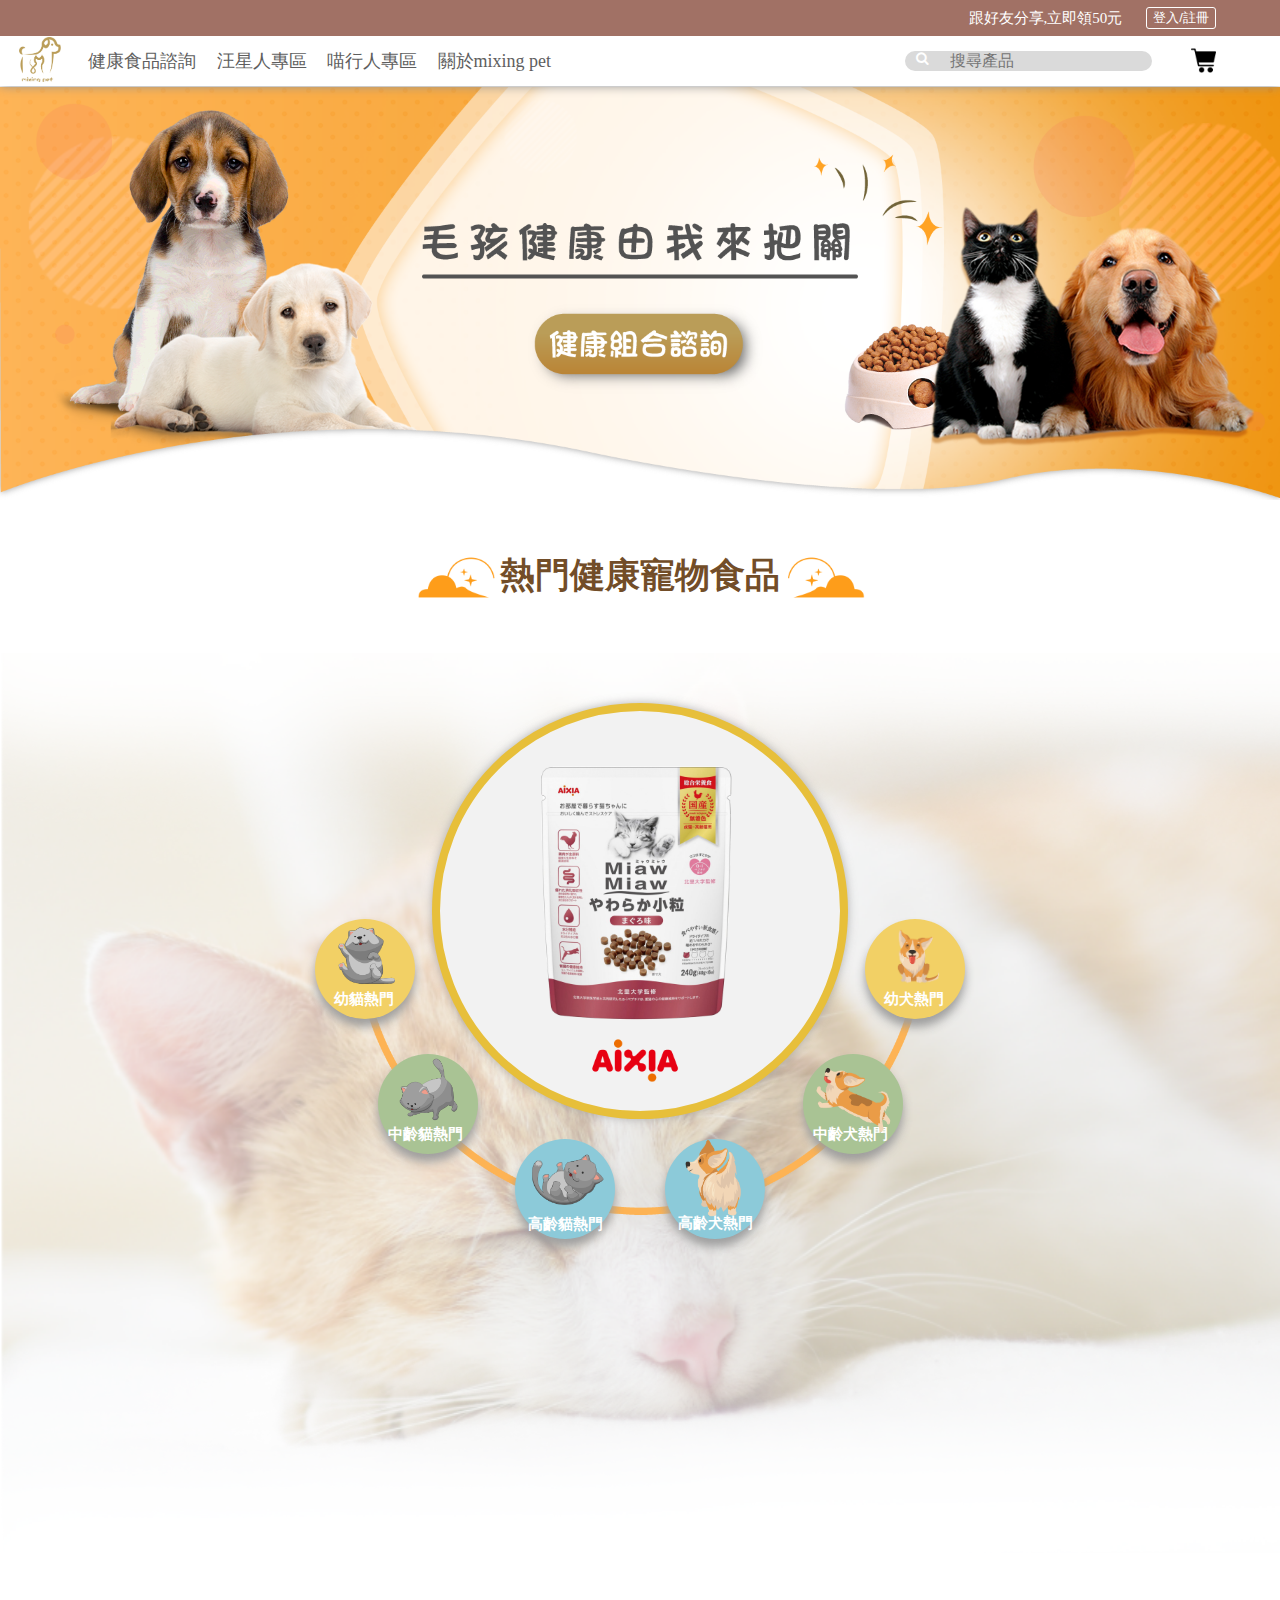
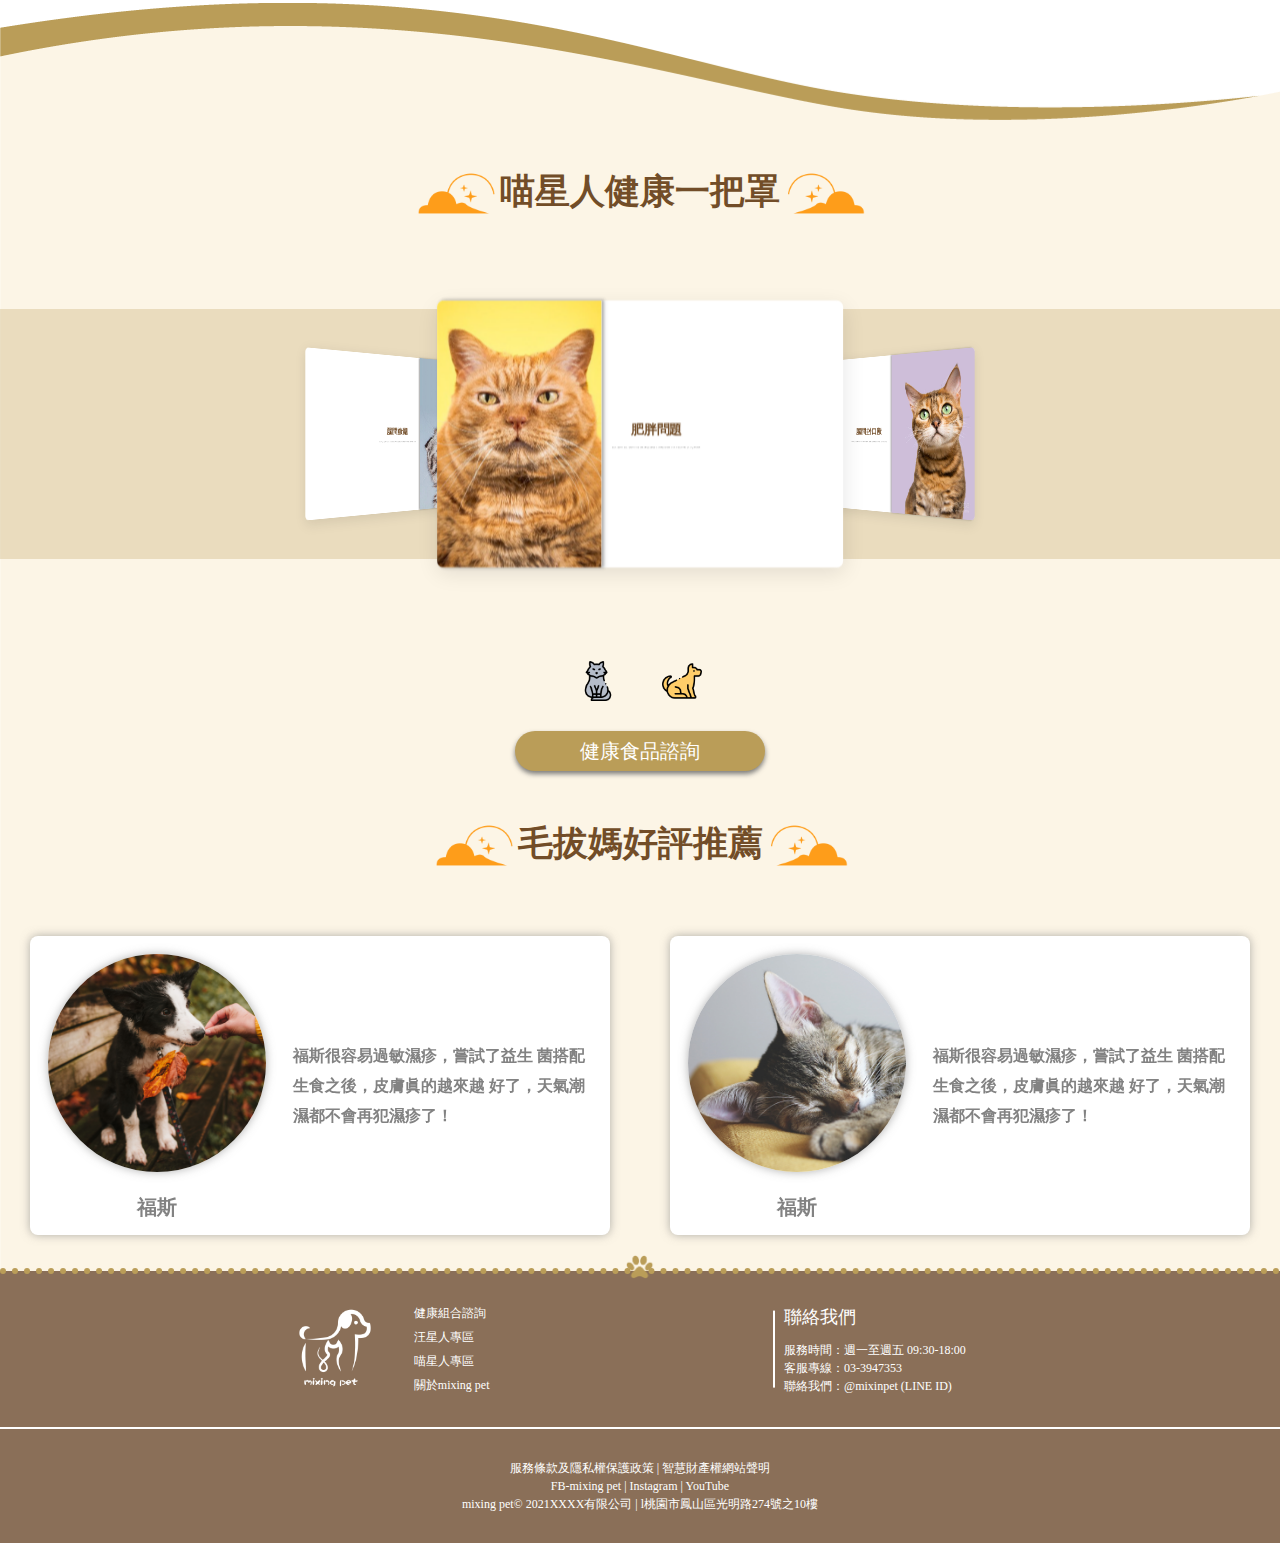
<file: index.html>
<!DOCTYPE html>
<html lang="en">

<head>
    <meta charset="UTF-8">
    <meta http-equiv="X-UA-Compatible" content="IE=edge">
    <meta name="viewport" content="width=device-width, initial-scale=1.0">
    <title>mixing pet</title>
    <link rel="stylesheet" href="css/reset.css">
    <link rel="stylesheet" href="css/index.css">
    <link href="//maxcdn.bootstrapcdn.com/font-awesome/4.1.0/css/font-awesome.min.css" rel="stylesheet">
</head>

<body>
    <nav>
        <div class="navbar-wrap">
            <div class="navbar-item">
                <p>跟好友分享,立即領50元</p>
                <div class="sign-in">
                    <button>登入/註冊</button>
                </div>
            </div>
        </div>
        <div class="menu-wrap">
            <div class="menu-item">
                <a href="index.html">
                    <img class="logo" src="pic/mixing-pet.png">
                </a>
            </div>
            <div class="search-product">
                <button class="icon"><i class="fa fa-search"></i></button>
                <input type="search" id="search" placeholder="搜尋產品" />
            </div>
            <div class="menu-btn-wrap">
                <ul class="menu-btn">

                    <li><a href="healthy-combination.html">健康食品諮詢 </a></li>


                    <li> <a href="dog-product.html">汪星人專區 </a></li>


                    <li> <a href="cat-product.html">喵行人專區 </a></li>


                    <li> <a href="about-us.html">關於mixing pet </a></li>

                </ul>
            </div>
            <div class="shopping-cart">
                <img src="pic/icon/cart.png" alt="">
            </div>
            <div class="hamburger">
                <button id="hamburger_bt"><img src="pic/icon/menu.png"></button>
                <ul id="hamburger_menu">
                    <li><a href="healthy-combination.html">健康食品諮詢</a></li>
                    <li><a href="dog-product.html">汪星人專區</a></li>
                    <li><a href="cat-product.html">喵星人專區</a></li>
                    <li><a href="about-us.html">關於mixing pet</a></li>
                </ul>
            </div>

        </div>
    </nav>
    <div class="banner">
        <a href="healthy-combination.html"><img src="pic/banner.png" alt=""></a>
    </div>

    <!-- --------------------------------熱門商品 -->

    <div class="popular">
        <div class="page-title-wrap">
            <h1>熱門健康寵物食品</h1>
        </div>
        <div class="popular-item change-pg fade">
            <div class="bg"></div>
            <div class="popular-top">
                <div class="pol-crl" id="pol_crl_c">
                    <a href="product-description.html">
                        <img class="big-pic-1 " id="big_pic_c_1" src="pic/product/AixiA-1-2.png" alt="">
                    </a>
                    <a href="#">
                        <img class="big-pic-2 remove" id="big_pic_c_2" src="pic/product/origin-1-2.png" alt="">
                    </a>
                    <a href="#">
                        <img class="big-pic-3 remove" id="big_pic_c_3" src="pic/product/ANF-1-2.png" alt="">
                    </a>
                </div>
                <button class="next" onclick="plusSlides(1)">CAT ></button>
            </div>

            <div class="choose">
                <button class="young-btn" id="young_btn_c">
                    <img src="pic/cat-1.png" alt="">
                    <p>幼貓</p>
                </button>
                <button class="middle-btn" id="middle_btn_c">
                    <img src="pic/cat-2.png" alt="">
                    <p>中齡貓</p>
                </button>
                <button class="old-btn" id="old_btn_c">
                    <img src="pic/cat-3.png" alt="">
                    <p>高齡貓</p>
                </button>
            </div>
        </div>
        <!-- ---------------------dog -->

        <div class="popular-item-dog change-pg fade">
            <div class="bg"></div>
            <div class="popular-top">
                <div class="pol-crl" id="pol_crl_d">
                    <a href="#">
                        <img class="big-pic-1 " id="big_pic_d_1" src="pic/product/toma-1-2.png" alt="">
                    </a>
                    <a href="#">
                        <img class="big-pic-2 remove" id="big_pic_d_2" src="pic/product/hiq-1-2.png" alt="">
                    </a>
                    <a href="#">
                        <img class="big-pic-3 remove" id="big_pic_d_3" src="pic/product/nutram-1-2.png" alt="">
                    </a>
                </div>
                <button class="next" onclick="plusSlides(1)">DOG ></button>
            </div>

            <div class="choose">
                <button class="young-btn" id="young_btn_d">
                    <img src="pic/dog-1.png" alt="">
                    <p>幼犬</p>
                </button>
                <button class="middle-btn" id="middle_btn_d">
                    <img src="pic/dog-2.png" alt="">
                    <p>中齡犬</p>
                </button>
                <button class="old-btn" id="old_btn_d">
                    <img src="pic/dog-3.png" alt="">
                    <p>高齡犬</p>
                </button>
            </div>
        </div>

    </div>
    <!-- -------------------------popular-b-RWD -->
    <div class="page-title-wrap delete">
        <h1>熱門健康寵物食品</h1>
    </div>
    <div class="popular-b">
        <div class="popular-item">
            <div class="pol-crl-rwd" id="pol-crl-rwd">
                <a href="product-description.html">
                    <img class="big-pic-1-rwd " id="big_pic_c_1_rwd" src="pic/product/AixiA-1-2.png" alt="">
                </a>
                <a href="#">
                    <img class="big-pic-1-rwd remove" id="big_pic_c_2_rwd" src="pic/product/origin-1-2.png" alt="">
                </a>
                <a href="#">
                    <img class="big-pic-1-rwd remove" id="big_pic_c_3_rwd" src="pic/product/ANF-1-2.png" alt="">
                </a>
                <a href="#">
                    <img class="big-pic-1-rwd remove" id="big_pic_d_1_rwd" src="pic/product/toma-1-2.png" alt="">
                </a>
                <a href="#">
                    <img class="big-pic-1-rwd remove" id="big_pic_d_2_rwd" src="pic/product/hiq-1-2.png" alt="">
                </a>
                <a href="#">
                    <img class="big-pic-1-rwd remove" id="big_pic_d_3_rwd" src="pic/product/nutram-1-2.png" alt="">
                </a>

            </div>
            <div class="semicircle">
                <img class="semicircle_line" src="pic/semicircle.png" alt="">
                <div class="yellow">
                    <div class="yellow-circle-cat" id="young_btn_c_rwd">
                        <img src="pic/cat-1.png" alt="">
                        <p>幼貓熱門</p>
                    </div>

                    <div class="yellow-circle-dog" id="young_btn_d_rwd">
                        <img src="pic/dog-1.png" alt="">
                        <p>幼犬熱門</p>
                    </div>

                </div>
                <div class="green">
                    <div class="green-circle-cat" id="middle_btn_c_rwd">
                        <img src="pic/cat-2.png" alt="">
                        <p>中齡貓熱門</p>
                    </div>
                    <div class="green-circle-dog" id="middle_btn_d_rwd">
                        <img src="pic/dog-2.png" alt="">
                        <p>中齡犬熱門</p>
                    </div>
                </div>
                <div class="blue">
                    <div class="blue-circle-cat" id="old_btn_c_rwd">
                        <img src="pic/cat-3.png" alt="">
                        <p>高齡貓熱門</p>
                    </div>
                    <div class="blue-circle-dog" id="old_btn_d_rwd">
                        <img src="pic/dog-3.png" alt="">
                        <p>高齡犬熱門</p>
                    </div>
                </div>

            </div>
        </div>
    </div>
    <!-- ------------------------------------------ -->
    <div class="contain-wrap">
        <div class="slideshow-dot">
            <div class="health-item fade">
                <div class="page-title-wrap move-top">
                    <h1>喵星人健康一把罩</h1>
                </div>
                <div class="health-box">
                    <div class="icon-cards ">
                        <div class="icon-cards__content">
                            <div class="icon-cards__item d-flex align-items-center justify-content-center">
                                <img src="pic/cat-pic-1.jpg" alt="">

                                <div class="health-introduction-tx">
                                    <h2>肥胖問題</h2>
                                    <p>
                                        關節疾病，尤其是退化性關節炎，主要皆是一種永久性的關節問題，除非直接做手術或置換關節，治療最重要目標是緩解狗狗的不舒服、防止關節疾病進一步的惡化，以及盡可能地保留功能。
                                    </p>
                                </div>
                            </div>
                            <div class="icon-cards__item d-flex align-items-center justify-content-center">
                                <img src="pic/cat-pic-2.jpg" alt="">

                                <div class="health-introduction-tx">
                                    <h2>適口性問題</h2>
                                    <p>
                                        關節疾病，尤其是退化性關節炎，主要皆是一種永久性的關節問題，除非直接做手術或置換關節，治療最重要目標是緩解狗狗的不舒服、防止關節疾病進一步的惡化，以及盡可能地保留功能。
                                    </p>
                                </div>
                            </div>
                            <div class="icon-cards__item d-flex align-items-center justify-content-center">
                                <img src="pic/cat-pic-3.jpg" alt="">

                                <div class="health-introduction-tx">
                                    <h2>腸道問題</h2>
                                    <p>
                                        關節疾病，尤其是退化性關節炎，主要皆是一種永久性的關節問題，除非直接做手術或置換關節，治療最重要目標是緩解狗狗的不舒服、防止關節疾病進一步的惡化，以及盡可能地保留功能。
                                    </p>
                                </div>
                            </div>
                        </div>
                    </div>
                </div>
            </div>

            <div class="health-item fade">
                <div class="page-title-wrap move-top">
                    <h1>汪星人健康一把罩</h1>
                </div>
                <div class="health-box">
                    <div class="icon-cards ">
                        <div class="icon-cards__content">
                            <div class="icon-cards__item d-flex align-items-center justify-content-center">
                                <img src="pic/dog-pic-1.jpg" alt="">

                                <div class="health-introduction-tx">
                                    <h2>關節問題</h2>
                                    <p>
                                        關節疾病，尤其是退化性關節炎，主要皆是一種永久性的關節問題，除非直接做手術或置換關節，治療最重要目標是緩解狗狗的不舒服、防止關節疾病進一步的惡化，以及盡可能地保留功能。
                                    </p>
                                </div>
                            </div>
                            <div class="icon-cards__item d-flex align-items-center justify-content-center">
                                <img src="pic/dog-pic-2.jpg" alt="">

                                <div class="health-introduction-tx">
                                    <h2>適口性問題</h2>
                                    <p>
                                        關節疾病，尤其是退化性關節炎，主要皆是一種永久性的關節問題，除非直接做手術或置換關節，治療最重要目標是緩解狗狗的不舒服、防止關節疾病進一步的惡化，以及盡可能地保留功能。
                                    </p>
                                </div>
                            </div>
                            <div class="icon-cards__item d-flex align-items-center justify-content-center">
                                <img src="pic/dog-pic-3.jpg" alt="">

                                <div class="health-introduction-tx">
                                    <h2>腸道問題</h2>
                                    <p>
                                        關節疾病，尤其是退化性關節炎，主要皆是一種永久性的關節問題，除非直接做手術或置換關節，治療最重要目標是緩解狗狗的不舒服、防止關節疾病進一步的惡化，以及盡可能地保留功能。
                                    </p>
                                </div>
                            </div>
                        </div>
                    </div>
                </div>
            </div>
        </div>

        <div class="choose-wrap">
            <img class="choose-pic" src="pic/icon/cat-icon.png" onclick="currentSlide(1)">
            <img class="choose-pic" src="pic/icon/dog-icon.png" onclick="currentSlide(2)">
        </div>

        <div class="advisory-btn-box">
            <button class="advisory-btn">健康食品諮詢</button>
        </div>

        <!-- ----------------------------- -->
        <div class="page-title-wrap move-top-2">
            <h1>毛拔媽好評推薦</h1>
        </div>
        <div class="comment-wrap">
            <div class="comment-item">
                <div class="card-wrapper">
                    <div class="comment-card front">
                        <div class="card-pic">
                            <img src="pic/comment-1.jpg" alt="">
                            <p>福斯</p>
                        </div>
                        <div class="card-text">
                            <p>福斯很容易過敏濕疹，嘗試了益生
                                菌搭配生食之後，皮膚眞的越來越
                                好了，天氣潮濕都不會再犯濕疹了！
                            </p>
                        </div>
                    </div>
                    <div class="comment-card back">
                        <div class="card-pic">
                            <img src="pic/comment-3.jpg" alt="">
                            <p>福斯</p>
                        </div>
                        <div class="card-text">
                            <p>福斯很容易過敏濕疹，嘗試了益生
                                菌搭配生食之後，皮膚眞的越來越
                                好了，天氣潮濕都不會再犯濕疹了！
                            </p>
                        </div>
                    </div>
                </div>

            </div>
            <div class="comment-item">
                <div class="card-wrapper">
                    <div class="comment-card front2">
                        <div class="card-pic">
                            <img src="pic/comment-2.jpg" alt="">
                            <p>福斯</p>
                        </div>
                        <div class="card-text">
                            <p>福斯很容易過敏濕疹，嘗試了益生
                                菌搭配生食之後，皮膚眞的越來越
                                好了，天氣潮濕都不會再犯濕疹了！
                            </p>
                        </div>
                    </div>
                    <div class="comment-card back2">
                        <div class="card-pic">
                            <img src="pic/comment-4.jpg" alt="">
                            <p>福斯</p>
                        </div>
                        <div class="card-text">
                            <p>福斯很容易過敏濕疹，嘗試了益生
                                菌搭配生食之後，皮膚眞的越來越
                                好了，天氣潮濕都不會再犯濕疹了！
                            </p>
                        </div>
                    </div>
                </div>

            </div>
        </div>
    </div>

    <footer>
        <div class="top-wrap">
            <div class="left-wrap">
                <div class="footer-logo">
                    <img src="pic/mixing-pet-w.png" alt="">
                </div>
                <div class="about-wrap">
                    <a href="healthy-combination.html">健康組合諮詢</a>
                    <a href="dog-product.html">汪星人專區</a>
                    <a href="dog-product.html">喵星人專區</a>
                    <a href="about-us.html">關於mixing pet</a>
                </div>
            </div>
            <div class="right-wrap">
                <p class="contact-us">聯絡我們</p>
                <p>服務時間：週一至週五 09:30-18:00</p>
                <p>客服專線：03-3947353</p>
                <p>聯絡我們：@mixinpet (LINE ID)</p>
            </div>
        </div>
        <div class="bottom-wrap">
            <div class="about-detail-wrap">
                <p>服務條款及隱私權保護政策 | 智慧財產權網站聲明</p>
                <p>FB-mixing pet | Instagram | YouTube</p>
                <p>mixing pet© 2021XXXX有限公司 | l桃園市鳳山區光明路274號之10樓</p>
            </div>
        </div>

    </footer>

    <script src="js/index.js"></script>
</body>

</html>
</file>
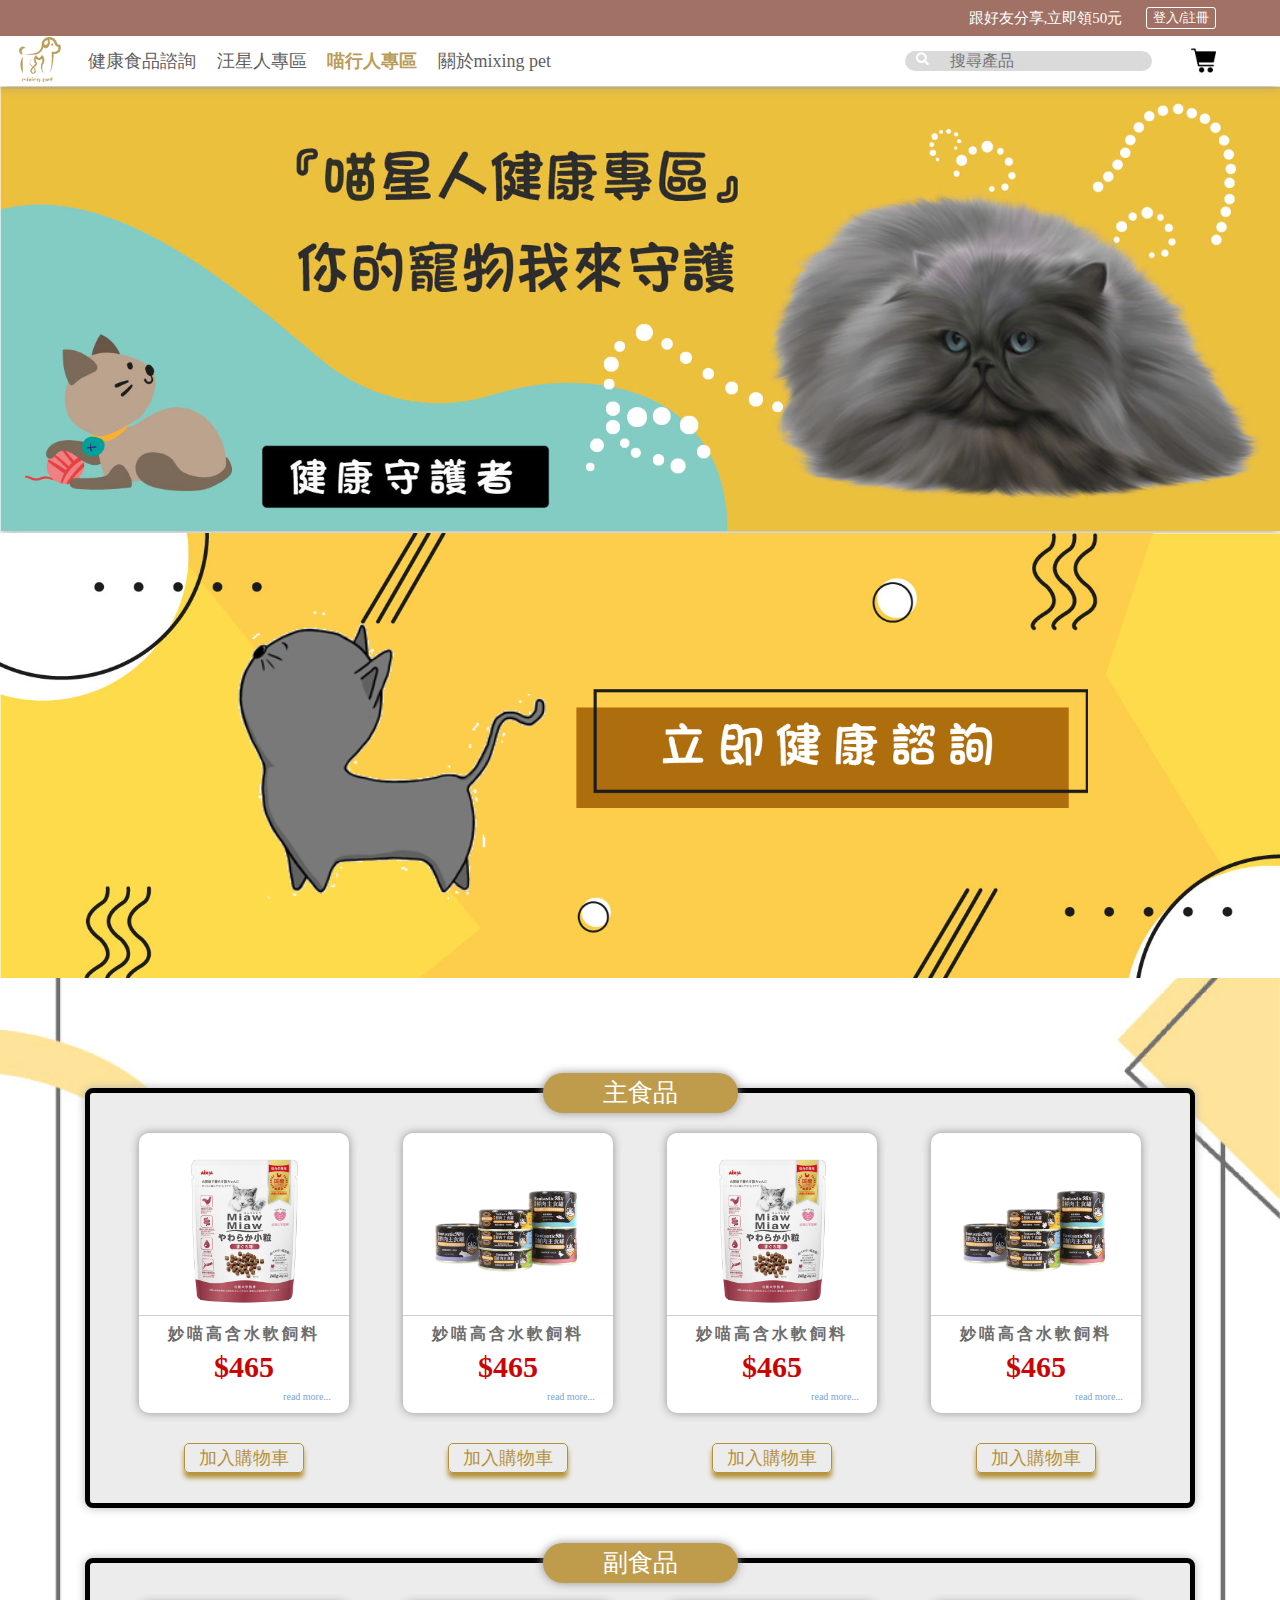
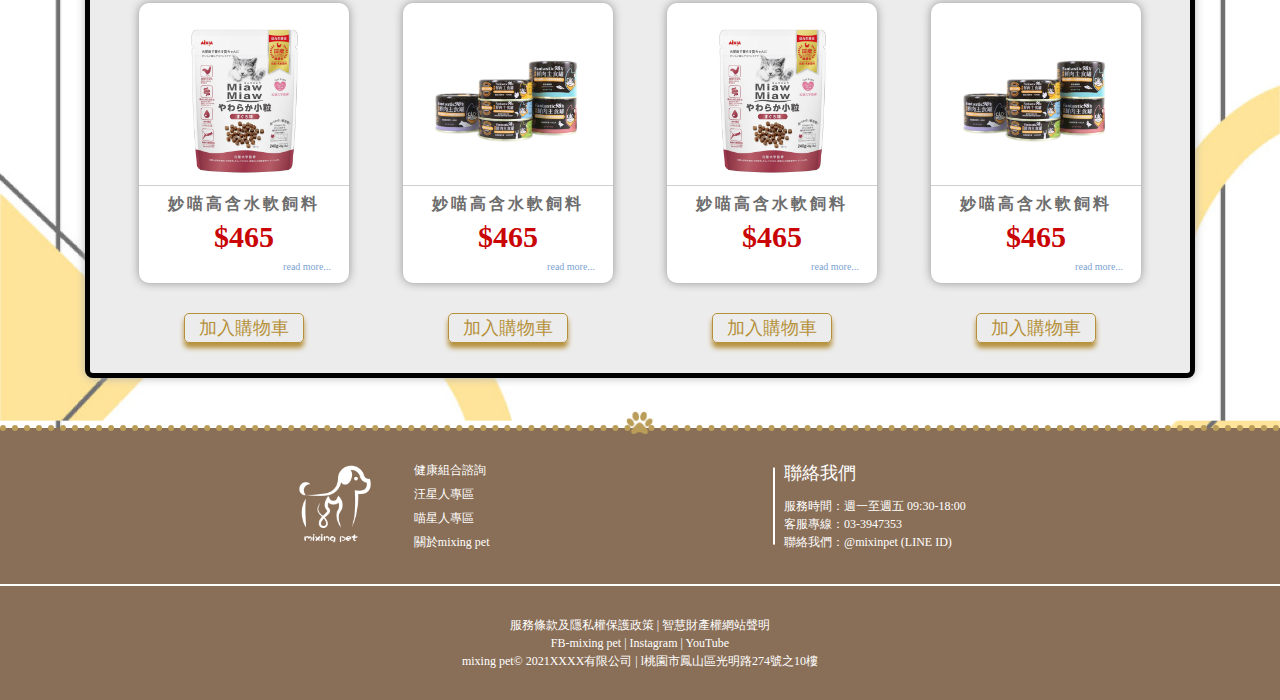
<file: cat-product.html>
<!DOCTYPE html>
<html lang="en">
<head>
    <meta charset="UTF-8">
    <meta http-equiv="X-UA-Compatible" content="IE=edge">
    <meta name="viewport" content="width=device-width, initial-scale=1.0">
    <title>喵星人專區</title>
    <link rel="stylesheet" href="css/reset.css">
    <link rel="stylesheet" href="css/dog-product.css">
    <link href="//maxcdn.bootstrapcdn.com/font-awesome/4.1.0/css/font-awesome.min.css" rel="stylesheet">
    <link href="css/animation.css" rel="stylesheet">

</head>
<body>
    <nav>
        <div class="navbar-wrap">
            <div class="navbar-item">
                <p>跟好友分享,立即領50元</p>
                <div class="sign-in">
                    <button>登入/註冊</button>
                </div>
            </div>
        </div>
        <div class="menu-wrap">
            <div class="menu-item">
                <a href="index.html">
                    <img class="logo" src="pic/mixing-pet.png">
                </a>
            </div>
            <div class="search-product">
                <button class="icon"><i class="fa fa-search"></i></button>
                <input type="search" id="search" placeholder="搜尋產品" />
            </div>
            <div class="menu-btn-wrap">
                <ul class="menu-btn">

                    <li><a href="healthy-combination.html">健康食品諮詢 </a></li>


                    <li > <a href="dog-product.html">汪星人專區 </a></li>


                    <li class="page-color"> <a href="cat-product.html">喵行人專區 </a></li>


                    <li> <a href="about-us.html">關於mixing pet </a></li>

                </ul>
            </div>
            <div class="shopping-cart">
                <img src="pic/icon/cart.png" alt="">
            </div>
            <div class="hamburger">
                <button id="hamburger_bt"><img src="pic/icon/menu.png"></button>
                <ul id="hamburger_menu">
                    <li><a href="healthy-combination.html">健康食品諮詢</a></li>
                    <li><a href="dog-product.html">汪星人專區</a></li>
                    <li><a href="cat-product.html">喵星人專區</a></li>
                    <li><a href="about-us.html">關於mixing pet</a></li>
                </ul>
            </div>

        </div>
    </nav>
    <!-- ---------------------------------- -->
   <div class="banner">
       <img src="pic/bannerCat.jpg" alt="">
   </div>
   <div class="result-tittle">
    <img src="pic/advisory_banner-bg.jpg" alt="">
   <img  class="dog-gif"  src="pic/cat-gif.gif" alt="">
   <a href="healthy-combination.html"> <img  class="advisory_banner-bt animate__animated animate__pulse animate__infinite" src="pic/advisory_banner-bt.png" alt=""></a>
</div>
   <div class="content-wrap">
       
    <div class="product-item">
        <div class="product-tittle">
            <h3>主食品</h3>
        </div>
        <div class="pro-all-wrap">
            <div class="cat-product-card-box">
                <a href="product-description.html">
                    <div class="cat-product-card">
                        <img src="pic/product/AixiA-1.png" alt="">
                        <h4>妙喵高含水軟飼料</h4>
                        <p class="price">$465</p>
                        <p class="read-more">read more...</p>
                    </div>
                </a>
                <div class="btn-box">
                    <button>加入購物車</button>
                </div>
            </div>
            <div class="cat-product-card-box">
                <a href="product-description.html">
                    <div class="cat-product-card">
                        <img src="pic/product/Canned.png" alt="">
                        <h4>妙喵高含水軟飼料</h4>
                        <p class="price">$465</p>
                        <p class="read-more">read more...</p>
                    </div>
                </a>
                <div class="btn-box">
                    <button>加入購物車</button>
                </div>
            </div>
            <div class="cat-product-card-box">
                <a href="product-description.html">
                    <div class="cat-product-card">
                        <img src="pic/product/AixiA-1.png" alt="">
                        <h4>妙喵高含水軟飼料</h4>
                        <p class="price">$465</p>
                        <p class="read-more">read more...</p>
                    </div>
                </a>
                <div class="btn-box">
                    <button>加入購物車</button>
                </div>
            </div>
            <div class="cat-product-card-box">
                <a href="product-description.html">
                    <div class="cat-product-card">
                        <img src="pic/product/Canned.png" alt="">
                        <h4>妙喵高含水軟飼料</h4>
                        <p class="price">$465</p>
                        <p class="read-more">read more...</p>
                    </div>
                </a>
                <div class="btn-box">
                    <button>加入購物車</button>
                </div>
            </div>
        </div>
        
    </div>
 

    <div class="product-item move">
        <div class="product-tittle">
            <h3>副食品</h3>
        </div>
        <div class="pro-all-wrap">
            <div class="cat-product-card-box">
                <a href="product-description.html">
                    <div class="cat-product-card">
                        <img src="pic/product/AixiA-1.png" alt="">
                        <h4>妙喵高含水軟飼料</h4>
                        <p class="price">$465</p>
                        <p class="read-more">read more...</p>
                    </div>
                </a>
                <div class="btn-box">
                    <button>加入購物車</button>
                </div>
            </div>
            <div class="cat-product-card-box">
                <a href="product-description.html">
                    <div class="cat-product-card">
                        <img src="pic/product/Canned.png" alt="">
                        <h4>妙喵高含水軟飼料</h4>
                        <p class="price">$465</p>
                        <p class="read-more">read more...</p>
                    </div>
                </a>
                <div class="btn-box">
                    <button>加入購物車</button>
                </div>
            </div>
            <div class="cat-product-card-box">
                <a href="product-description.html">
                    <div class="cat-product-card">
                        <img src="pic/product/AixiA-1.png" alt="">
                        <h4>妙喵高含水軟飼料</h4>
                        <p class="price">$465</p>
                        <p class="read-more">read more...</p>
                    </div>
                </a>
                <div class="btn-box">
                    <button>加入購物車</button>
                </div>
            </div>
            <div class="cat-product-card-box">
                <a href="product-description.html">
                    <div class="cat-product-card">
                        <img src="pic/product/Canned.png" alt="">
                        <h4>妙喵高含水軟飼料</h4>
                        <p class="price">$465</p>
                        <p class="read-more">read more...</p>
                    </div>
                </a>
                <div class="btn-box">
                    <button>加入購物車</button>
                </div>
            </div>
        </div>
        
    </div>

    <footer>
        <div class="top-wrap">
            <div class="left-wrap">
                <div class="footer-logo">
                    <img src="pic/mixing-pet-w.png" alt="">
                </div>
                <div class="about-wrap">
                    <a href="healthy-combination.html">健康組合諮詢</a>
                    <a href="dog-product.html">汪星人專區</a>
                    <a href="dog-product.html">喵星人專區</a>
                    <a href="about-us.html">關於mixing pet</a>
                </div>
            </div>
            <div class="right-wrap">
                <p class="contact-us">聯絡我們</p>
                <p>服務時間：週一至週五 09:30-18:00</p>
                <p>客服專線：03-3947353</p>
                <p>聯絡我們：@mixinpet (LINE ID)</p>
            </div>
        </div>
        <div class="bottom-wrap">
            <div class="about-detail-wrap">
                <p>服務條款及隱私權保護政策 | 智慧財產權網站聲明</p>
                <p>FB-mixing pet | Instagram | YouTube</p>
                <p>mixing pet© 2021XXXX有限公司 | l桃園市鳳山區光明路274號之10樓</p>
            </div>
        </div>

    </footer>

   </div>
 


    <script src="js/dog-product.js"></script>
</body>
</html>
</file>
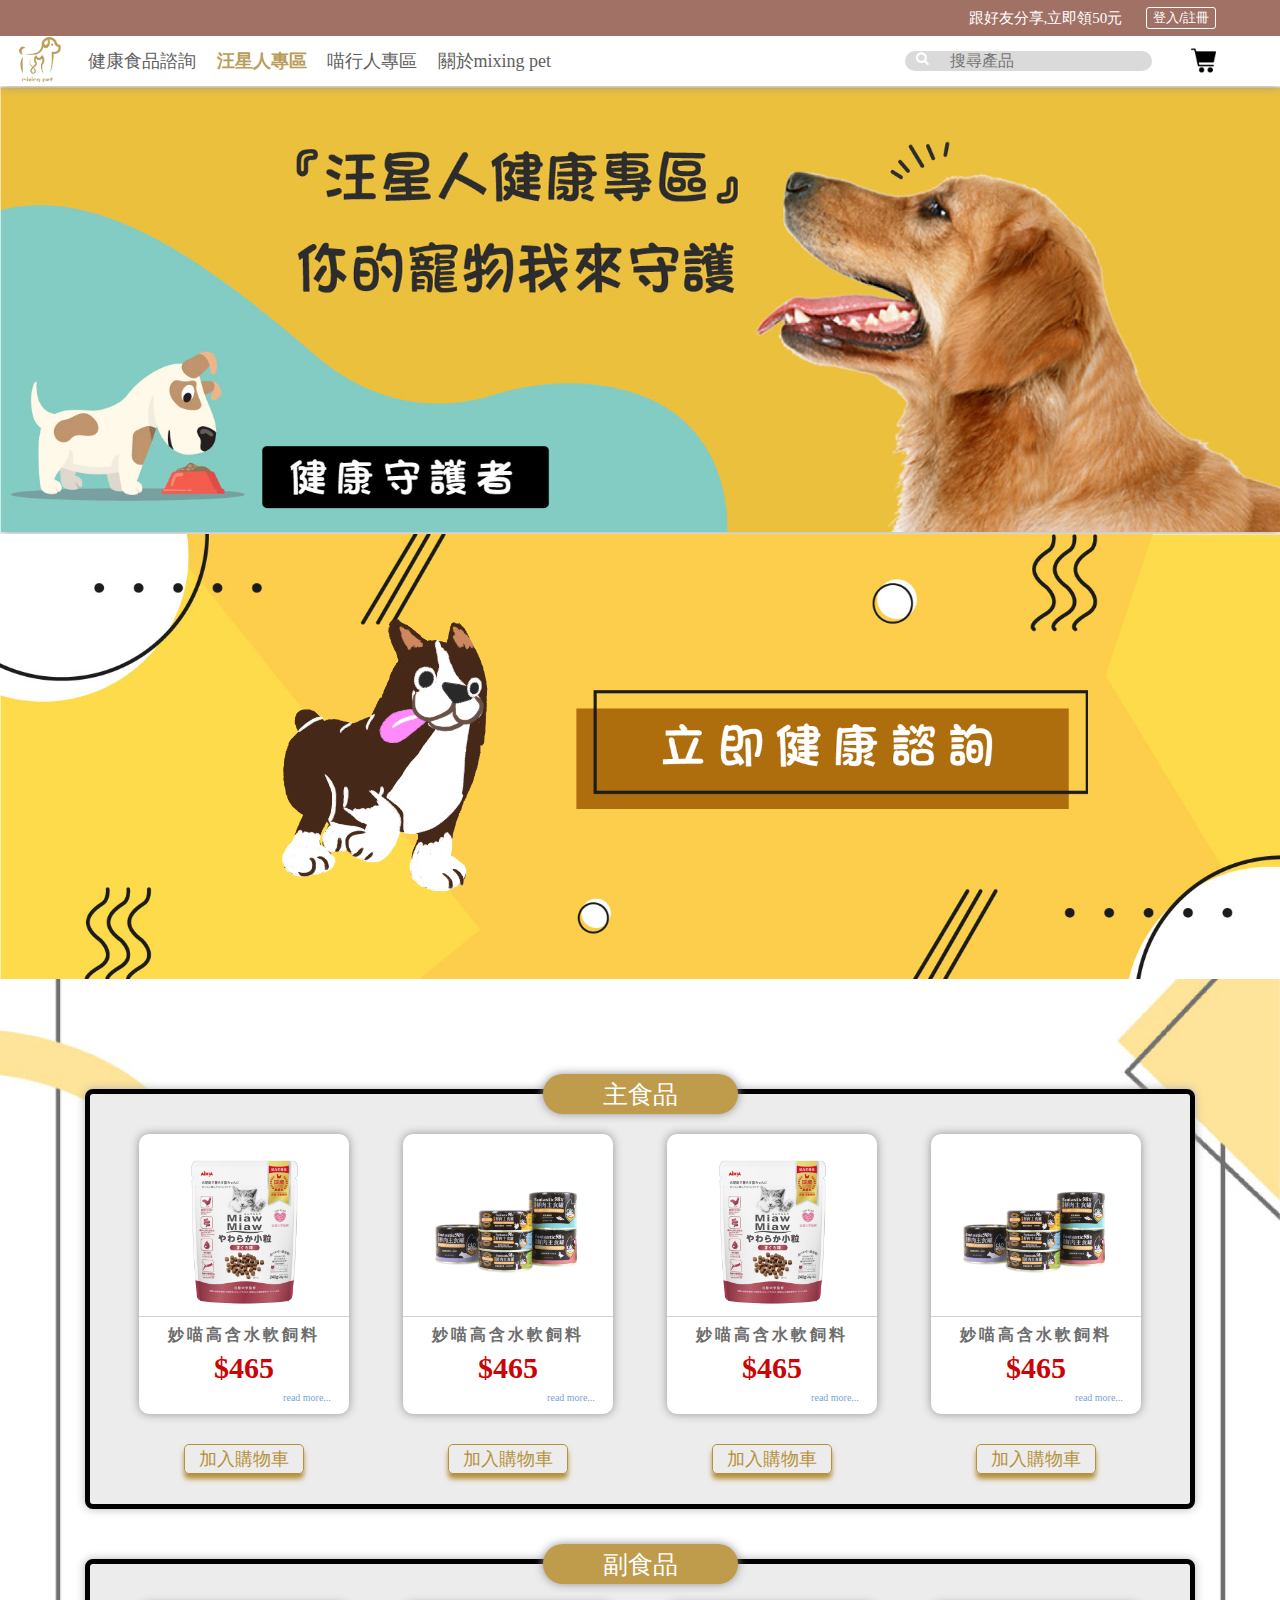
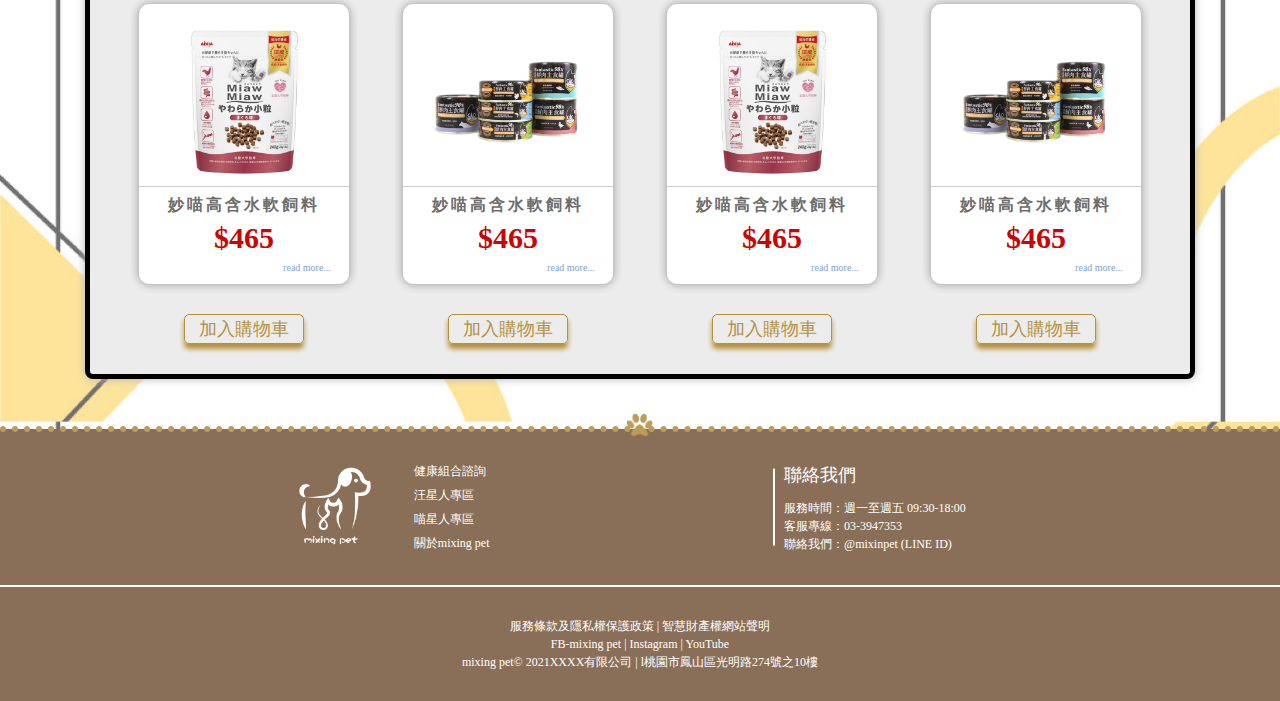
<file: dog-product.html>
<!DOCTYPE html>
<html lang="en">
<head>
    <meta charset="UTF-8">
    <meta http-equiv="X-UA-Compatible" content="IE=edge">
    <meta name="viewport" content="width=device-width, initial-scale=1.0">
    <title>汪星人專區</title>
    <link rel="stylesheet" href="css/reset.css">
    <link rel="stylesheet" href="css/dog-product.css">
    <link href="//maxcdn.bootstrapcdn.com/font-awesome/4.1.0/css/font-awesome.min.css" rel="stylesheet">
    <link href="css/animation.css" rel="stylesheet">

</head>
<body>
    <nav>
        <div class="navbar-wrap">
            <div class="navbar-item">
                <p>跟好友分享,立即領50元</p>
                <div class="sign-in">
                    <button>登入/註冊</button>
                </div>
            </div>
        </div>
        <div class="menu-wrap">
            <div class="menu-item">
                <a href="index.html">
                    <img class="logo" src="pic/mixing-pet.png">
                </a>
            </div>
            <div class="search-product">
                <button class="icon"><i class="fa fa-search"></i></button>
                <input type="search" id="search" placeholder="搜尋產品" />
            </div>
            <div class="menu-btn-wrap">
                <ul class="menu-btn">

                    <li><a href="healthy-combination.html">健康食品諮詢 </a></li>


                    <li class="page-color"> <a href="dog-product.html">汪星人專區 </a></li>


                    <li> <a href="cat-product.html">喵行人專區 </a></li>


                    <li> <a href="about-us.html">關於mixing pet </a></li>

                </ul>
            </div>
            <div class="shopping-cart">
                <img src="pic/icon/cart.png" alt="">
            </div>
            <div class="hamburger">
                <button id="hamburger_bt"><img src="pic/icon/menu.png"></button>
                <ul id="hamburger_menu">
                    <li><a href="healthy-combination.html">健康食品諮詢</a></li>
                    <li><a href="dog-product.html">汪星人專區</a></li>
                    <li><a href="cat-product.html">喵星人專區</a></li>
                    <li><a href="about-us.html">關於mixing pet</a></li>
                </ul>
            </div>

        </div>
    </nav>
    <!-- ---------------------------------- -->
   <div class="banner">
       <img src="pic/bannerDog.jpg" alt="">
   </div>
   <div class="result-tittle">
    <img src="pic/advisory_banner-bg.jpg" alt="">
    <img  class="dog-gif"  src="pic/dog-gif.gif" alt="">
   <a href="healthy-combination.html"><img  class="advisory_banner-bt animate__animated animate__pulse animate__infinite" src="pic/advisory_banner-bt.png" alt="">
</div></a> 
   <div class="content-wrap">
       
    <div class="product-item">
        <div class="product-tittle">
            <h3>主食品</h3>
        </div>
        <div class="pro-all-wrap">
            <div class="cat-product-card-box">
                <a href="product-description.html">
                    <div class="cat-product-card">
                        <img src="pic/product/AixiA-1.png" alt="">
                        <h4>妙喵高含水軟飼料</h4>
                        <p class="price">$465</p>
                        <p class="read-more">read more...</p>
                    </div>
                </a>
                <div class="btn-box">
                    <button>加入購物車</button>
                </div>
            </div>
            <div class="cat-product-card-box">
                <a href="product-description.html">
                    <div class="cat-product-card">
                        <img src="pic/product/Canned.png" alt="">
                        <h4>妙喵高含水軟飼料</h4>
                        <p class="price">$465</p>
                        <p class="read-more">read more...</p>
                    </div>
                </a>
                <div class="btn-box">
                    <button>加入購物車</button>
                </div>
            </div>
            <div class="cat-product-card-box">
                <a href="product-description.html">
                    <div class="cat-product-card">
                        <img src="pic/product/AixiA-1.png" alt="">
                        <h4>妙喵高含水軟飼料</h4>
                        <p class="price">$465</p>
                        <p class="read-more">read more...</p>
                    </div>
                </a>
                <div class="btn-box">
                    <button>加入購物車</button>
                </div>
            </div>
            <div class="cat-product-card-box">
                <a href="product-description.html">
                    <div class="cat-product-card">
                        <img src="pic/product/Canned.png" alt="">
                        <h4>妙喵高含水軟飼料</h4>
                        <p class="price">$465</p>
                        <p class="read-more">read more...</p>
                    </div>
                </a>
                <div class="btn-box">
                    <button>加入購物車</button>
                </div>
            </div>
        </div>
        
    </div>
 

    <div class="product-item move">
        <div class="product-tittle">
            <h3>副食品</h3>
        </div>
        <div class="pro-all-wrap">
            <div class="cat-product-card-box">
                <a href="product-description.html">
                    <div class="cat-product-card">
                        <img src="pic/product/AixiA-1.png" alt="">
                        <h4>妙喵高含水軟飼料</h4>
                        <p class="price">$465</p>
                        <p class="read-more">read more...</p>
                    </div>
                </a>
                <div class="btn-box">
                    <button>加入購物車</button>
                </div>
            </div>
            <div class="cat-product-card-box">
                <a href="product-description.html">
                    <div class="cat-product-card">
                        <img src="pic/product/Canned.png" alt="">
                        <h4>妙喵高含水軟飼料</h4>
                        <p class="price">$465</p>
                        <p class="read-more">read more...</p>
                    </div>
                </a>
                <div class="btn-box">
                    <button>加入購物車</button>
                </div>
            </div>
            <div class="cat-product-card-box">
                <a href="product-description.html">
                    <div class="cat-product-card">
                        <img src="pic/product/AixiA-1.png" alt="">
                        <h4>妙喵高含水軟飼料</h4>
                        <p class="price">$465</p>
                        <p class="read-more">read more...</p>
                    </div>
                </a>
                <div class="btn-box">
                    <button>加入購物車</button>
                </div>
            </div>
            <div class="cat-product-card-box">
                <a href="product-description.html">
                    <div class="cat-product-card">
                        <img src="pic/product/Canned.png" alt="">
                        <h4>妙喵高含水軟飼料</h4>
                        <p class="price">$465</p>
                        <p class="read-more">read more...</p>
                    </div>
                </a>
                <div class="btn-box">
                    <button>加入購物車</button>
                </div>
            </div>
        </div>
        
    </div>

    <footer>
        <div class="top-wrap">
            <div class="left-wrap">
                <div class="footer-logo">
                    <img src="pic/mixing-pet-w.png" alt="">
                </div>
                <div class="about-wrap">
                    <a href="healthy-combination.html">健康組合諮詢</a>
                    <a href="dog-product.html">汪星人專區</a>
                    <a href="dog-product.html">喵星人專區</a>
                    <a href="about-us.html">關於mixing pet</a>
                </div>
            </div>
            <div class="right-wrap">
                <p class="contact-us">聯絡我們</p>
                <p>服務時間：週一至週五 09:30-18:00</p>
                <p>客服專線：03-3947353</p>
                <p>聯絡我們：@mixinpet (LINE ID)</p>
            </div>
        </div>
        <div class="bottom-wrap">
            <div class="about-detail-wrap">
                <p>服務條款及隱私權保護政策 | 智慧財產權網站聲明</p>
                <p>FB-mixing pet | Instagram | YouTube</p>
                <p>mixing pet© 2021XXXX有限公司 | l桃園市鳳山區光明路274號之10樓</p>
            </div>
        </div>

    </footer>

   </div>
 


    <script src="js/dog-product.js"></script>
</body>
</html>
</file>
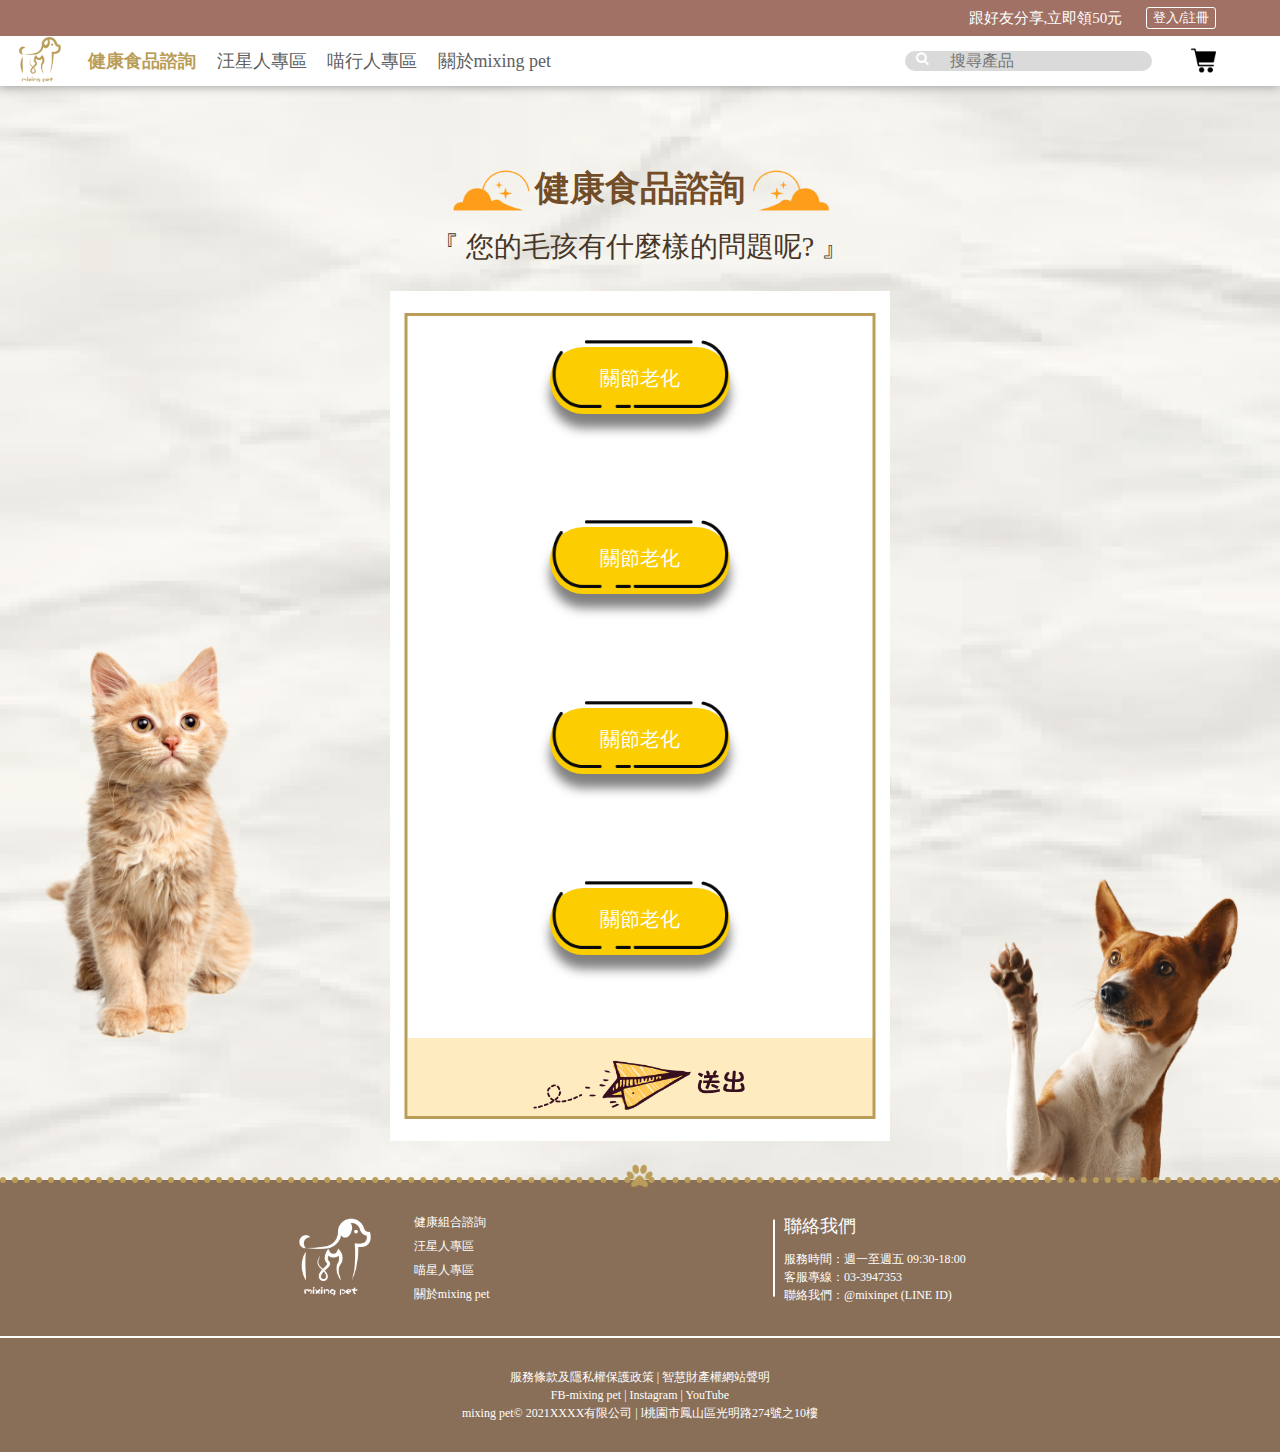
<file: healthy-combination-2.html>
<!DOCTYPE html>
<html lang="en">

<head>
    <meta charset="UTF-8">
    <meta http-equiv="X-UA-Compatible" content="IE=edge">
    <meta name="viewport" content="width=device-width, initial-scale=1.0">
    <title>健康食品諮詢</title>
    <link rel="stylesheet" href="css/reset.css">
    <link rel="stylesheet" href="css/healthy-combination-2.css">
    <link href="//maxcdn.bootstrapcdn.com/font-awesome/4.1.0/css/font-awesome.min.css" rel="stylesheet">
</head>

<body>
    <nav>
        <div class="navbar-wrap">
            <div class="navbar-item">
                <p>跟好友分享,立即領50元</p>
                <div class="sign-in">
                    <button>登入/註冊</button>
                </div>
            </div>
        </div>
        <div class="menu-wrap">
            <div class="menu-item">
                <a href="index.html">
                    <img class="logo" src="pic/mixing-pet.png">
                </a>
            </div>
            <div class="search-product">
                <button class="icon"><i class="fa fa-search"></i></button>
                <input type="search" id="search" placeholder="搜尋產品" />
            </div>
            <div class="menu-btn-wrap">
                <ul class="menu-btn">

                    <li class="page-color"><a href="healthy-combination.html">健康食品諮詢 </a></li>


                    <li> <a href="dog-product.html">汪星人專區 </a></li>


                    <li> <a href="cat-product.html">喵行人專區 </a></li>


                    <li> <a href="about-us.html">關於mixing pet </a></li>

                </ul>
            </div>
            <div class="shopping-cart">
                <img src="pic/icon/cart.png" alt="">
            </div>
            <div class="hamburger">
                <button id="hamburger_bt"><img src="pic/icon/menu.png"></button>
                <ul id="hamburger_menu">
                    <li><a href="healthy-combination.html">健康食品諮詢</a></li>
                    <li><a href="dog-product.html">汪星人專區</a></li>
                    <li><a href="cat-product.html">喵星人專區</a></li>
                    <li><a href="about-us.html">關於mixing pet</a></li>
                </ul>
            </div>

        </div>
    </nav>
    <!-- ---------------------------------- -->
    <div class="content-wrap">
        <div class="page-title-wrap">
            <h1>健康食品諮詢</h1>
        </div>
        <div class="question-wrap">
            <h2>『 您的毛孩有什麼樣的問題呢? 』</h2>
            <div class="options-card">
                <div class="inner-wrap">
                    <div class="btn-box">
                        <button class="btn-item">
                            <div class="btn-pic-wrap" id="btn-choose">
                                <img class="aa" src="./pic/button-line.png" alt="">
                                <p>關節老化</p>
                            </div>
                        </button>
                    </div>

                    <div class="btn-box">
                        <button class="btn-item">
                            <div class="btn-pic-wrap" id="btn-choose2">
                                <img class="aa" src="./pic/button-line.png" alt="">
                                <p>關節老化</p>
                            </div>
                        </button>
                    </div>


                    <div class="btn-box">
                        <button class="btn-item">
                            <div class="btn-pic-wrap" id="btn-choose3">
                                <img class="aa" src="./pic/button-line.png" alt="">
                                <p>關節老化</p>
                            </div>
                        </button>
                    </div>


                    <div class="btn-box">
                        <button class="btn-item">
                            <div class="btn-pic-wrap" id="btn-choose4">
                                <img class="aa" src="./pic/button-line.png" alt="">
                                <p>關節老化</p>
                            </div>
                        </button>
                    </div>
                    <a class="send-bt-wrap" href="search-result.html">
                    <button class="send-bt">
                        <img src="pic/send.png" alt="">
                    </button>
                </a>
                </div>



                


            </div>

            <div class="left-cat-pic">
                <img src="./pic/kitty.png" alt="">
            </div>
            <div class="right-dog-pic">
                <img src="./pic/dog-foot.png" alt="">
            </div>

            <div class="cat-paw-wrap">
                <div class="paw-pic">
                    <img src="pic/cat-paw-1.png" alt="">
                </div>
                <div class="paw-pic">
                    <img src="pic/cat-paw-4.png" alt="">
                </div>
                <div class="paw-pic">
                    <img src="pic/cat-paw-3.png" alt="">
                </div>
                <div class="paw-pic">
                    <img src="pic/cat-paw-2.png" alt="">
                </div>

            </div>
            <footer>
                <div class="top-wrap">
                    <div class="left-wrap">
                        <div class="footer-logo">
                            <img src="pic/mixing-pet-w.png" alt="">
                        </div>
                        <div class="about-wrap">
                            <a href="healthy-combination.html">健康組合諮詢</a>
                            <a href="dog-product.html">汪星人專區</a>
                            <a href="dog-product.html">喵星人專區</a>
                            <a href="about-us.html">關於mixing pet</a>
                        </div>
                    </div>
                    <div class="right-wrap">
                        <p class="contact-us">聯絡我們</p>
                        <p>服務時間：週一至週五 09:30-18:00</p>
                        <p>客服專線：03-3947353</p>
                        <p>聯絡我們：@mixinpet (LINE ID)</p>
                    </div>
                </div>
                <div class="bottom-wrap">
                    <div class="about-detail-wrap">
                        <p>服務條款及隱私權保護政策 | 智慧財產權網站聲明</p>
                        <p>FB-mixing pet | Instagram | YouTube</p>
                        <p>mixing pet© 2021XXXX有限公司 | l桃園市鳳山區光明路274號之10樓</p>
                    </div>
                </div>

            </footer>
        </div>


        <script src="js/healthy-combination-2.js"> </script>
</body>

</html>
</file>
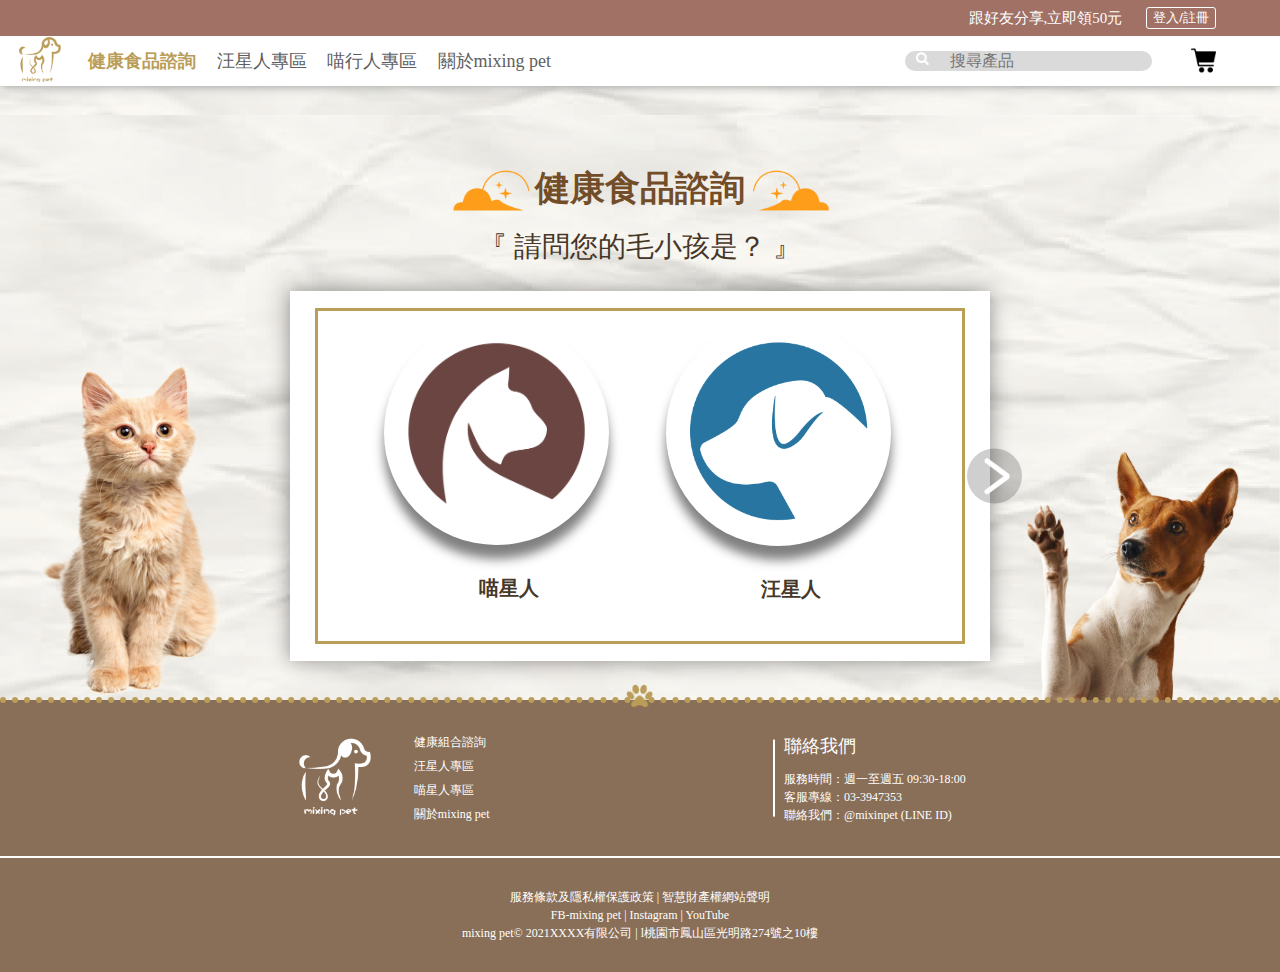
<file: healthy-combination.html>
<!DOCTYPE html>
<html lang="en">
<head>
    <meta charset="UTF-8">
    <meta http-equiv="X-UA-Compatible" content="IE=edge">
    <meta name="viewport" content="width=device-width, initial-scale=1.0">
    <title>健康食品諮詢</title>
    <link rel="stylesheet" href="css/reset.css">
    <link rel="stylesheet" href="css/healthy-combination.css">
    <link href="//maxcdn.bootstrapcdn.com/font-awesome/4.1.0/css/font-awesome.min.css" rel="stylesheet">
</head>
<body>
    <nav>
        <div class="navbar-wrap">
            <div class="navbar-item">
                <p>跟好友分享,立即領50元</p>
                <div class="sign-in">
                    <button>登入/註冊</button>
                </div>
            </div>
        </div>
        <div class="menu-wrap">
            <div class="menu-item">
                <a href="index.html">
                    <img class="logo" src="pic/mixing-pet.png">
                </a>
            </div>
            <div class="search-product">
                <button class="icon"><i class="fa fa-search"></i></button>
                <input type="search" id="search" placeholder="搜尋產品" />
            </div>
            <div class="menu-btn-wrap">
                <ul class="menu-btn">

                    <li class="page-color"><a href="healthy-combination.html">健康食品諮詢 </a></li>


                    <li> <a href="dog-product.html">汪星人專區 </a></li>


                    <li> <a href="cat-product.html">喵行人專區 </a></li>


                    <li> <a href="about-us.html">關於mixing pet </a></li>

                </ul>
            </div>
            <div class="shopping-cart">
                <img src="pic/icon/cart.png" alt="">
            </div>
            <div class="hamburger">
                <button id="hamburger_bt"><img src="pic/icon/menu.png"></button>
                <ul id="hamburger_menu">
                    <li><a href="healthy-combination.html">健康食品諮詢</a></li>
                    <li><a href="dog-product.html">汪星人專區</a></li>
                    <li><a href="cat-product.html">喵星人專區</a></li>
                    <li><a href="about-us.html">關於mixing pet</a></li>
                </ul>
            </div>

        </div>
    </nav>
    <!-- ---------------------------------- -->
    <div class="content-wrap">
        <div class="page-title-wrap">
            <h1>健康食品諮詢</h1>
        </div>
        <div class="question-wrap">
            <h2>『 請問您的毛小孩是？ 』</h2>
            <div class="options-card">
                <button class="btn-item move-lest">
                    <div class="btn-pic-wrap">
                        <img class="aa" src="./pic/cat_choose.png" alt="">
                    </div>

                    <p>喵星人</p>
                </button>
                <button class="btn-item">
                    <div class="btn-pic-wrap">
                        <img src="./pic/dog_choose.png" alt="">
                    </div>
                    <p>汪星人</p>
                </button>
                <a href="healthy-combination-2.html">
                    <button class="next">                    
                        <div class="next-arrow-warp">
                            <img src="./pic/arrow.png" alt="" class="next-icon">
                        </div>
                    </button>
                </a>              
            </div>
            <div class="left-cat-pic">
                <img src="./pic/kitty.png" alt="">
            </div>
            <div class="right-dog-pic">
                <img src="./pic/dog-foot.png" alt="">
            </div>
        </div>

        <div class="cat-paw-wrap">
            <div class="paw-pic">
                <img src="pic/cat-paw-1.png" alt="">
            </div>
            <div class="paw-pic">
                <img src="pic/cat-paw-4.png" alt="">
            </div>
            <div class="paw-pic">
                <img src="pic/cat-paw-3.png" alt="">
            </div>
            <div class="paw-pic">
                <img src="pic/cat-paw-2.png" alt="">
            </div>
            
        </div>
        <footer>
            <div class="top-wrap">
                <div class="left-wrap">
                    <div class="footer-logo">
                        <img src="pic/mixing-pet-w.png" alt="">
                    </div>
                    <div class="about-wrap">
                        <a href="healthy-combination.html">健康組合諮詢</a>
                        <a href="dog-product.html">汪星人專區</a>
                        <a href="dog-product.html">喵星人專區</a>
                        <a href="about-us.html">關於mixing pet</a>
                    </div>
                </div>
                <div class="right-wrap">
                    <p class="contact-us">聯絡我們</p>
                    <p>服務時間：週一至週五 09:30-18:00</p>
                    <p>客服專線：03-3947353</p>
                    <p>聯絡我們：@mixinpet (LINE ID)</p>
                </div>
            </div>
            <div class="bottom-wrap">
                <div class="about-detail-wrap">
                    <p>服務條款及隱私權保護政策 | 智慧財產權網站聲明</p>
                    <p>FB-mixing pet | Instagram | YouTube</p>
                    <p>mixing pet© 2021XXXX有限公司 | l桃園市鳳山區光明路274號之10樓</p>
                </div>
            </div>
    
        </footer>
    </div>

  
    <script src="js/healthy-combination.js"> </script>
</body>
</html>
</file>
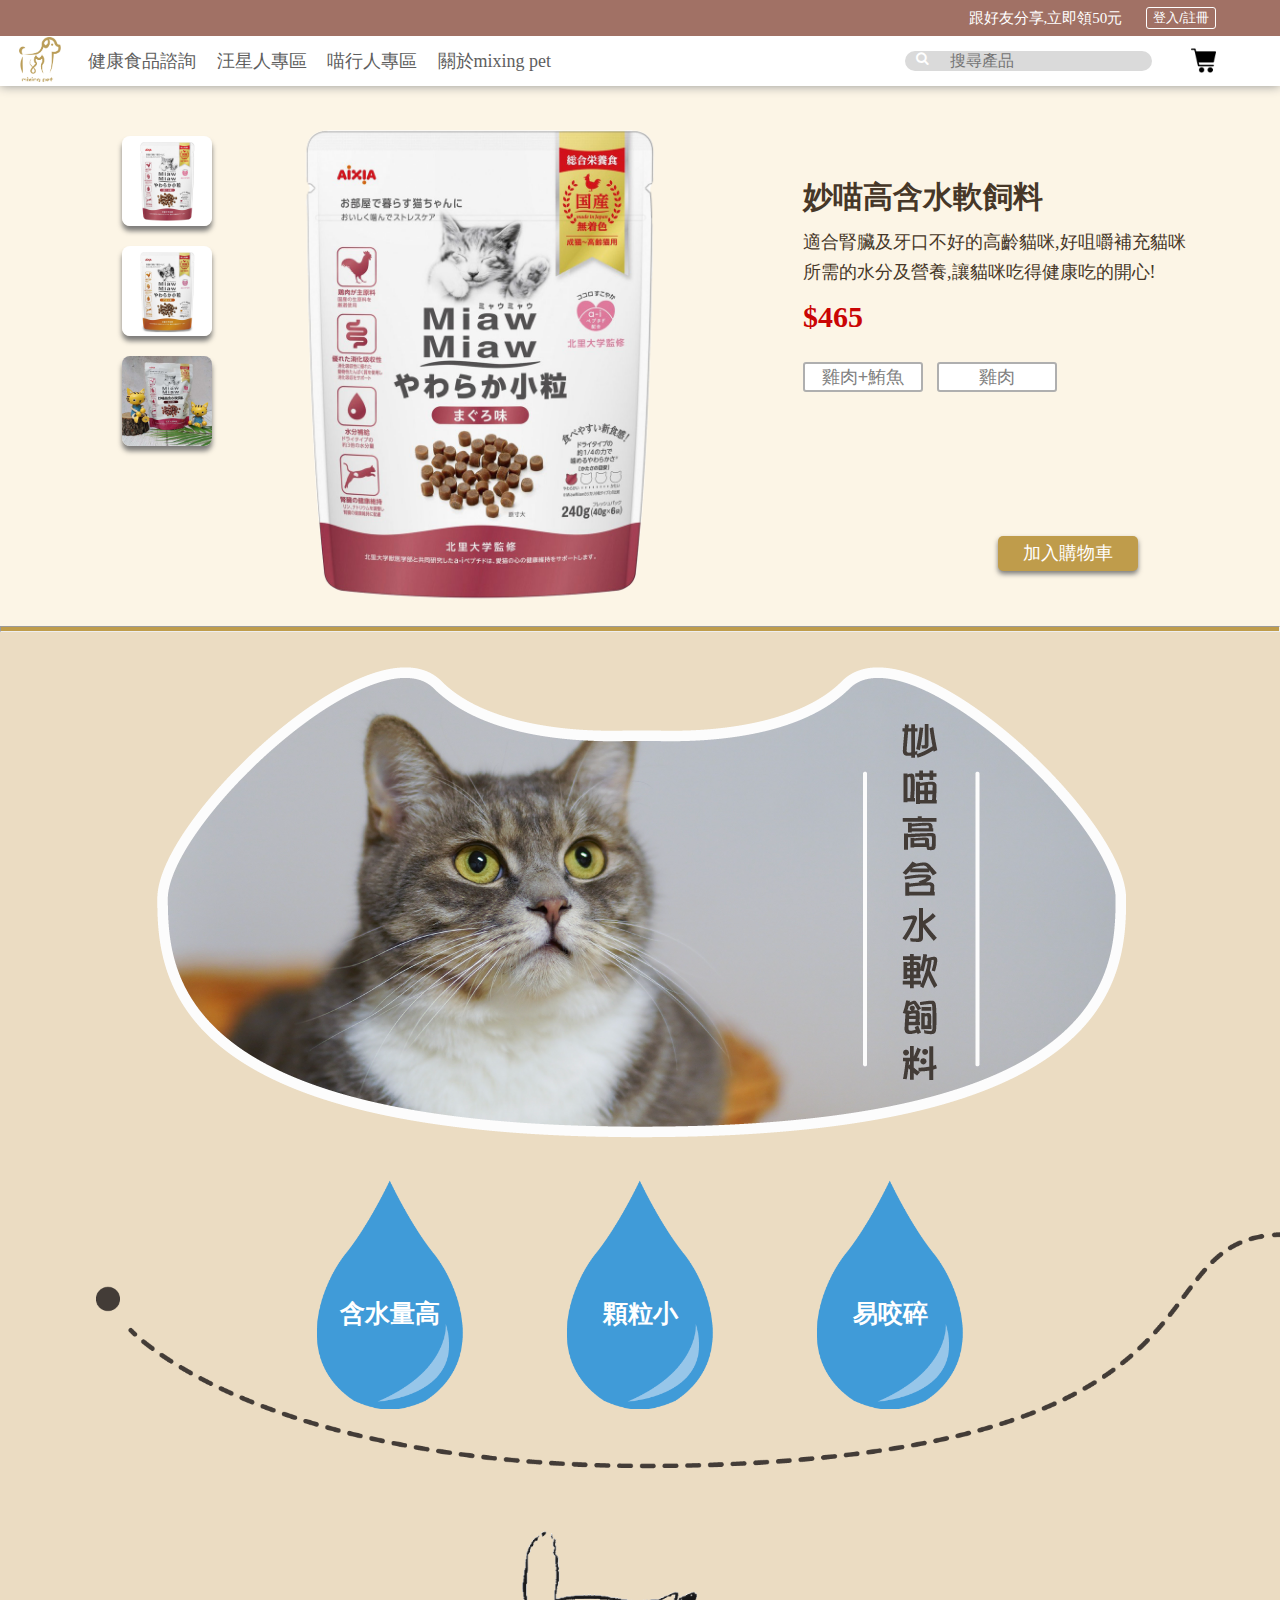
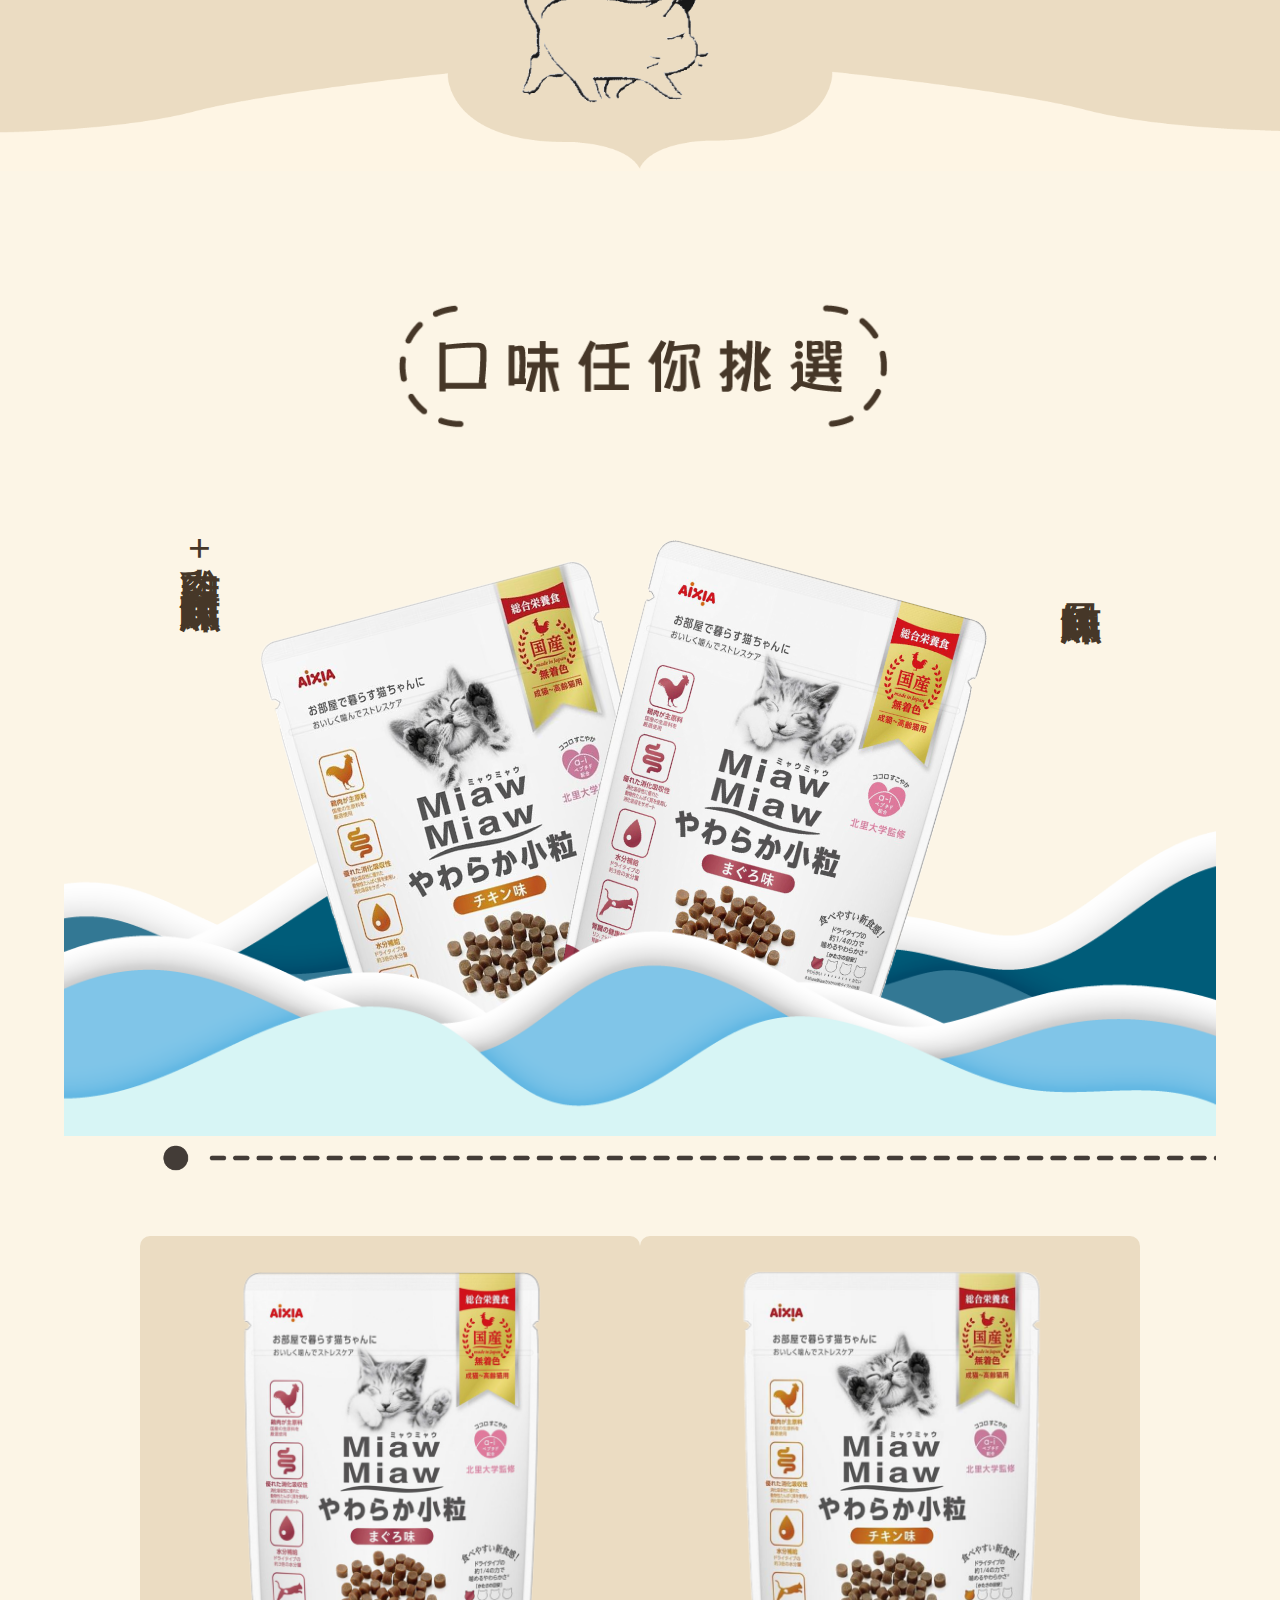
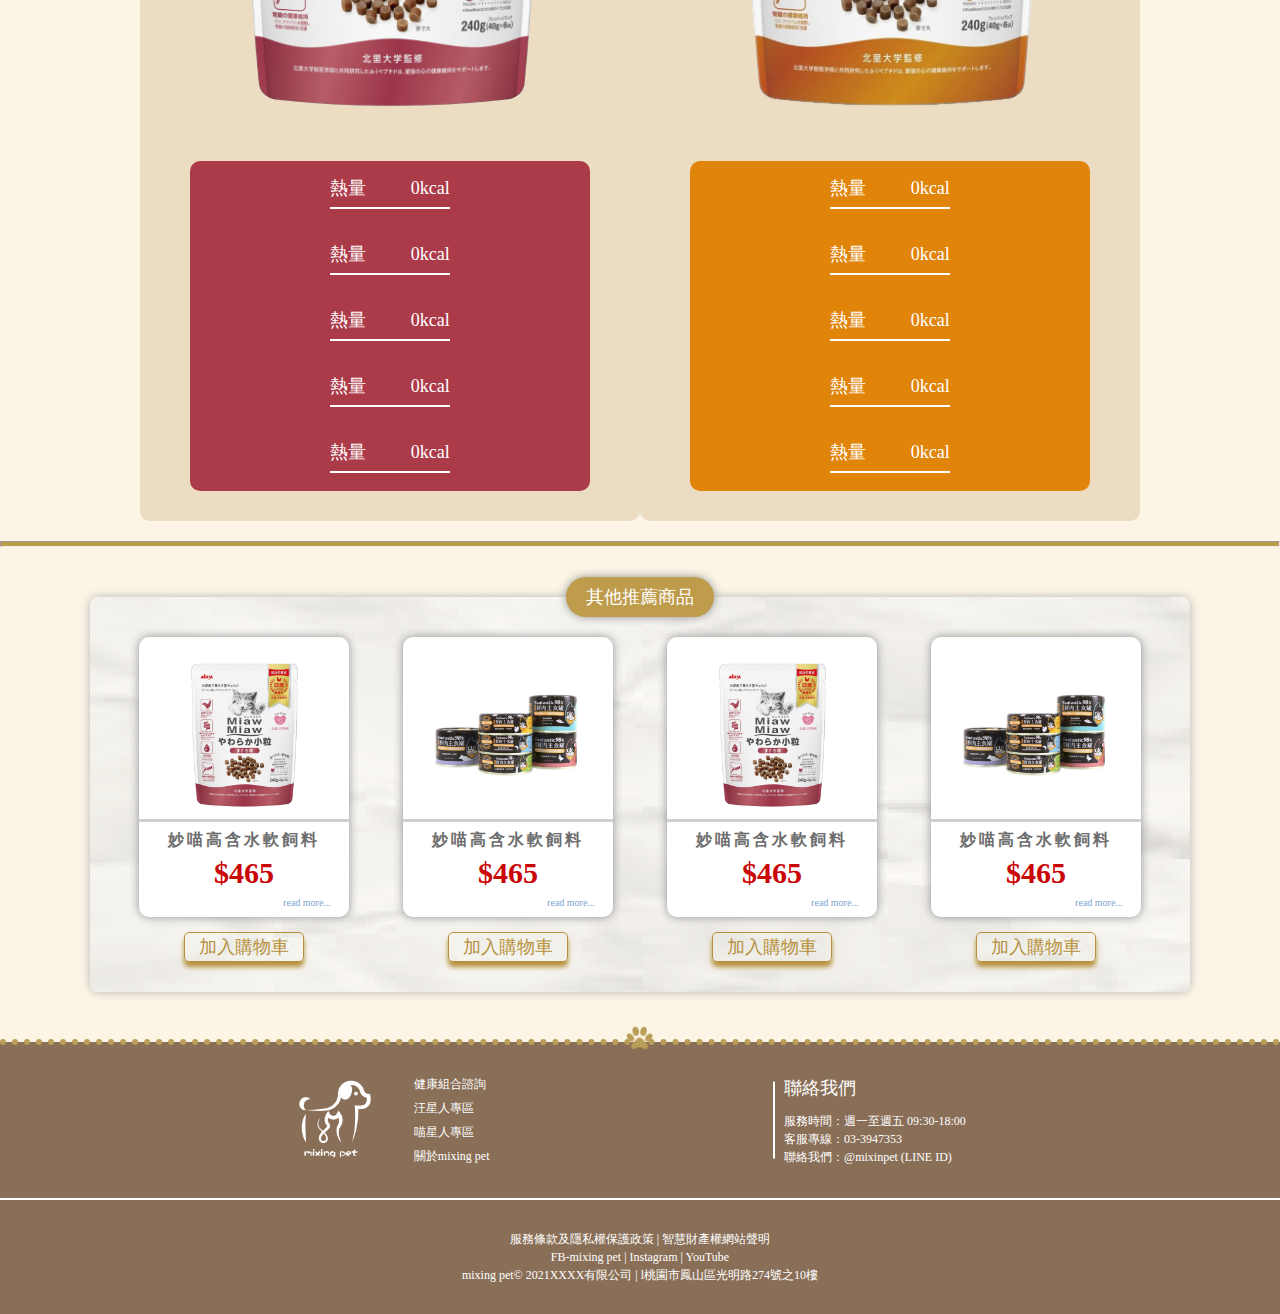
<file: product-description.html>
<!DOCTYPE html>
<html lang="en">

<head>
    <meta charset="UTF-8">
    <meta http-equiv="X-UA-Compatible" content="IE=edge">
    <meta name="viewport" content="width=device-width, initial-scale=1.0">
    <title>妙喵高含水軟飼料</title>
    <link rel="stylesheet" href="css/reset.css">
    <link rel="stylesheet" href="css/product-description.css">
    <link href="//maxcdn.bootstrapcdn.com/font-awesome/4.1.0/css/font-awesome.min.css" rel="stylesheet">

</head>

<body>
    <nav>
        <div class="navbar-wrap">
            <div class="navbar-item">
                <p>跟好友分享,立即領50元</p>
                <div class="sign-in">
                    <button>登入/註冊</button>
                </div>
            </div>
        </div>
        <div class="menu-wrap">
            <div class="menu-item">
                <a href="index.html">
                    <img class="logo" src="pic/mixing-pet.png">
                </a>
            </div>
            <div class="search-product">
                <button class="icon"><i class="fa fa-search"></i></button>
                <input type="search" id="search" placeholder="搜尋產品" />
            </div>
            <div class="menu-btn-wrap">
                <ul class="menu-btn">

                    <li><a href="healthy-combination.html">健康食品諮詢 </a></li>


                    <li> <a href="dog-product.html">汪星人專區 </a></li>


                    <li> <a href="cat-product.html">喵行人專區 </a></li>


                    <li> <a href="about-us.html">關於mixing pet </a></li>

                </ul>
            </div>
            <div class="shopping-cart">
                <img src="pic/icon/cart.png" alt="">
            </div>
            <div class="hamburger">
                <button id="hamburger_bt"><img src="pic/icon/menu.png"></button>
                <ul id="hamburger_menu">
                    <li><a href="healthy-combination.html">健康食品諮詢</a></li>
                    <li><a href="dog-product.html">汪星人專區</a></li>
                    <li><a href="cat-product.html">喵星人專區</a></li>
                    <li><a href="about-us.html">關於mixing pet</a></li>
                </ul>
            </div>

        </div>
    </nav>
    <!-- ---------------------------------- -->

    <div class="content-wrap">
        <div class="product-box">
            <div class="product-pic-wrap">
                <div class="product-pic-item">
                    <img src="pic/product/AixiA-2-1.png" alt="">
                    <img src="pic/product/AixiA-3-1.png" alt="">
                    <img src="pic/product/AixiA-4.png" alt="">
                </div>
                <div class="blg-prodout">
                    <img src="pic/product/AixiA-1.png" alt="">
                </div>
            </div>
            <div class="product-choose-wrap">
                <h1>妙喵高含水軟飼料</h1>
                <p class="introduction">適合腎臟及牙口不好的高齡貓咪,好咀嚼補充貓咪所需的水分及營養,讓貓咪吃得健康吃的開心!</p>
                <p class="money">$465</p>
                <div class="product-taste-item">
                    <button>雞肉+鮪魚</button>
                    <button>雞肉</button>
                </div>
                <button class="buy">加入購物車</button>
            </div>
        </div>

        <hr>

        <div class="introduce-wrap">
            <div class="first-pic">
                <div class="cat-head-item">
                    <img src="pic/product-d/cat-head.png">
                </div>
                <div class="water-item">
                    <div class="water">
                        <img src="pic/product-d/water.png" alt="">
                        <p>含水量高</p>
                    </div>
                    <div class="water">
                        <img src="pic/product-d/water.png" alt="">
                        <p>顆粒小</p>
                    </div>
                    <div class="water">
                        <img src="pic/product-d/water.png" alt="">
                        <p>易咬碎</p>
                    </div>
                </div>

            </div>

            <div class="introduce-item">
                <img class="cat-move" src="pic/cat1.gif.gif" alt="">
                <img class="bg-head" src="pic/product-d/bg-head.png">

                <div class="introduce-del">
                    <img class="tittle-pic" src="pic/product-d/tittle.png" alt="">
                    <div class="waves">
                        <p>雞肉+鮪魚風味</p>
                        <p>鮪魚風味</p>
                        <img class="waves-b" src="pic/product-d/waves-b.png" alt="">

                        <div class="poduct-pic">
                            <img class="AixiA1-png" src="pic/product/AixiA-2(png).png" alt="">
                            <img class="AixiA2-png" src="pic/product/AixiA-1(png).png" alt="">
                        </div>
                        <img class="waves-f" src="pic/product-d/waves-f.png" alt="">
                    </div>

                    <div class="ingredient-wrap">
                        <div class="ingredient">
                            <img src="pic/product/AixiA-1(png).png" alt="">
                            <ul>
                                <li>熱量 <span>0kcal</span></li>
                                <li>熱量 <span>0kcal</span></li>
                                <li>熱量 <span>0kcal</span></li>
                                <li>熱量 <span>0kcal</span></li>
                                <li>熱量 <span>0kcal</span></li>
                            </ul>
                        </div>

                        <div class="ingredient">
                            <img src="pic/product/AixiA-2(png).png" alt="">
                            <ul class="change-color">
                                <li>熱量 <span>0kcal</span></li>
                                <li>熱量 <span>0kcal</span></li>
                                <li>熱量 <span>0kcal</span></li>
                                <li>熱量 <span>0kcal</span></li>
                                <li>熱量 <span>0kcal</span></li>
                            </ul>
                        </div>
                    </div>
                </div>


            </div>
        </div>


        <hr>

   
        <div class="product-item">
            <div class="product-tittle">
                <h3>其他推薦商品</h3>
            </div>
            <div class="pro-all-wrap">
                <div class="cat-product-card-box">
                    <a href="product-description.html">
                        <div class="cat-product-card">
                            <img src="pic/product/AixiA-1.png" alt="">
                            <h4>妙喵高含水軟飼料</h4>
                            <p class="price">$465</p>
                            <p class="read-more">read more...</p>
                        </div>
                    </a>
                    <div class="btn-box">
                        <button>加入購物車</button>
                    </div>
                </div>
                <div class="cat-product-card-box">
                    <a href="product-description.html">
                        <div class="cat-product-card">
                            <img src="pic/product/Canned.png" alt="">
                            <h4>妙喵高含水軟飼料</h4>
                            <p class="price">$465</p>
                            <p class="read-more">read more...</p>
                        </div>
                    </a>
                    <div class="btn-box">
                        <button>加入購物車</button>
                    </div>
                </div>
                <div class="cat-product-card-box">
                    <a href="product-description.html">
                        <div class="cat-product-card">
                            <img src="pic/product/AixiA-1.png" alt="">
                            <h4>妙喵高含水軟飼料</h4>
                            <p class="price">$465</p>
                            <p class="read-more">read more...</p>
                        </div>
                    </a>
                    <div class="btn-box">
                        <button>加入購物車</button>
                    </div>
                </div>
                <div class="cat-product-card-box">
                    <a href="product-description.html">
                        <div class="cat-product-card">
                            <img src="pic/product/Canned.png" alt="">
                            <h4>妙喵高含水軟飼料</h4>
                            <p class="price">$465</p>
                            <p class="read-more">read more...</p>
                        </div>
                    </a>
                    <div class="btn-box">
                        <button>加入購物車</button>
                    </div>
                </div>
            </div>
            
        </div>

        <footer>
            <div class="top-wrap">
                <div class="left-wrap">
                    <div class="footer-logo">
                        <img src="pic/mixing-pet-w.png" alt="">
                    </div>
                    <div class="about-wrap">
                        <a href="healthy-combination.html">健康組合諮詢</a>
                        <a href="dog-product.html">汪星人專區</a>
                        <a href="dog-product.html">喵星人專區</a>
                        <a href="about-us.html">關於mixing pet</a>
                    </div>
                </div>
                <div class="right-wrap">
                    <p class="contact-us">聯絡我們</p>
                    <p>服務時間：週一至週五 09:30-18:00</p>
                    <p>客服專線：03-3947353</p>
                    <p>聯絡我們：@mixinpet (LINE ID)</p>
                </div>
            </div>
            <div class="bottom-wrap">
                <div class="about-detail-wrap">
                    <p>服務條款及隱私權保護政策 | 智慧財產權網站聲明</p>
                    <p>FB-mixing pet | Instagram | YouTube</p>
                    <p>mixing pet© 2021XXXX有限公司 | l桃園市鳳山區光明路274號之10樓</p>
                </div>
            </div>
    
        </footer>
    
    </div>




    <script src="js/product-description.js"></script>
</body>

</html>
</file>
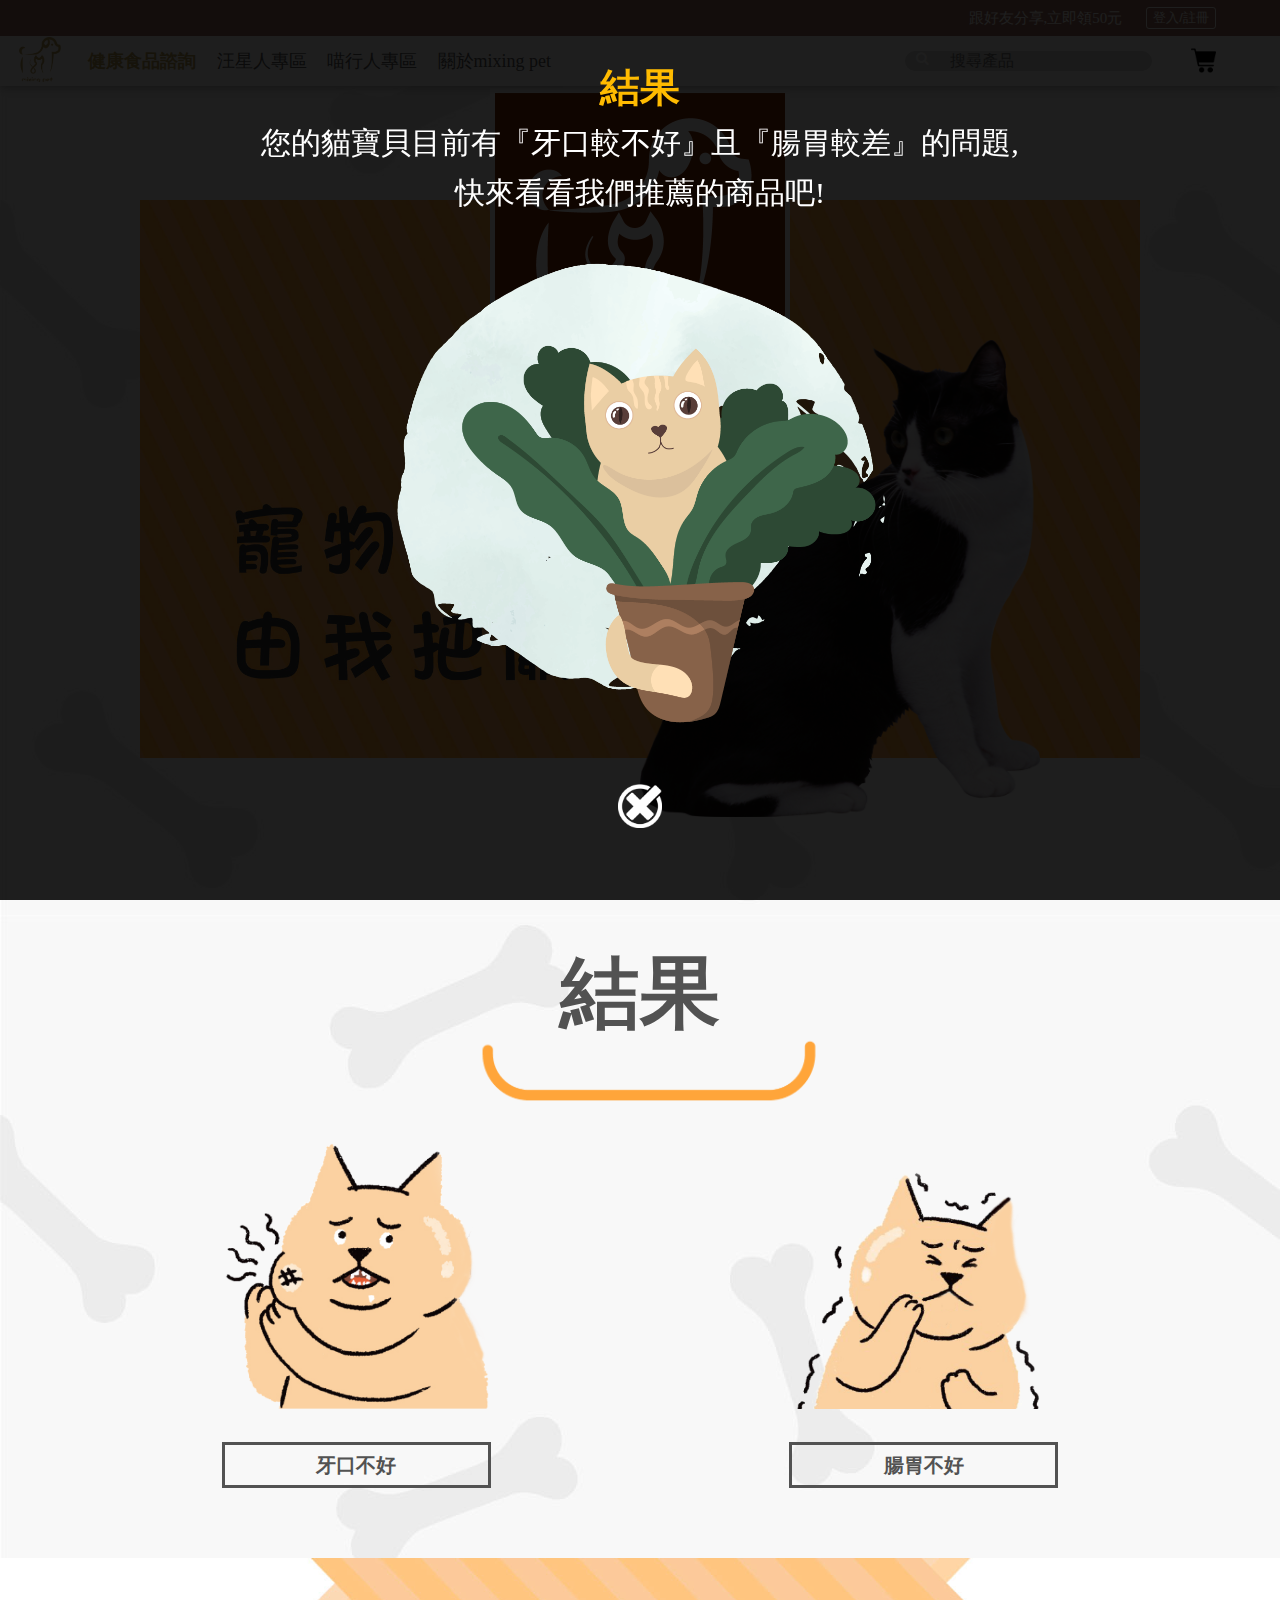
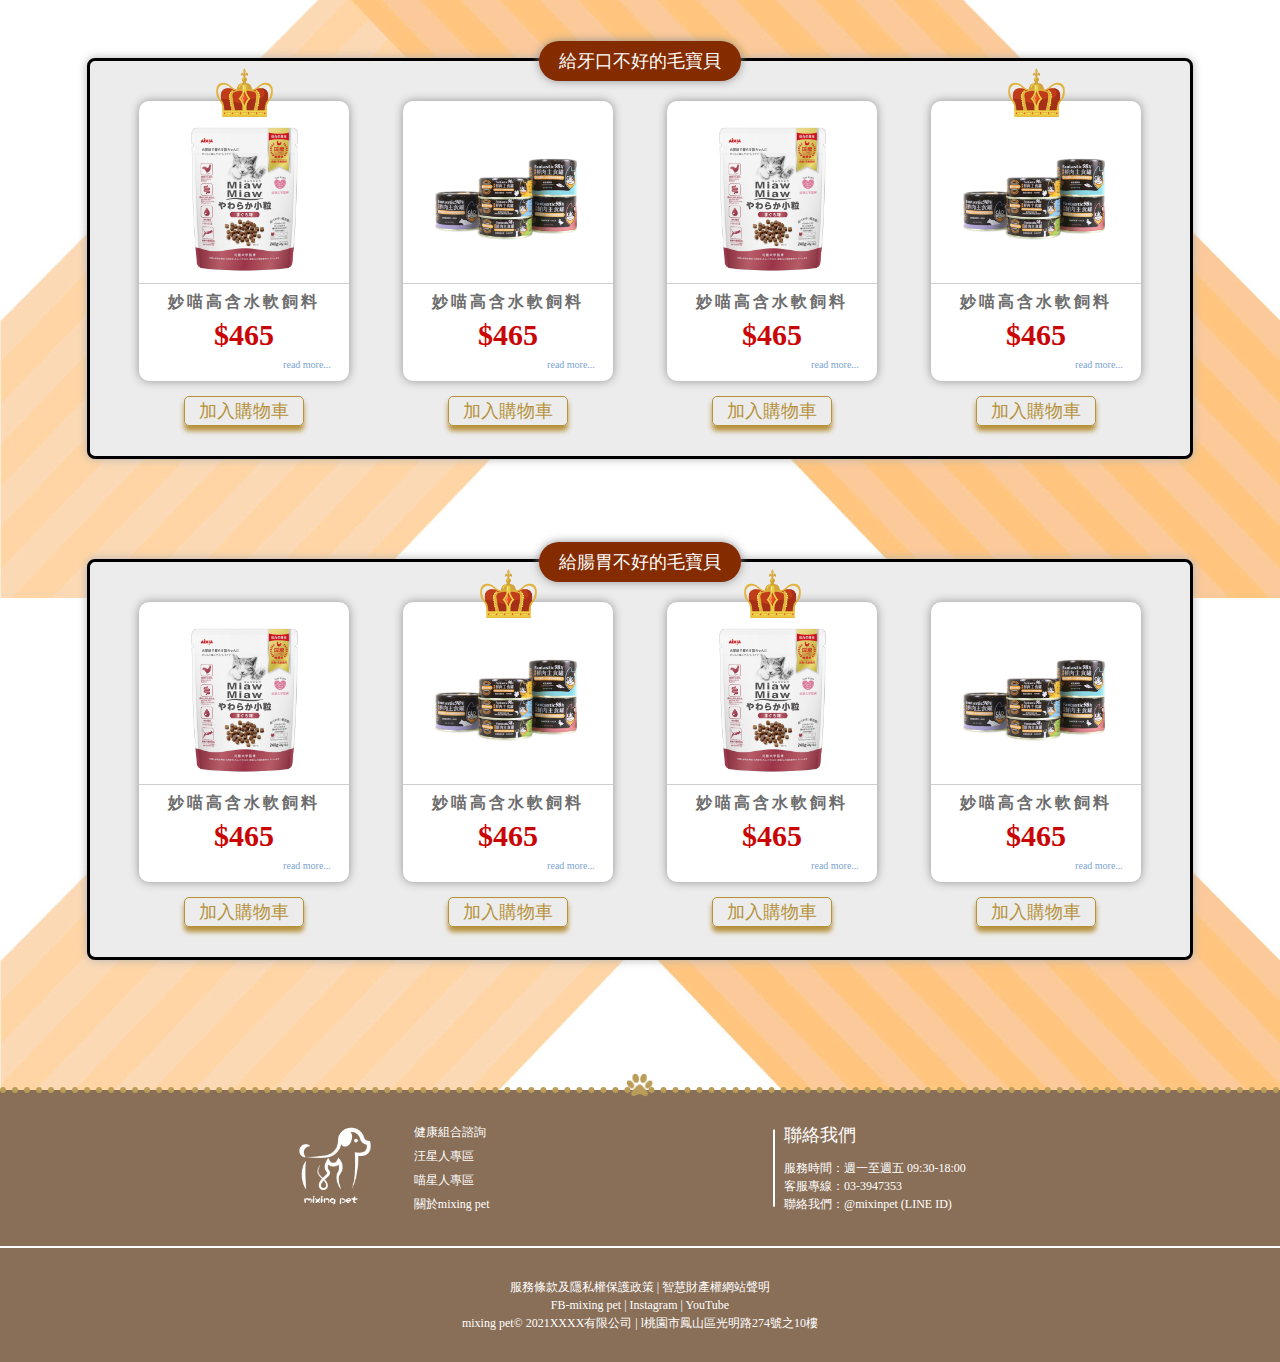
<file: search-result.html>
<!DOCTYPE html>
<html lang="en">

<head>
    <meta charset="UTF-8">
    <meta http-equiv="X-UA-Compatible" content="IE=edge">
    <meta name="viewport" content="width=device-width, initial-scale=1.0">
    <title>搜尋結果</title>
    <link rel="stylesheet" href="css/reset.css">
    <link rel="stylesheet" href="css/search-result.css">
    <link href="//maxcdn.bootstrapcdn.com/font-awesome/4.1.0/css/font-awesome.min.css" rel="stylesheet">
    <link href="css/animation.css" rel="stylesheet">


</head>

<body>

    <div class="light-box enlarge" id="light_box">
        <div class="light-text">
            <h1>結果</h1> 
            <p>您的貓寶貝目前有『牙口較不好』且『腸胃較差』的問題,快來看看我們推薦的商品吧!</p>
        </div>
        <img  src="pic/light-box-pic.png" alt="">
        <button class="cancelled-bt" id="cancelled_bt">
            <img src="pic/cancelled.png" alt="">
        </button>
    </div>
    <!-- --------------------- -->
    <nav>
        <div class="navbar-wrap">
            <div class="navbar-item">
                <p>跟好友分享,立即領50元</p>
                <div class="sign-in">
                    <button>登入/註冊</button>
                </div>
            </div>
        </div>
        <div class="menu-wrap">
            <div class="menu-item">
                <a href="index.html">
                    <img class="logo" src="pic/mixing-pet.png">
                </a>
            </div>
            <div class="search-product">
                <button class="icon"><i class="fa fa-search"></i></button>
                <input type="search" id="search" placeholder="搜尋產品" />
            </div>
            <div class="menu-btn-wrap">
                <ul class="menu-btn">

                    <li class="page-color"><a href="healthy-combination.html">健康食品諮詢 </a></li>


                    <li> <a href="dog-product.html">汪星人專區 </a></li>


                    <li> <a href="cat-product.html">喵行人專區 </a></li>


                    <li> <a href="about-us.html">關於mixing pet </a></li>

                </ul>
            </div>
            <div class="shopping-cart">
                <img src="pic/icon/cart.png" alt="">
            </div>
            <div class="hamburger">
                <button id="hamburger_bt"><img src="pic/icon/menu.png"></button>
                <ul id="hamburger_menu">
                    <li><a href="healthy-combination.html">健康食品諮詢</a></li>
                    <li><a href="dog-product.html">汪星人專區</a></li>
                    <li><a href="cat-product.html">喵星人專區</a></li>
                    <li><a href="about-us.html">關於mixing pet</a></li>
                </ul>
            </div>

        </div>
    </nav>
    <!-- ---------------------------------- -->
    <div class="content-wrap">
        <div class="banner">
            <div class="banner-head-wrap">
                <div class="logo-box">
                    <img src="pic/mixing-pet-w.png" alt="">
                </div>
                <img src="pic/search-head-bg.jpg" alt="">
                <div class="search-head-cat">
                    <img src="pic/search-head-cat.png" alt="">
                </div>
            </div>
        </div>

        <div class="tittle-wrap">
            <h1>結果</h1>
            <img src="pic/tittle-line.png" alt="">

            <div class="result-wrap animate__animated animate__headShake animate__infinite">
                <div class="cat-tooth"> <img src="pic/cat-tooth.png" alt="">
                <p>牙口不好</p>
            </div>

            <div class="cat-belly">
                    <img src="pic/cat-belly.png" alt="">
                    <p>腸胃不好</p>
            </div>

            </div>
        </div>
    </div>

    <div class="product-wrap">
        <div class="product-item">
            <div class="product-tittle">
                <h3>給牙口不好的毛寶貝</h3>
            </div>
            <div class="pro-all-wrap">
                <div class="cat-product-card-box">
                    <a href="product-description.html">
                        <div class="cat-product-card">
                            <div class="crown animate__animated animate__pulse
                            animate__infinite">
                                <img src="pic/crown.png" alt="">
                            </div>                        
                            <img src="pic/product/AixiA-1.png" alt="">
                            <h4>妙喵高含水軟飼料</h4>
                            <p class="price">$465</p>
                            <p class="read-more">read more...</p>
                        </div>
                    </a>
                    <div class="btn-box">
                        <button>加入購物車</button>
                    </div>
                </div>
                <div class="cat-product-card-box">
                    <a href="product-description.html">                      
                        <div class="cat-product-card">
                            <img src="pic/product/Canned.png" alt="">
                            <h4>妙喵高含水軟飼料</h4>
                            <p class="price">$465</p>
                            <p class="read-more">read more...</p>
                        </div>
                    </a>
                    <div class="btn-box">
                        <button>加入購物車</button>
                    </div>
                </div>
                <div class="cat-product-card-box">
                    <a href="product-description.html">
                        <div class="cat-product-card">
                            <img src="pic/product/AixiA-1.png" alt="">
                            <h4>妙喵高含水軟飼料</h4>
                            <p class="price">$465</p>
                            <p class="read-more">read more...</p>
                        </div>
                    </a>
                    <div class="btn-box">
                        <button>加入購物車</button>
                    </div>
                </div>
                <div class="cat-product-card-box">
                    <a href="product-description.html">
                        <div class="cat-product-card">
                            <div class="crown animate__animated animate__pulse
                            animate__infinite">
                                <img src="pic/crown.png" alt="">
                            </div>   
                            <img src="pic/product/Canned.png" alt="">
                            <h4>妙喵高含水軟飼料</h4>
                            <p class="price">$465</p>
                            <p class="read-more">read more...</p>
                        </div>
                    </a>
                    <div class="btn-box">
                        <button>加入購物車</button>
                    </div>
                </div>
            </div>
            
        </div>

        <div class="product-item move">
            <div class="product-tittle">
                <h3>給腸胃不好的毛寶貝</h3>
            </div>
            <div class="pro-all-wrap">
                <div class="cat-product-card-box">
                    <a href="product-description.html">
                        <div class="cat-product-card">
                            <img src="pic/product/AixiA-1.png" alt="">
                            <h4>妙喵高含水軟飼料</h4>
                            <p class="price">$465</p>
                            <p class="read-more">read more...</p>
                        </div>
                    </a>
                    <div class="btn-box">
                        <button>加入購物車</button>
                    </div>
                </div>
                <div class="cat-product-card-box">
                    <a href="product-description.html">
                        <div class="cat-product-card">
                            <div class="crown animate__animated animate__pulse
                            animate__infinite">
                                <img src="pic/crown.png" alt="">
                            </div>   
                            <img src="pic/product/Canned.png" alt="">
                            <h4>妙喵高含水軟飼料</h4>
                            <p class="price">$465</p>
                            <p class="read-more">read more...</p>
                        </div>
                    </a>
                    <div class="btn-box">
                        <button>加入購物車</button>
                    </div>
                </div>
                <div class="cat-product-card-box">
                    <a href="product-description.html">
                        <div class="cat-product-card">
                            <div class="crown animate__animated animate__pulse
                            animate__infinite">
                                <img src="pic/crown.png" alt="">
                            </div>   
                            <img src="pic/product/AixiA-1.png" alt="">
                            <h4>妙喵高含水軟飼料</h4>
                            <p class="price">$465</p>
                            <p class="read-more">read more...</p>
                        </div>
                    </a>
                    <div class="btn-box">
                        <button>加入購物車</button>
                    </div>
                </div>
                <div class="cat-product-card-box">
                    <a href="product-description.html">
                        <div class="cat-product-card">
                            <img src="pic/product/Canned.png" alt="">
                            <h4>妙喵高含水軟飼料</h4>
                            <p class="price">$465</p>
                            <p class="read-more">read more...</p>
                        </div>
                    </a>
                    <div class="btn-box">
                        <button>加入購物車</button>
                    </div>
                </div>
            </div>
            
        </div>
    </div>

    <footer>
        <div class="top-wrap">
            <div class="left-wrap">
                <div class="footer-logo">
                    <img src="pic/mixing-pet-w.png" alt="">
                </div>
                <div class="about-wrap">
                    <a href="healthy-combination.html">健康組合諮詢</a>
                    <a href="dog-product.html">汪星人專區</a>
                    <a href="dog-product.html">喵星人專區</a>
                    <a href="about-us.html">關於mixing pet</a>
                </div>
            </div>
            <div class="right-wrap">
                <p class="contact-us">聯絡我們</p>
                <p>服務時間：週一至週五 09:30-18:00</p>
                <p>客服專線：03-3947353</p>
                <p>聯絡我們：@mixinpet (LINE ID)</p>
            </div>
        </div>
        <div class="bottom-wrap">
            <div class="about-detail-wrap">
                <p>服務條款及隱私權保護政策 | 智慧財產權網站聲明</p>
                <p>FB-mixing pet | Instagram | YouTube</p>
                <p>mixing pet© 2021XXXX有限公司 | l桃園市鳳山區光明路274號之10樓</p>
            </div>
        </div>

    </footer>

    
  



    <script src="js/search-result.js"></script>
</body>

</html>
</file>
<file: css/index.css>
nav {
    position: fixed;
    width: 100%;
    z-index: 1000;
    box-shadow: 0px 0px 10px rgb(146, 146, 146);
}

.navbar-wrap {
    width: 100%;
    height: 36px;
    background-color: rgb(161, 113, 101);
    display: flex;
    justify-content: flex-end;
    align-items: center;
}

.navbar-item {
    display: flex;
    color: white;
    font-size: 15px;
    font-family: 微軟正黑體;
    margin-right: 5%;
    text-align: center;
    align-items: center;
    /* background-color: rgb(173, 12, 12); */
}

.navbar-item p {
    padding-right: 24px;
}

.sign-in button {
    border: 1.5px solid white;
    border-radius: 3px;
    background-color: rgba(255, 255, 255, 0);
    color: white;
    outline: none;
    cursor: pointer;
}

.menu-wrap {
    background-color: white;
    width: 100%;
    height: 50px;
    display: flex;
    justify-content: space-between;
}

.menu-item {
    display: flex;
    align-items: center;
}

.menu-wrap .logo {
    height: 45px;
    padding-left: 60%;
}

.search-product {
    position: relative;
    display: flex;
    align-items: center;
    justify-content: flex-end;
    margin-left: 20%;

}

.search-product input#search {
    width: 100%;
    background: #dadada;
    border: none;
    font-size: 1em;
    font-family: 微軟正黑體;
    color: #000000;
    padding-left: 45px;
    border-radius: 50px;
    outline: none;

}

.search-product button {
    border: none;
    background-color: rgba(255, 255, 255, 0);
    outline: none;
    cursor: pointer;
}

.search-product .icon {
    position: absolute;
    bottom: 32%;
    left: 5px;
    margin-right: 165px;
    color: #ffffff;
}

.shopping-cart {
    width: 25px;
    margin-top: 12px;
    margin-left: 10px;
}

.shopping-cart img {
    width: 100%;
}

.hamburger {
    display: flex;
    flex-direction: column;
    align-items: flex-end;
    margin-right: 5%;
    position: relative;
}

.hamburger button {
    margin-top: 5px;
    padding-left: 20px;
    background-color: rgba(255, 255, 255, 0);
    border: none;
    outline: none;
    cursor: pointer;
}

.hamburger img {
    height: 35px;
}

#hamburger_menu {
    display: none;
    font-size: 微軟正黑體;
    background-color: rgba(59, 59, 59, 0.856);
    overflow: hidden;
}

#hamburger_menu li {
    width: 200px;
    height: 55px;
    text-align: center;
    display: flex;
    justify-content: space-evenly;
    align-items: center;
}

#hamburger_menu a {
    text-decoration: none;
    font-size: 16px;
    font-weight: 500;
    color: white;
    font-family: 微軟正黑體;
}

#hamburger_menu a:hover {
    font-size: 20px;
    font-weight: 800;
    color: rgb(255, 196, 0);
}


.menu-btn-wrap {
    display: none;
}

/* -----------------nav animation */
.active {
    display: block !important;
    position: absolute;
    top: 50px;
    right: -25px;
    animation: change 1.5s forwards;
}


@keyframes change {
    from {
        height: 0;
    }

    to {
        height: 220px;
    }
}

.goBack {
    animation: goBack 1.5s forwards;
}

@keyframes goBack {
    from {
        height: 220px;
    }

    to {
        height: 0px;
    }
}

/* ----------------- banner*/
.banner img {
    width: 100%;
    padding-top: 87px;
}

/* --------------------------------熱門商品 */
.popular-b{
    display: none;
}
.popular {
    margin-top: 10px;
}

.page-title-wrap {
    display: flex;
    align-items: center;
    justify-content: center;
    margin-top: 10px;
}

.page-title-wrap::before {
    content: '';
    display: block;
    width: 75px;
    height: 50px;
    background-image: url('../pic/cloud-1.png');
    background-repeat: no-repeat;
    background-size: 100%;
}

.page-title-wrap::after {
    content: '';
    display: block;
    width: 75px;
    height: 50px;
    background-image: url('../pic/cloud-2.png');
    background-repeat: no-repeat;
    background-size: 100%;
}

h1 {
    font-size: 25px;
    color: #724d28;
    margin-top: -5px;
    font-family: 微軟正黑體;
    font-weight: 800;
}

.delete{
    display: none;
}
/* ----------------------------cat */
.popular-item {
    display: flex;
    flex-direction: column;
    justify-content: center;
    align-items: center;
    position: relative;
    z-index: 1;

    /* background-color: violet; */
}

.popular-item::before {
    content: '';
    display: block;
    margin-top: 40px;
    width: 100%;
    height: 250px;
    background-image: url('../pic/cat_bg.png');
    background-position: center;
    background-size: cover;
    filter: blur(2px);

}

.popular-top {
    display: flex;
    justify-content: center;
}

.pol-crl {
    position: absolute;
    bottom: 120px;
    background-color: white;
    box-shadow: 0 0 10px rgba(83, 83, 83, 0.274);
    width: 12em;
    height: 12em;
    border: 5px solid #e7bf3a;
    border-radius: 50%;
    display: flex;
    flex-direction: column;
    justify-content: center;
    align-items: center;
}

.big-pic-1 {
    width: 11em;
    padding-top: 10px;
    box-sizing: border-box;
    display: block;
}

.next {
    position: absolute;
    z-index: 1;
    margin-left: 75%;
    bottom: 200px;
    border: none;
    background-color: rgba(0, 0, 0, 0);
    color: rgb(88, 88, 88);
    font-size: 16px;
    outline: none;
    cursor: pointer;
    border-bottom: 3px solid;
    padding-bottom: 3px;
}

.next:hover {
    color: rgb(0, 94, 170);
}

.big-pic-2 {
    width: 11em;
    padding-top: 10px;
    box-sizing: border-box;
    display: block;
}

.big-pic-3 {
    width: 11em;
    padding-top: 10px;
    box-sizing: border-box;
    display: block;
}

.remove {
    display: none;
}

/* ---------------------------------------young */
.choose {
    position: relative;
    bottom: 30px;
    display: flex;
    justify-content: center;
    width: 100%;
    right: 25px;
}

.young-btn {
    position: relative;
    width: 27%;
    height: 3em;
    border-radius: 5px;
    bottom: 25px;
    background-color: #e7bf3a;
    box-shadow: 0 5px 8px rgba(187, 187, 187, 0.959);
    border: none;
    display: flex;
    outline: none;
    cursor: pointer;
    margin: 0 10px;
}

.young-btn img {
    position: relative;
    width: 4em;
    bottom: 13px;
    left: -5px;
}

.young-btn p {
    box-sizing: border-box;
    margin: auto;
    font-size: 15px;
    font-weight: bold;
    color: white;
}

.young-btn:hover {
    bottom: 22px;
    box-shadow: 0 0px 8px rgba(187, 187, 187, 0.959);
}

/* ---------------------------------------middle */
.middle-btn {
    position: relative;
    left: 1em;
    width: 27%;
    height: 3em;
    border-radius: 5px;
    bottom: 25px;
    background-color: #A9C394;
    box-shadow: 0 5px 8px rgba(187, 187, 187, 0.959);
    border: none;
    display: flex;
    outline: none;
    cursor: pointer;
}

.middle-btn img {
    position: relative;
    width: 4em;
    bottom: 13px;
    left: -5px;
}

.middle-btn p {
    box-sizing: border-box;
    margin: auto;
    font-size: 14px;
    font-weight: bold;
    color: white;
}

.middle-btn:hover {
    bottom: 22px;
    box-shadow: 0 0px 8px rgba(187, 187, 187, 0.959);
}

/* --------------------------------------- old*/
.old-btn {
    position: relative;
    left: 3em;
    width: 27%;
    height: 3em;
    border-radius: 5px;
    bottom: 25px;
    background-color: #8CCAD9;
    box-shadow: 0 5px 8px rgba(187, 187, 187, 0.959);
    border: none;
    display: flex;
    outline: none;
    cursor: pointer;
}

.old-btn img {
    position: relative;
    width: 4em;
    bottom: 13px;
    left: -5px;
}

.old-btn p {
    box-sizing: border-box;
    margin: auto;
    font-size: 14px;
    font-weight: bold;
    color: white;
}

.old-btn:hover {
    bottom: 22px;
    box-shadow: 0 0px 8px rgba(187, 187, 187, 0.959);
}

/* ----------------------------dog */
.popular-item-dog {
    display: flex;
    flex-direction: column;
    justify-content: center;
    align-items: center;
    position: relative;
    z-index: 1;
    /* background-color: violet; */
}

.popular-item-dog::before {
    content: '';
    display: block;
    margin-top: 40px;
    width: 100%;
    height: 250px;
    background-image: url('../pic/dog_bg.jpg');
    background-size: cover;
    filter: blur(2px);

}

.change-pg {
    display: none;
}

/* --------------------fade */
.fade {
    -webkit-animation-name: fade;
    -webkit-animation-duration: 1s;
    animation-name: fade;
    animation-duration: 1s;
}

@-webkit-keyframes fade {
    from {
        opacity: .4
    }

    to {
        opacity: 1
    }
}

@keyframes fade {
    from {
        opacity: .4
    }

    to {
        opacity: 1
    }
}

/* --------------------------------------- contain*/
.contain-wrap {
    width: 100%;
    background-image: url('../pic/bg.png');
    background-size: cover;
    position: relative;
}

.contain-wrap .move-top {
    padding-top: 13%;
}

.icon-cards {
    position: relative;
    width: 60vw;
    height: 40vw;
    max-width: 380px;
    max-height: 250px;
    margin: 0;
    color: white;
    perspective: 1000px;
    transform-origin: center;
}

.icon-cards__content {
    position: absolute;
    width: 100%;
    height: 100%;
    transform-origin: center;
    transform-style: preserve-3d;
    transform: translateZ(-30vw) rotateY(0);
    animation: carousel 20s infinite cubic-bezier(0.77, 0, 0.175, 1) forwards;
}

.icon-cards__content.step-animation {
    animation: carousel 8s infinite steps(1) forwards;
}

.icon-cards__item {
    position: absolute;
    top: 0;
    left: 0;
    right: 0;
    bottom: 0;
    width: 60vw;
    height: 40vw;
    max-width: 380px;
    max-height: 250px;
    box-shadow: 0 5px 20px rgba(0, 0, 0, 0.1);
    border-radius: 6px;
    transform-origin: center;
    display: flex;
}

.icon-cards__item:nth-child(1) {
    background: #ffffff;
    transform: rotateY(0) translateZ(35vw);
}

.icon-cards__item:nth-child(2) {
    background: #ffffff;
    transform: rotateY(120deg) translateZ(35vw);
}

.icon-cards__item:nth-child(3) {
    background: #ffffff;
    transform: rotateY(240deg) translateZ(35vw);
}

@keyframes carousel {

    0%,
    17.5% {
        transform: translateZ(-15vw) rotateY(0);
    }

    30%,
    45% {
        transform: translateZ(-15vw) rotateY(-120deg);
    }

    60%,
    72.5% {
        transform: translateZ(-15vw) rotateY(-240deg);
    }

    90%,
    100% {
        transform: translateZ(-15vw) rotateY(-360deg);
    }
}

.health-box {
    background-color: #ba9d5848;
    box-sizing: border-box;
    display: flex;
    align-items: center;
    justify-content: center;
    flex-direction: column;
    position: relative;
    margin-top: 7%;

}

.icon-cards__item img {
    height: 100%;
    border-top-left-radius: 6px;
    border-bottom-left-radius: 6px;
    box-shadow: 2px 0 3px rgba(92, 92, 92, 0.5);
}

.health-introduction-tx {
    padding: 10px;
    display: flex;
    flex-direction: column;
    justify-content: center;
}

.health-introduction-tx h2 {
    text-align: center;
    color: #724d28;
    font-weight: bolder;
    font-size: 12px;
    padding-top: 10px;
}

.health-introduction-tx p {
    padding-top: 3px;
    text-align: center;
    color: rgb(83, 83, 83);
    font-size: 1px;
    line-height: 15px;
}

.choose-wrap {
    text-align: center;
    margin-top: 8%;
    height: 40px;
    /* background-color: black; */
}

.choose-pic {
    cursor: pointer;
    height: 40px;
    margin: 0 20px;
    display: inline-block;
    transition: background-color 0s ease;
}
span{
    font-size: 20px;
    font-weight: bolder;
}

.choose-pic:hover {
    background-color: rgb(161, 113, 101);
    border: 2.5px solid black;
    border-radius: 50%;
}

.advisory-btn-box {
    display: flex;
    width: 100%;
    justify-content: center;
    margin-top: 30px;
    /* background-color: navy; */
}

.advisory-btn {
    width: 30%;
    height: 40px;
    max-width: 250px;
    min-width: 150px;
    border-radius: 50px;
    border: none;
    background-color: #BA9D58;
    font-size: 20px;
    font-weight: 500;
    color: white;
    box-shadow: 0 3px 5px rgba(102, 102, 102, 0.849);
    outline: none;
    cursor: pointer;
}

/* -------------------------------------- */
.move-top-2 {
    margin-top: 80px;
}

.comment-wrap {
    display: flex;
    flex-wrap: wrap;
    margin-top: 30px;
    /* background-color: blue; */
}

.comment-item {
    justify-content: center;
    position: relative;
    width: 100%;
    height: 260px;
    margin-bottom: 90px;
}

.card-wrapper {
    position: relative;
    min-width: 300px;
    min-height: 250px;
    max-width: 600px;
    max-height: 400px;
    left: 50%;
    transform: translateX(-50%);
}

.comment-card {
    min-width: 300px;
    max-width: 800px;
    max-height: 700px;
    margin: 15px 10px;
    display: flex;
    justify-content: space-evenly;
    align-items: center;
    padding: 3% 3%;
    background-color: rgb(255, 255, 255);
    border-radius: 8px;
    box-shadow: 0 0 10px rgba(109, 109, 109, 0.534);
}

.card-pic {
    width: 100%;
    max-width: 380px;
    text-align: center;

}

.card-pic>p {
    font-size: 20px;
    font-family: 微軟正黑體;
    font-weight: bold;
    color: #828282;
    padding-top: 10%;

}

.card-pic img {
    width: 100%;
    border-radius: 50%;
    box-shadow: 0 0 10px rgba(109, 109, 109, 0.534);
}

.card-text {
    padding-left: 5%;
    line-height: 30px;
    color: #828282;
    font-weight: bold;
}

.front {
    backface-visibility: hidden;
    transition: 0.6s;
    transform-style: preserve-3d;
    position: absolute;
    top: 0px;
}

.back {
    backface-visibility: hidden;
    transition: 0.6s;
    transform-style: preserve-3d;
    position: absolute;
    transform: rotateY(-180deg);
    top: 0px;
}

.comment-item:hover .back {
    transform: rotateY(0deg);
}

.comment-item:hover .front {
    transform: rotateY(180deg);
}

.front2 {
    backface-visibility: hidden;
    transition: 0.6s;
    transform-style: preserve-3d;
    position: absolute;
    top: 0px;
}

.back2 {
    backface-visibility: hidden;
    transition: 0.6s;
    transform-style: preserve-3d;
    position: absolute;
    transform: rotateY(-180deg);
    top: 0px;
}

.comment-item:hover .back2 {
    transform: rotateY(0deg);

}

.comment-item:hover .front2 {
    transform: rotateY(180deg);
}

/* footer */
footer {
    background-color: #8a6f58;
    position: relative;
}

footer::before {
    content: '';
    position: absolute;
    display: block;
    width: 100%;
    height: 6px;
    top: -3px;
    border-top: 6px dotted #ba9d58;
}

footer::after {
    content: '';
    display: block;
    background-image: url('../pic/feet.png');
    background-size: 100%;
    background-repeat: no-repeat;
    background-position: center;
    position: absolute;
    width: 30px;
    height: 30px;
    top: -20px;
    left: 50%;
    transform: translateX(-50%);
}

.top-wrap {
    padding: 30px 0;
    display: flex;
}

.left-wrap {
    flex-grow: 2;
    display: flex;
    justify-content: center;
    align-items: center;
}

.footer-logo {
    width: 80px;
}

.footer-logo img {
    width: 100%;
}

.about-wrap {
    display: flex;
    flex-direction: column;
    font-size: 12px;
    margin-left: 5%;
}

.about-wrap a {
    text-decoration: none;
    color: white;
    line-height: 2;
}

.right-wrap {
    flex-grow: 1;
    font-size: 12px;
    position: relative;
    display: flex;
    flex-direction: column;
    justify-content: center;
}

.right-wrap::before {
    content: '';
    display: block;
    position: absolute;
    height: 80%;
    width: 2px;
    background-color: white;
    left: -11px;
    top: 50%;
    transform: translateY(-50%);
}
.right-wrap p {
    line-height: 1.5;
    color: white;
}

.contact-us {
    margin-bottom: 10px;
    font-size: 18px;
}

.about-detail-wrap {
    background-color: #8a6f58;
    border-top: 2px solid white;
    padding: 30px 0;
}

.about-detail-wrap p {
    text-align: center;
    font-size: 12px;
    color: white;
    line-height: 1.5;
}

/* ---------------------------------------------RWD(768px) */
@media screen and (min-width: 768px) {
    .hamburger {
        display: none;
    }

    .shopping-cart {
        margin-right: 5%;
        margin-left: 2%;
    }

    .search-product {
        position: absolute;
        right: 10%;
        bottom: 15px;
    }

    .search-product .icon {
        position: absolute;
        bottom: 18%;
        left: 5px;
        margin-right: 165px;
        color: #ffffff;
    }

    .logo {
        margin-right: -10px;
    }

    .menu-btn-wrap {
        display: block;
        /* background-color: #8CCAD9;  */
        position: absolute;
        bottom: 16px;
        left: 80px;
    }

    .menu-btn-wrap a {
        text-decoration: none;
        color: rgb(94, 94, 94);
        background-color: rgba(255, 255, 255, 0);
        border: none;
        font-family: 微軟正黑體;
        font-size: 14px;
        padding: 4px;
    }

    .menu-btn li {
        display: inline;
    }

    .menu-btn a:hover {
        color: #BA9D58;
        font-weight: bold;
    }
    
    .popular{
        display: none;
    }
    .page-title-wrap {
        display: flex;
        align-items: center;
        justify-content: center;
        margin-top: 50px;
        margin-bottom: 50px;
    }
    .page-title-wrap::before {
        display: block;
        width: 90px;
        height: 50px;
        background-image: url('../pic/cloud-1.png');
    }
    
    .page-title-wrap::after {    
        width: 90px;
        height: 50px;
        background-image: url('../pic/cloud-2.png');
        
    }
    
    h1 {
        font-size: 35px;
        color: #724d28;
        margin-top: -5px;
        font-family: 微軟正黑體;
        font-weight: 800;
    }
    

    .popular-b{
        display: block;
        height:  900px;
        background-image: url(../pic/cat_bg.png);
        background-size: cover;
    }
    .popular-item::before {
        display: none;
    }
     .pol-crl-rwd{
         width: 400px;
         height: 400px;
         background-color:#F2F2F2;
         border-radius: 50%;
         box-shadow: 0 0 10px rgba(156, 156, 156, 0.774);
         margin: auto;
         margin-top: 50px;
         z-index: 2;
         border:  8px solid #e7bf3a;
     }
     .pol-crl-rwd .big-pic-1-rwd{
         padding-top: 40px;
         padding-left: 20px;
         height: 350px;
     }
    
     .semicircle{
         position: relative;
         background-color: rgba(130, 132, 238, 0);
         top:-200px;
         display: flex;
         flex-direction: column;
         align-items: center;
     }
     .semicircle_line{
         height: 300px;
     }
     .yellow{
         /* background-color: #F2D065; */
         display: flex;
         justify-content: space-between;
         width: 650px;
         position:absolute ;
     }
     .yellow-circle-cat{
         height: 100px;
         width: 100px;
         background-color: #F2D065;
         border-radius: 50%;
         box-shadow:  0 8px 10px rgba(156, 156, 156, 0.959);
         z-index: 0;
         outline: none;
       cursor: pointer;
     }
     .yellow-circle-cat:hover{
       bottom: 210px;
       box-shadow:  0 0 10px rgba(156, 156, 156, 0.959);
     }
     .yellow-circle-dog{
       height: 100px;
       width: 100px;
       background-color: #F2D065;
       border-radius: 50%;
       box-shadow:  0 8px 10px rgba(156, 156, 156, 0.959);
       z-index: 0;
       outline: none;
       cursor: pointer;
   }
   .yellow-circle-dog:hover{
       bottom: 210px;
       box-shadow:  0 0 10px rgba(156, 156, 156, 0.959);
   }
   .yellow-circle-cat img{
       position:absolute;
       padding-top: 0px;
       padding-left: 12px;
       z-index: 1;
       height: 75px;
   }
   .yellow-circle-cat p{
       z-index: 1;
       font-size: 15px;
       color: white;
       font-weight: 900;
       margin-top: 73px;
       margin-left: 19px;
   }
   .yellow-circle-dog img{
       position:absolute;
       padding-top: 10px;
       padding-left: 25px;
       z-index: 1;
       height: 55px;
   }
   .yellow-circle-dog p{
       z-index: 1;
       font-size: 15px;
       color: white;
       font-weight: 900;
       margin-top: 73px;
       margin-left: 19px;
   }
   .green{
       /* background-color: #00d15e; */
       display: flex;
       justify-content: space-between;
       width: 525px;
       position:absolute ;
       margin-top: 135px;
   }
   .green-circle-cat{
       height: 100px;
       width: 100px;
       background-color: #A9C394;
       border-radius: 50%;
       box-shadow:  0 8px 10px rgba(156, 156, 156, 0.959);
       z-index: 0;
       outline: none;
       cursor: pointer;
   }
   .green-circle-cat:hover{
       bottom: 60px;
       box-shadow:  0 0 10px rgba(156, 156, 156, 0.959);
   }
   .green-circle-cat img{
       position:absolute;
       padding-top: 3px;
       padding-left: 18px;
       z-index: 1;
       height: 65px;
   }
   .green-circle-cat p{
       z-index: 1;
       font-size: 15px;
       color: white;
       font-weight: 900;
       margin-top: 73px;
       margin-left: 10px;
   }
   .green-circle-dog{
       height: 100px;
       width: 100px;
       background-color: #A9C394;
       border-radius: 50%;
       box-shadow:  0 8px 10px rgba(156, 156, 156, 0.959);
       z-index: 0;
       outline: none;
       cursor: pointer;
   }
   .green-circle-dog:hover{
       bottom: 60px;
       box-shadow:  0 0 10px rgba(156, 156, 156, 0.959);
   }
   .green-circle-dog img{
       position:absolute;
       padding-top: 5px;
       padding-left: 10px;
       z-index: 1;
       height: 80px;
   }
   .green-circle-dog p{
       z-index: 1;
       font-size: 15px;
       color: white;
       font-weight: 900;
       margin-top: 73px;
       margin-left: 10px;
   }
   .blue{
           /* background-color: #00cad1; */
           display: flex;
           justify-content: space-between;
           width: 250px;
           position:absolute ;
           margin-top: 220px;
   }
   .blue-circle-cat{
       height: 100px;
       width: 100px;
       background-color: #8CCAD9;
       border-radius: 50%;
       box-shadow:  0 8px 10px rgba(156, 156, 156, 0.959);
       z-index: 0;
       outline: none;
       cursor: pointer;
   }
   .blue-circle-cat:hover{
       bottom: -30px;
       box-shadow:  0 0 10px rgba(156, 156, 156, 0.959);
   }
   .blue-circle-cat img{
       padding-top: 0px;
       padding-left: 15px;
       z-index: 1;
       height: 75px;
   }
   .blue-circle-cat p{
       z-index: 1;
       font-size: 15px;
       color: white;
       font-weight: 900;
       margin-left: 13px;
   }
   .blue-circle-dog{
       height: 100px;
       width: 100px;
       background-color: #8CCAD9;
       border-radius: 50%;
       box-shadow:  0 8px 10px rgba(156, 156, 156, 0.959);
       z-index: 0;
       outline: none;
       cursor: pointer;
   }
   .blue-circle-dog:hover{
       bottom: -30px;
       box-shadow:  0 0 10px rgba(156, 156, 156, 0.959);
   }
   .blue-circle-dog img{
       position:absolute;
       padding-top: 0px;
       padding-left: 12px;
       z-index: 1;
       height: 78px;
   }
   .blue-circle-dog p{
       z-index: 1;
       font-size: 15px;
       color: white;
       font-weight: 900;
       margin-top: 77px;
       margin-left: 13px;
   }
   

    .comment-item {

        width: 50%;

    }
}
/* -----------------------RWD(992px) */
@media screen and (min-width: 992px) {
    .menu-btn-wrap a {
        font-size: 18px;
        padding: 8px;
    }
}
</file>
<file: css/dog-product.css>
nav {
    position: fixed;
    width: 100%;
    z-index: 1000;
    box-shadow: 0px 0px 10px rgb(146, 146, 146);
}

.navbar-wrap {
    width: 100%;
    height: 36px;
    background-color: rgb(161, 113, 101);
    display: flex;
    justify-content: flex-end;
    align-items: center;
}

.navbar-item {
    display: flex;
    color: white;
    font-size: 15px;
    font-family: 微軟正黑體;
    margin-right: 5%;
    text-align: center;
    align-items: center;
    /* background-color: rgb(173, 12, 12); */
}

.navbar-item p {
    padding-right: 24px;
}

.sign-in button {
    border: 1.5px solid white;
    border-radius: 3px;
    background-color: rgba(255, 255, 255, 0);
    color: white;
    outline: none;
    cursor: pointer;
}

.menu-wrap {
    background-color: white;
    width: 100%;
    height: 50px;
    display: flex;
    justify-content: space-between;
}

.menu-item {
    display: flex;
    align-items: center;
}

.menu-wrap .logo {
    height: 45px;
    padding-left: 60%;
}

.search-product {
    position: relative;
    display: flex;
    align-items: center;
    justify-content: flex-end;
    margin-left: 20%;

}

.search-product input#search {
    width: 100%;
    background: #dadada;
    border: none;
    font-size: 1em;
    font-family: 微軟正黑體;
    color: #000000;
    padding-left: 45px;
    border-radius: 50px;
    outline: none;

}

.search-product button {
    border: none;
    background-color: rgba(255, 255, 255, 0);
    outline: none;
    cursor: pointer;
}

.search-product .icon {
    position: absolute;
    bottom: 32%;
    left: 5px;
    margin-right: 165px;
    color: #ffffff;
}

.shopping-cart {
    width: 25px;
    margin-top: 12px;
    margin-left: 10px;
}

.shopping-cart img {
    width: 100%;
}

.hamburger {
    display: flex;
    flex-direction: column;
    align-items: flex-end;
    margin-right: 5%;
    position: relative;
}

.hamburger button {
    margin-top: 5px;
    padding-left: 20px;
    background-color: rgba(255, 255, 255, 0);
    border: none;
    outline: none;
    cursor: pointer;
}

.hamburger img {
    height: 35px;
}

#hamburger_menu {
    display: none;
    font-size: 微軟正黑體;
    background-color: rgba(59, 59, 59, 0.856);
    overflow: hidden;
}

#hamburger_menu li {
    width: 200px;
    height: 55px;
    text-align: center;
    display: flex;
    justify-content: space-evenly;
    align-items: center;
}

#hamburger_menu a {
    text-decoration: none;
    font-size: 16px;
    font-weight: 500;
    color: white;
    font-family: 微軟正黑體;
}

#hamburger_menu a:hover {
    font-size: 20px;
    font-weight: 800;
    color: rgb(255, 196, 0);
}

.menu-btn-wrap {
    display: none;
}

/* -----------------nav animation */
.active {
    display: block !important;
    position: absolute;
    top: 50px;
    right: -25px;
    animation: change 1.5s forwards;
}

@keyframes change {
    from {
        height: 0;
    }

    to {
        height: 220px;
    }
}

.goBack {
    animation: goBack 1.5s forwards;
}

@keyframes goBack {
    from {
        height: 220px;
    }

    to {
        height: 0px;
    }
}
/* ---------------------------------------------banner */
.banner{
    position: relative;
    padding-bottom: 2px;
}

.banner img{
    width: 100%;
    padding-top: 87px;
    box-shadow: 0px 0px 10px rgb(146, 146, 146);
    display: block;
}

.content-wrap{
    background-image: url('../pic/product-bg.jpg');
    background-size: 100%;
    padding-top: 60px;
    /* background-repeat: no-repeat; */
}

.result-tittle{
    display: flex;
    justify-content: center;
    align-items: center;
    padding-top: 1;
    width: 100%;
    position: relative;
}

.result-tittle img{
    width: 100%;
}

.result-tittle .dog-gif{
    width: 47%;
    max-width: 650px;
    position: absolute;
    left: 6%;
}

.result-tittle .advisory_banner-bt{
    width: 40%;
    max-width: 800px;
    position: absolute;
    top: 35%;
    right: 15%;
    outline: none;
    cursor: pointer;
}

/* ----------------------------------------- */
a{
    text-decoration:none;
}

.product-item{
   width: 95%;
   max-width: 1100px;
   margin: auto;
   background-color: rgb(236, 236, 236);
   box-shadow:  0px 0px 10px rgb(180, 180, 180);
   border-radius: 8px;
   display: flex;
   justify-content: space-evenly;
   position: relative;
   border: 3px solid rgb(0, 0, 0);
}

.product-tittle{
    position: absolute;
    top: -20px;
    height: 40px;
    background-color:#bf9c4b;
    border-radius: 100px;
    display: flex;
    align-items: center;
    justify-content: center;
    box-shadow:  0px 0px 10px rgb(146, 146, 146);
}
.product-tittle h3{
    color: white;
    font-size: 25px;
    padding: 0 60px;
}

.pro-all-wrap{
    width: 100%;
    display: flex;
    flex-wrap: wrap;
    justify-content: space-evenly;
    align-items: center;
    /* background-color: aqua; */
}

.cat-product-card-box{
    /* background-color: red; */
    width: 200px;
    display: flex;
    flex-direction: column;
    align-items: center;
    padding: 0 10px;
    padding-bottom: 30px;
}
.cat-product-card{
    width: 100% ;
    height: 280px;
    background-color: white;
    border-radius: 10px;
    display: flex;
    flex-direction: column;
    align-items: center;
    margin-top: 40px;
    box-shadow:  0px 0px 10px rgb(146, 146, 146);
}


.cat-product-card img{
    width: 150px;
    margin-top: 22px;
}
.cat-product-card h4::before{
    content: '';
    display: block;
    width: 210px;
    height: 1px;
    margin-bottom: 10px;
    margin-top: 10px;
    background-color: #cfcfcf;
}
.cat-product-card h4{
    font-size: 16px;
    letter-spacing: 3px;
    text-align: center;
    color: rgb(109, 109, 109);
    font-weight: 800;
}
.price{
    font-size: 30px;
    font-family: 微軟正黑體;
    font-weight: bold;
    color: rgb(202, 5, 5);
    margin: 10px 0 0 0;
}

.read-more {
    font-size: 10px;
    color:  #7ca4d1;
    margin-left: 60%;
    margin-top: 10px;
    font-family: 微軟正黑體;
}

.btn-box {
    width: 120px;
    height: 30px;
    margin-top: 30px;
}

.btn-box button {
    width: 120px;
    height: 30px;
    font-size: 18px;
    border-radius: 5px;
    border: 1px solid #b6913b;
    background-color: rgba(255, 255, 255, 0);
    color: #b6913b;
    box-shadow: 0px 5px 5px #b6913b;
    outline: none;
    cursor: pointer;
}

.btn-box button:hover {
    background-color: #b6913b;
    margin-top: 3px;
    color: white;
    box-shadow: 0px 0px 5px rgb(182, 182, 182);
}

.move{
    margin-top: 100px;
    margin-bottom: 100px;
}

/* footer */
footer {
    background-color: #8a6f58;
    position: relative;
    margin-top: 50px;
}

footer::before {
    content: '';
    position: absolute;
    display: block;
    width: 100%;
    height: 6px;
    top: -3px;
    border-top: 6px dotted #ba9d58;
}

footer::after {
    content: '';
    display: block;
    background-image: url('../pic/feet.png');
    background-size: 100%;
    background-repeat: no-repeat;
    background-position: center;
    position: absolute;
    width: 30px;
    height: 30px;
    top: -20px;
    left: 50%;
    transform: translateX(-50%);
}

.top-wrap {
    padding: 30px 0;
    display: flex;
}

.left-wrap {
    flex-grow: 2;
    display: flex;
    justify-content: center;
    align-items: center;
}

.footer-logo {
    width: 80px;
}

.footer-logo img {
    width: 100%;
}

.about-wrap {
    display: flex;
    flex-direction: column;
    font-size: 12px;
    margin-left: 5%;
}

.about-wrap a {
    text-decoration: none;
    color: white;
    line-height: 2;
}

.right-wrap {
    flex-grow: 1;
    font-size: 12px;
    position: relative;
    display: flex;
    flex-direction: column;
    justify-content: center;
}

.right-wrap::before {
    content: '';
    display: block;
    position: absolute;
    height: 80%;
    width: 2px;
    background-color: white;
    left: -11px;
    top: 50%;
    transform: translateY(-50%);
}

.right-wrap p {
    line-height: 1.5;
    color: white;
}

.contact-us {
    margin-bottom: 10px;
    font-size: 18px;
}

.about-detail-wrap {
    background-color: #8a6f58;
    border-top: 2px solid white;
    padding: 30px 0;
}

.about-detail-wrap p {
    text-align: center;
    font-size: 12px;
    color: white;
    line-height: 1.5;
}



/* -----------------------------RWD(768px) */
@media screen and (min-width: 768px) {
    .hamburger {
        display: none;
    }

    .shopping-cart {
        margin-right: 5%;
        margin-left: 2%;
    }

    .search-product {
        position: absolute;
        right: 10%;
        bottom: 15px;
    }

    .search-product .icon {
        position: absolute;
        bottom: 18%;
        left: 5px;
        margin-right: 165px;
        color: #ffffff;
    }

    .logo {
        margin-right: -10px;
    }

    .menu-btn-wrap {
        display: block;
        /* background-color: #8CCAD9;  */
        position: absolute;
        bottom: 16px;
        left: 80px;
    }

    .menu-btn-wrap a {
        text-decoration: none;
        color: rgb(94, 94, 94);
        background-color: rgba(255, 255, 255, 0);
        border: none;
        font-family: 微軟正黑體;
        font-size: 14px;
        padding: 4px;
    }

    .menu-btn li {
        display: inline;
    }

    .menu-btn a:hover {
        color: #BA9D58;
        font-weight: bold;
    }

    .menu-btn .page-color a{ 
        color: #BA9D58;
        font-weight: 800;
    }

    .page-title-wrap {
        display: flex;
        align-items: center;
        justify-content: center;
        padding-top: 30px;
    }
    .product-item{
   width: 95%;
   max-width: 1100px;
   margin: auto;
   margin-top: 50px;
   background-color: rgb(236, 236, 236);
   box-shadow:  0px 0px 10px rgb(180, 180, 180);
   border-radius: 8px;
   display: flex;
   justify-content: space-evenly;
   position: relative;
   border: 5px solid black;
}
    .page-title-wrap::before {
        display: block;
        width: 90px;
        height: 50px;
        background-image: url('../pic/cloud-1.png');
    }
    
    .page-title-wrap::after {    
        width: 90px;
        height: 50px;
        background-image: url('../pic/cloud-2.png');  
    }
    
    h1 {
        font-size: 35px;
    }

    .result-text{
        line-height: 35px;
        padding-right: 2%;
    }

    .result-tittle h2{
        font-size: 30px;
      
    }
    .result-tittle p{
        font-size: 18px;
        color: #463728;
    }
    .result-tittle span{
        font-size: 18px;
        color: #bf9c4b;
    }

    .product-item{  
        border: 3.5px solid black;
     }

     .cat-product-card:hover{
        border: 3px solid black;
        transform: scale(1.1);
    }
}


/* -----------------------RWD(992px) */
@media screen and (min-width: 992px) {
    .menu-btn-wrap a {
        font-size: 18px;
        padding: 8px;
    }
    .product-item{  
        border: 5px solid black;
     }

     .cat-product-card:hover{
        border: 4px solid black;
        transform: scale(1.1);
    }
}
</file>
<file: css/healthy-combination-2.css>
nav {
    position: fixed;
    width: 100%;
    z-index: 1000;
    box-shadow: 0px 0px 10px rgb(146, 146, 146);
}

.navbar-wrap {
    width: 100%;
    height: 36px;
    background-color: rgb(161, 113, 101);
    display: flex;
    justify-content: flex-end;
    align-items: center;
}

.navbar-item {
    display: flex;
    color: white;
    font-size: 15px;
    font-family: 微軟正黑體;
    margin-right: 5%;
    text-align: center;
    align-items: center;
    /* background-color: rgb(173, 12, 12); */
}

.navbar-item p {
    padding-right: 24px;
}

.sign-in button {
    border: 1.5px solid white;
    border-radius: 3px;
    background-color: rgba(255, 255, 255, 0);
    color: white;
    outline: none;
    cursor: pointer;
}

.menu-wrap {
    background-color: white;
    width: 100%;
    height: 50px;
    display: flex;
    justify-content: space-between;
}

.menu-item {
    display: flex;
    align-items: center;
}

.menu-wrap .logo {
    height: 45px;
    padding-left: 60%;
}

.search-product {
    position: relative;
    display: flex;
    align-items: center;
    justify-content: flex-end;
    margin-left: 20%;

}

.search-product input#search {
    width: 100%;
    background: #dadada;
    border: none;
    font-size: 1em;
    font-family: 微軟正黑體;
    color: #000000;
    padding-left: 45px;
    border-radius: 50px;
    outline: none;

}

.search-product button {
    border: none;
    background-color: rgba(255, 255, 255, 0);
    outline: none;
    cursor: pointer;
}

.search-product .icon {
    position: absolute;
    bottom: 32%;
    left: 5px;
    margin-right: 165px;
    color: #ffffff;
}

.shopping-cart {
    width: 25px;
    margin-top: 12px;
    margin-left: 10px;
}

.shopping-cart img {
    width: 100%;
}

.hamburger {
    display: flex;
    flex-direction: column;
    align-items: flex-end;
    margin-right: 5%;
    position: relative;
}

.hamburger button {
    margin-top: 5px;
    padding-left: 20px;
    background-color: rgba(255, 255, 255, 0);
    border: none;
    outline: none;
    cursor: pointer;
}

.hamburger img {
    height: 35px;
}

#hamburger_menu {
    display: none;
    font-size: 微軟正黑體;
    background-color: rgba(59, 59, 59, 0.856);
    overflow: hidden;
}

#hamburger_menu li {
    width: 200px;
    height: 55px;
    text-align: center;
    display: flex;
    justify-content: space-evenly;
    align-items: center;
}

#hamburger_menu a {
    text-decoration: none;
    font-size: 16px;
    font-weight: 500;
    color: white;
    font-family: 微軟正黑體;
}

.menu-btn-wrap {
    display: none;
}

/* -----------------nav animation */
.active {
    display: block !important;
    position: absolute;
    top: 50px;
    right: -25px;
    animation: change 1.5s forwards;
}

@keyframes change {
    from {
        height: 0;
    }

    to {
        height: 220px;
    }
}

.goBack {
    animation: goBack 1.5s forwards;
}

@keyframes goBack {
    from {
        height: 220px;
    }

    to {
        height: 0px;
    }
}
/* ------------------ */
.content-wrap {
    width: 100%;
    background-image: url('../pic/bg-pic.png');
    background-size: cover;
    padding-top: 116px;
    box-sizing: border-box;
    position: relative;
}

.page-title-wrap {
    display: flex;
    align-items: center;
    justify-content: center;
    margin-top: 10px;
}

.page-title-wrap::before {
    content: '';
    display: block;
    width: 75px;
    height: 50px;
    background-image: url('../pic/cloud-1.png');
    background-repeat: no-repeat;
    background-size: 100%;
}

.page-title-wrap::after {
    content: '';
    display: block;
    width: 75px;
    height: 50px;
    background-image: url('../pic/cloud-2.png');
    background-repeat: no-repeat;
    background-size: 100%;
}

h1 {
    font-size: 25px;
    color: #724d28;
    margin-top: -5px;
    font-family: 微軟正黑體;
    font-weight: 800;
}


h2 {
    color: #463728;
    font-size: 20px;
    text-align: center;
    font-weight: 500;
    margin: 20px 0;
}
.options-card {
    background-color: #ffffff;
    width: 80%;
    max-width: 500px;
    height: 850px;
    position: relative;
    display: flex;
    margin: auto;
    /* flex-wrap: wrap;
    justify-content: center;
    align-items: center; */
    justify-content: center;
    align-items: center;
}



.options-card:before {
    content: '';
    display: block;
    position: absolute;
    top: 50%;
    left: 50%;
    transform: translate(-50%, -50%);
    width:93%;
    height: 800px;
    border: 3px solid #BA9D58;
    pointer-events: none
}
.inner-wrap {
    width:93%;
    height: 800px;
    display: flex;
    flex-direction: column;
    justify-content: space-between;
}
.btn-box{
    position: relative;
    margin: 0 10px;
    display: flex;
    justify-content: center
    /* background-color: violet; */
}

.btn-item {
    margin: 0 20px;
    border: 0px;
    background-color: #00000000;
    cursor: pointer;
    position: relative;
    z-index: 3;
}

.btn-item>p {
    margin: 30px;
    font-size: 20px;
    color: #463728;

}

.btn-pic-wrap {
    border-radius: 120px;
    box-shadow: 0px 14px 11px rgba(0, 0, 0, 0.5);
    width: 100%;
    max-width: 180px;
    position: relative;
    transition: .5s;
    margin-top: 30px;
    background-color: #fcce01;
}



.btn-pic-wrap p{
    position: absolute;
    left: 50%;
    top: 18px;
    color: white;
    font-size: 20px;
    transform: translateX(-50%);
}

.btn-pic-wrap>img {
    width: 99%;
    margin-top: -9px;
}

.btn-pic-wrap:hover {
    box-shadow: 1px 1px 14px rgba(0, 0, 0, 0.5);
    top: 10px;
    background-color: #b40000;
}

.clink-change{
    box-shadow: 1px 1px 14px rgba(0, 0, 0, 0.5);
    top: 10px;
    background-color: #b40000;
}

.send-bt-wrap{
    display: flex;
    justify-content: center;
    
}
.send-bt{
    background-color: rgba(255, 196, 68, 0.336);
    border: none;
    padding-top: 20px;
    width:100%;
    /* background-color: violet; */
    outline: none;
    cursor: pointer;
    /* position: relative;
    bottom: -14px;
    left: 50%;
    transform: translateX(-50%); */
  
}

.send-bt img{
    width: 50%;;
    
}

.next {
    position: absolute;
    right: -13px;
    top: 50%;
    transform: translateY(-50%);
    border: 0px;
    background-color: #00000030;
    width: 40px;
    height: 40px;
    padding: 0;
    border-radius: 50%;
    display: flex;
    outline: none;
    cursor: pointer;
}

.next-arrow-warp {
    margin: auto;
    width: 50px;
    font-size: 0;
}

.next-arrow-warp img {
    width: 100%;
}

.cat-paw-wrap{
    display: flex;
    justify-content: space-evenly;
    width: 100%;
    margin-top: 60px;
}
.paw-pic{
    width: 13%;
    max-width: 150px;
}
.cat-paw-wrap img{
    width: 100%;
    display: block;
}
.left-cat-pic, .right-dog-pic{
    display: none;
}

/* footer */
footer {
    background-color: #8a6f58;
    position: relative;
}

footer::before {
    content: '';
    position: absolute;
    display: block;
    width: 100%;
    height: 6px;
    top: -3px;
    border-top: 6px dotted #ba9d58;
}

footer::after {
    content: '';
    display: block;
    background-image: url('../pic/feet.png');
    background-size: 100%;
    background-repeat: no-repeat;
    background-position: center;
    position: absolute;
    width: 30px;
    height: 30px;
    top: -20px;
    left: 50%;
    transform: translateX(-50%);
}

.top-wrap {
    padding: 30px 0;
    display: flex;
}

.left-wrap {
    flex-grow: 2;
    display: flex;
    justify-content: center;
    align-items: center;
}

.footer-logo {
    width: 80px;
}

.footer-logo img {
    width: 100%;
}

.about-wrap {
    display: flex;
    flex-direction: column;
    font-size: 12px;
    margin-left: 5%;
}

.about-wrap a {
    text-decoration: none;
    color: white;
    line-height: 2;
}

.right-wrap {
    flex-grow: 1;
    font-size: 12px;
    position: relative;
    display: flex;
    flex-direction: column;
    justify-content: center;
}

.right-wrap::before {
    content: '';
    display: block;
    position: absolute;
    height: 80%;
    width: 2px;
    background-color: white;
    left: -11px;
    top: 50%;
    transform: translateY(-50%);
}

.right-wrap p {
    line-height: 1.5;
    color: white;
}

.contact-us {
    margin-bottom: 10px;
    font-size: 18px;
}

.about-detail-wrap {
    background-color: #8a6f58;
    border-top: 2px solid white;
    padding: 30px 0;
}

.about-detail-wrap p {
    text-align: center;
    font-size: 12px;
    color: white;
    line-height: 1.5;
}


/* -----------------------------RWD(768px) */
@media screen and (min-width: 768px) {
    .hamburger {
        display: none;
    }

    .shopping-cart {
        margin-right: 5%;
        margin-left: 2%;
    }

    .search-product {
        position: absolute;
        right: 10%;
        bottom: 15px;
    }

    .search-product .icon {
        position: absolute;
        bottom: 18%;
        left: 5px;
        margin-right: 165px;
        color: #ffffff;
    }

    .logo {
        margin-right: -10px;
    }

    .menu-btn-wrap {
        display: block;
        /* background-color: #8CCAD9;  */
        position: absolute;
        bottom: 16px;
        left: 80px;
    }

    .menu-btn-wrap a {
        text-decoration: none;
        color: rgb(94, 94, 94);
        background-color: rgba(255, 255, 255, 0);
        border: none;
        font-family: 微軟正黑體;
        font-size: 14px;
        padding: 4px;
    }

    .menu-btn li {
        display: inline;
    }

    .menu-btn a:hover {
        color: #BA9D58;
        font-weight: bold;
    }
    .page-title-wrap {
        display: flex;
        align-items: center;
        justify-content: center;
        margin-top: 50px;
        margin-bottom: 50px;
    }
    .page-title-wrap::before {
        display: block;
        width: 90px;
        height: 50px;
        background-image: url('../pic/cloud-1.png');
    }
    
    .page-title-wrap::after {    
        width: 90px;
        height: 50px;
        background-image: url('../pic/cloud-2.png');  
    }
    
    h1 {
        font-size: 35px;
    }

    h2{
        font-size: 28px;
        text-align: center;
        font-weight: 500;
        margin: 30px 0;
        margin-top: -33px;
    }
    .next {
        right: -32px;
        top: 50%;
        width: 55px;
        height: 55px;
    }
    .menu-btn .page-color a{ 
        color: #BA9D58;
        font-weight: 800;
    }


}
/* -----------------------RWD(992px) */
@media screen and (min-width: 992px) {
    .menu-btn-wrap a {
        font-size: 18px;
        padding: 8px;
    }
}
/* -----------------------RWD(1200px) */
@media screen and (min-width: 1200px) {
    .left-cat-pic, .right-dog-pic{
        display: block;
    }
    .cat-paw-wrap{
        display: none;
    }

    .left-cat-pic {
        position: absolute;
        bottom: 28%;
        left: 3%;
        width: 18%;
    }
    
    .left-cat-pic>img {
        width: 100%;
    }
    
    .right-dog-pic {
        width: 20%;
        display: block;
        position: absolute;
        bottom: 17%;
        right: 3%;
    }
    
    .right-dog-pic>img {
        width: 100%;
    }
    footer{
        margin-top: 39px;
    }
    
}
</file>
<file: css/healthy-combination.css>
nav {
    position: fixed;
    width: 100%;
    z-index: 1000;
    box-shadow: 0px 0px 10px rgb(146, 146, 146);
}

.navbar-wrap {
    width: 100%;
    height: 36px;
    background-color: rgb(161, 113, 101);
    display: flex;
    justify-content: flex-end;
    align-items: center;
}

.navbar-item {
    display: flex;
    color: white;
    font-size: 15px;
    font-family: 微軟正黑體;
    margin-right: 5%;
    text-align: center;
    align-items: center;
    /* background-color: rgb(173, 12, 12); */
}

.navbar-item p {
    padding-right: 24px;
}

.sign-in button {
    border: 1.5px solid white;
    border-radius: 3px;
    background-color: rgba(255, 255, 255, 0);
    color: white;
    outline: none;
    cursor: pointer;
}

.menu-wrap {
    background-color: white;
    width: 100%;
    height: 50px;
    display: flex;
    justify-content: space-between;
}

.menu-item {
    display: flex;
    align-items: center;
}

.menu-wrap .logo {
    height: 45px;
    padding-left: 60%;
}

.search-product {
    position: relative;
    display: flex;
    align-items: center;
    justify-content: flex-end;
    margin-left: 20%;

}

.search-product input#search {
    width: 100%;
    background: #dadada;
    border: none;
    font-size: 1em;
    font-family: 微軟正黑體;
    color: #000000;
    padding-left: 45px;
    border-radius: 50px;
    outline: none;

}

.search-product button {
    border: none;
    background-color: rgba(255, 255, 255, 0);
    outline: none;
    cursor: pointer;
}

.search-product .icon {
    position: absolute;
    bottom: 32%;
    left: 5px;
    margin-right: 165px;
    color: #ffffff;
}

.shopping-cart {
    width: 25px;
    margin-top: 12px;
    margin-left: 10px;
}

.shopping-cart img {
    width: 100%;
}

.hamburger {
    display: flex;
    flex-direction: column;
    align-items: flex-end;
    margin-right: 5%;
    position: relative;
}

.hamburger button {
    margin-top: 5px;
    padding-left: 20px;
    background-color: rgba(255, 255, 255, 0);
    border: none;
    outline: none;
    cursor: pointer;
}

.hamburger img {
    height: 35px;
}

#hamburger_menu {
    display: none;
    font-size: 微軟正黑體;
    background-color: rgba(59, 59, 59, 0.856);
    overflow: hidden;
}

#hamburger_menu li {
    width: 200px;
    height: 55px;
    text-align: center;
    display: flex;
    justify-content: space-evenly;
    align-items: center;
}

#hamburger_menu a {
    text-decoration: none;
    font-size: 16px;
    font-weight: 500;
    color: white;
    font-family: 微軟正黑體;
}

#hamburger_menu a:hover {
    font-size: 20px;
    font-weight: 800;
    color: rgb(255, 196, 0);
}

.menu-btn-wrap {
    display: none;
}
/* -----------------nav animation */
.active {
    display: block !important;
    position: absolute;
    top: 50px;
    right: -25px;
    animation: change 1.5s forwards;
}

@keyframes change {
    from {
        height: 0;
    }

    to {
        height: 220px;
    }
}

.goBack {
    animation: goBack 1.5s forwards;
}

@keyframes goBack {
    from {
        height: 220px;
    }

    to {
        height: 0px;
    }
}
/* ------------------ */
.content-wrap {
    width: 100%;
    background-image: url('../pic/bg-pic.png');
    background-position: center;
    background-size: 100%;
    padding-top: 116px;
    box-sizing: border-box;
    position: relative;
}

.page-title-wrap {
    display: flex;
    align-items: center;
    justify-content: center;
    margin-top: 10px;
}

.page-title-wrap::before {
    content: '';
    display: block;
    width: 75px;
    height: 50px;
    background-image: url('../pic/cloud-1.png');
    background-repeat: repeat;
    background-size: 100%;
}

.page-title-wrap::after {
    content: '';
    display: block;
    width: 75px;
    height: 50px;
    background-image: url('../pic/cloud-2.png');
    background-repeat: no-repeat;
    background-size: 100%;
}

h1 {
    font-size: 25px;
    color: #724d28;
    margin-top: -5px;
    font-family: 微軟正黑體;
    font-weight: 800;
}


h2 {
    color: #463728;
    font-size: 20px;
    text-align: center;
    font-weight: 500;
    margin: 20px 0;
}
.options-card {
    background-color: #ffffff;
    width: 80%;
    max-width: 700px;
    height: 370px;
    position: relative;
   /* border: 3px solid black; */
   box-shadow: 0 0 20px rgba(0, 0, 0, 0.425);
}

.options-card::before {
    content: '';
    display: block;
    position: absolute;
    top: 50%;
    left: 50%;
    transform: translate(-50%, -50%);
    width:92%;
    height: 330px;
    border: 3px solid #BA9D58;
}

.options-card {
    display: flex;
    justify-content: center;
    align-items: center;
    margin: auto;
}

.btn-item {
    margin: 0 20px;
    border: 0px;
    background-color: #00000000;
    cursor: pointer;
    position: relative;
    z-index: 3;
}
.move-lest{
   left: 20px;
}

.btn-item>p {
    margin: 30px;
    font-size: 14px;
    color: #463728;
    font-weight: 800;
}

.btn-pic-wrap {
    border-radius: 50%;
    box-shadow: 0px 14px 11px rgba(0, 0, 0, 0.5);
    width: 90%;
    max-width: 250px;
    position: relative;
    transition: .5s;
}

.btn-pic-wrap>img {
    width: 100%;
}

.btn-pic-wrap:hover {
    box-shadow: 1px 1px 14px rgba(0, 0, 0, 0.5);
    top: 10px;
}


.next {
    position: absolute;
    right: -13px;
    top: 50%;
    transform: translateY(-50%);
    border: 0px;
    background-color: #00000030;
    width: 40px;
    height: 40px;
    padding: 0;
    border-radius: 50%;
    display: flex;
    outline: none;
    cursor: pointer;
}

.next-arrow-warp {
    margin: auto;
    width: 50px;
    font-size: 0;
}

.next-arrow-warp img {
    width: 100%;
}

.cat-paw-wrap{
    display: flex;
    justify-content: space-evenly;
    width: 100%;
    margin-top: 60px;
}
.paw-pic{
    width: 13%;
    max-width: 150px;
}
.cat-paw-wrap img{
    width: 100%;
    display: block;
}
.left-cat-pic, .right-dog-pic{
    display: none;
}

/* footer */
footer {
    background-color: #8a6f58;
    position: relative;
}

footer::before {
    content: '';
    position: absolute;
    display: block;
    width: 100%;
    height: 6px;
    top: -3px;
    border-top: 6px dotted #ba9d58;
}

footer::after {
    content: '';
    display: block;
    background-image: url('../pic/feet.png');
    background-size: 100%;
    background-repeat: no-repeat;
    background-position: center;
    position: absolute;
    width: 30px;
    height: 30px;
    top: -20px;
    left: 50%;
    transform: translateX(-50%);
}

.top-wrap {
    padding: 30px 0;
    display: flex;
}

.left-wrap {
    flex-grow: 2;
    display: flex;
    justify-content: center;
    align-items: center;
}

.footer-logo {
    width: 80px;
}

.footer-logo img {
    width: 100%;
}

.about-wrap {
    display: flex;
    flex-direction: column;
    font-size: 12px;
    margin-left: 5%;
}

.about-wrap a {
    text-decoration: none;
    color: white;
    line-height: 2;
}

.right-wrap {
    flex-grow: 1;
    font-size: 12px;
    position: relative;
    display: flex;
    flex-direction: column;
    justify-content: center;
}

.right-wrap::before {
    content: '';
    display: block;
    position: absolute;
    height: 80%;
    width: 2px;
    background-color: white;
    left: -11px;
    top: 50%;
    transform: translateY(-50%);
}

.right-wrap p {
    line-height: 1.5;
    color: white;
}

.contact-us {
    margin-bottom: 10px;
    font-size: 18px;
}

.about-detail-wrap {
    background-color: #8a6f58;
    border-top: 2px solid white;
    padding: 30px 0;
}

.about-detail-wrap p {
    text-align: center;
    font-size: 12px;
    color: white;
    line-height: 1.5;
}


/* -----------------------------RWD(768px) */
@media screen and (min-width: 768px) {
    .hamburger {
        display: none;
    }

    .shopping-cart {
        margin-right: 5%;
        margin-left: 2%;
    }

    .search-product {
        position: absolute;
        right: 10%;
        bottom: 15px;
    }

    .search-product .icon {
        position: absolute;
        bottom: 18%;
        left: 5px;
        margin-right: 165px;
        color: #ffffff;
    }

    .logo {
        margin-right: -10px;
    }

    .menu-btn-wrap {
        display: block;
        /* background-color: #8CCAD9;  */
        position: absolute;
        bottom: 16px;
        left: 80px;
    }

    .menu-btn-wrap a {
        text-decoration: none;
        color: rgb(94, 94, 94);
        background-color: rgba(255, 255, 255, 0);
        border: none;
        font-family: 微軟正黑體;
        font-size: 14px;
        padding: 4px;
    }

    .menu-btn li {
        display: inline;
    }

    .menu-btn a:hover {
        color: #BA9D58;
        font-weight: bold;
    }
    .page-title-wrap {
        display: flex;
        align-items: center;
        justify-content: center;
        margin-top: 50px;
        margin-bottom: 50px;
    }
    .page-title-wrap::before {
        display: block;
        width: 90px;
        height: 50px;
        background-image: url('../pic/cloud-1.png');
    }
    
    .page-title-wrap::after {    
        width: 90px;
        height: 50px;
        background-image: url('../pic/cloud-2.png');  
    }
    
    h1 {
        font-size: 35px;
    }

    h2{
        font-size: 28px;
        text-align: center;
        font-weight: 500;
        margin: 30px 0;
        margin-top: -33px;
    }
    .next {
        right: -32px;
        top: 50%;
        width: 55px;
        height: 55px;
    }
    .btn-item>p {
        font-size: 20px;
      
    }
    .menu-btn .page-color a{ 
        color: #BA9D58;
        font-weight: 800;
    }

}
/* -----------------------RWD(992px) */
@media screen and (min-width: 992px) {
    .menu-btn-wrap a {
        font-size: 18px;
        padding: 8px;
    }
}
/* -----------------------RWD(1200px) */
@media screen and (min-width: 1200px) {
    .left-cat-pic, .right-dog-pic{
        display: block;
    }
    .cat-paw-wrap{
        display: none;
    }

    .left-cat-pic {
        position: absolute;
        bottom: 28%;
        left: 3%;
        width: 15%;
    }
    
    .left-cat-pic>img {
        width: 100%;
    }
    
    .right-dog-pic {
        width: 17%;
        display: block;
        position: absolute;
        bottom: 25%;
        right: 3%;
    }
    
    .right-dog-pic>img {
        width: 100%;
    }
    footer{
        margin-top: 39px;
    }
    
}
</file>
<file: css/product-description.css>
nav {
    position: fixed;
    width: 100%;
    z-index: 1000;
    box-shadow: 0px 0px 10px rgb(146, 146, 146);
}

.navbar-wrap {
    width: 100%;
    height: 36px;
    background-color: rgb(161, 113, 101);
    display: flex;
    justify-content: flex-end;
    align-items: center;
}

.navbar-item {
    display: flex;
    color: white;
    font-size: 15px;
    font-family: 微軟正黑體;
    margin-right: 5%;
    text-align: center;
    align-items: center;
    /* background-color: rgb(173, 12, 12); */
}

.navbar-item p {
    padding-right: 24px;
}

.sign-in button {
    border: 1.5px solid white;
    border-radius: 3px;
    background-color: rgba(255, 255, 255, 0);
    color: white;
    outline: none;
    cursor: pointer;
}

.menu-wrap {
    background-color: white;
    width: 100%;
    height: 50px;
    display: flex;
    justify-content: space-between;
}

.menu-item {
    display: flex;
    align-items: center;
}

.menu-wrap .logo {
    height: 45px;
    padding-left: 60%;
}

.search-product {
    position: relative;
    display: flex;
    align-items: center;
    justify-content: flex-end;
    margin-left: 20%;

}

.search-product input#search {
    width: 100%;
    background: #dadada;
    border: none;
    font-size: 1em;
    font-family: 微軟正黑體;
    color: #000000;
    padding-left: 45px;
    border-radius: 50px;
    outline: none;

}

.search-product button {
    border: none;
    background-color: rgba(255, 255, 255, 0);
    outline: none;
    cursor: pointer;
}

.search-product .icon {
    position: absolute;
    bottom: 32%;
    left: 5px;
    margin-right: 165px;
    color: #ffffff;
}

.shopping-cart {
    width: 25px;
    margin-top: 12px;
    margin-left: 10px;
}

.shopping-cart img {
    width: 100%;
}

.hamburger {
    display: flex;
    flex-direction: column;
    align-items: flex-end;
    margin-right: 5%;
    position: relative;
}

.hamburger button {
    margin-top: 5px;
    padding-left: 20px;
    background-color: rgba(255, 255, 255, 0);
    border: none;
    outline: none;
    cursor: pointer;
}

.hamburger img {
    height: 35px;
}

#hamburger_menu {
    display: none;
    font-size: 微軟正黑體;
    background-color: rgba(59, 59, 59, 0.856);
    overflow: hidden;
}

#hamburger_menu li {
    width: 200px;
    height: 55px;
    text-align: center;
    display: flex;
    justify-content: space-evenly;
    align-items: center;
}

#hamburger_menu a {
    text-decoration: none;
    font-size: 16px;
    font-weight: 500;
    color: white;
    font-family: 微軟正黑體;
}

#hamburger_menu a:hover {
    font-size: 20px;
    font-weight: 800;
    color: rgb(255, 196, 0);
}

.menu-btn-wrap {
    display: none;
}

/* -----------------nav animation */
.active {
    display: block !important;
    position: absolute;
    top: 50px;
    right: -25px;
    animation: change 1.5s forwards;
}

@keyframes change {
    from {
        height: 0;
    }

    to {
        height: 220px;
    }
}

.goBack {
    animation: goBack 1.5s forwards;
}

@keyframes goBack {
    from {
        height: 220px;
    }

    to {
        height: 0px;
    }
}

/* --------------------------------------- */
.content-wrap {
    width: 100%;
    background-color: #FCF5E6;
    padding-top: 116px;
    box-sizing: border-box;
}

.product-box {
    display: flex;
    flex-wrap: wrap;
    justify-content: center;
    max-width: 1200px;
    margin: auto;
    /* background-color: rgb(57, 221, 221); */
}

.product-pic-wrap {
    width: 100%;
    max-width: 500px;
    margin: auto;
    display: flex;
    justify-content: space-evenly;
    /* background-color: blueviolet; */
}

.product-pic-item {
    display: flex;
    flex-direction: column;
    margin-top: 20px;
    margin-left: 55px;
    /* background-color: teal; */
}

.product-pic-item img {
    height: 90px;
    border-radius: 8px;
    margin-bottom: 20px;
    box-shadow: 0 5px 5px rgba(102, 102, 102, 0.849);
    ;
}

.blg-prodout {
    width: 70%;
    max-width: 500px;
    /* background-color: tomato; */
    display: flex;
    align-items: center;
}

.blg-prodout img {
    width: 100%;
}

.product-choose-wrap {
    width: 95%;
    max-width: 800px;
    margin: auto;
    /* background-color: rgb(43, 226, 113); */
    display: flex;
    flex-direction: column;
}

.product-choose-wrap h1 {
    font-size: 30px;
    color: #463728;
    padding-top: 30px;
    padding-left: 10%;
    font-family: 微軟正黑體;
    font-weight: 800;
}

.introduction {
    font-size: 18px;
    line-height: 30px;
    color: #463728;
    font-family: 微軟正黑體;
    font-weight: 500;
    padding: 15px 10%;
    box-sizing: border-box;
}

.money {
    font-size: 30px;
    font-family: 微軟正黑體;
    font-weight: 800;
    padding-left: 10%;
    color: rgb(202, 5, 5);

}

.product-taste-item {
    /* background-color: brown; */
    padding-top: 30px;
    padding-left: 10%;
}

.product-taste-item button {
    width: 120px;
    font-size: 18px;
    border-radius: 3px;
    margin-right: 10px;
    border: 2px solid rgb(175, 175, 175);
    background-color: rgb(255, 255, 255);
    color: rgb(128, 128, 128);
}

.buy {
    width: 120px;
    height: 35px;
    border-radius: 5px;
    border: none;
    background-color: #bf9c4b;
    font-size: 18px;
    font-weight: 500;
    color: white;
    margin-top: 10%;
    margin-left: 10%;
    box-shadow: 0 3px 5px rgba(102, 102, 102, 0.849);
}

hr {
    height: 4px;
    margin-top: 20px;
    margin-bottom: 0;
    background-color: #bf9c4b;
}

/* -------------------------------------introduce */
.introduce-wrap {
    background-color: #ebdcc2;
    width: 100%;
}

.first-pic {
    display: flex;
    flex-direction: column;
    align-items: center;
    justify-content: center;
    position: relative;
}

.cat-head-item {
    width: 95%;
    max-width: 1000px;
    padding-top: 30px;
    /* background-color: tomato; */
}

.cat-head-item img {
    width: 100%;
}


.water-item {
    width: 95%;
    max-width: 1000px;
    display: flex;
    justify-content: center;
    /* background-color: turquoise; */
    position: relative;
}

.first-pic::after {
    content: '';
    display: block;
    background-image: url("../pic/product-d/line-1.png");
    background-position: center;
    background-size: cover;
    padding-top: 20%;
    width: 92.5%;
    position: absolute;
    right: 0;
    bottom: -8%;
}


.water {
    width: 15%;
    max-width: 150px;
    margin: 30px 5% 0 5%;
    display: flex;
    justify-content: center;
    position: relative;
    /* background-color: teal; */
}

.water img {
    width: 100%;
}

.water p {
    position: absolute;
    top: 53%;
    font-size: 14px;
    font-weight: 800;
    color: white;
}

.introduce-item {
    display: flex;
    flex-direction: column;
    align-items: center;
    position: relative;
    margin-top: 30px;
    /* background-color: violet; */
}

.introduce-item .cat-move {
    width: 45%;
    max-width: 500px;
    position: absolute;
    left: 50%;
    transform: translateX(-60%);
}

.introduce-item .bg-head {
    width: 100%;
    padding-top: 20%;
    display: block;
}

.introduce-del {
    background-color: #FCF5E6;
    width: 100%;
    display: flex;
    flex-direction: column;
    align-items: center;
}

.tittle-pic {
    width: 40%;
    max-width: 500px;
    padding-top: 10%;
}

.tittle-pic img {
    width: 100%;
}

.waves {
    padding-top: 31%;
    width: 100%;
    max-width: 90vw;
    /* background-color: violet; */
    position: relative;
}

.waves p:nth-child(1) {
    position: absolute;
    font-size: 18px;
    font-weight: 800;
    color: #463728;
    writing-mode: vertical-rl;
    top: 15%;
    left: 10%;
}

.waves p:nth-child(2) {
    position: absolute;
    font-size: 18px;
    font-weight: 800;
    color: #463728;
    writing-mode: vertical-rl;
    top: 20%;
    right: 10%;
}

.waves img {
    display: block;
}

.waves .waves-b {
    width: 100%;
}

.AixiA1-png {
    position: absolute;
    max-width: 45vw;
    bottom: 18%;
    left: 50%;
    transform: rotate(-15deg) translateX(-80%);
    z-index: 0;
    transition: 1s;
    -webkit-transition: 1s;
}

.AixiA1-png:hover {
    z-index: 2;
    transform: rotate(0deg) translateX(-80%) scale(1.1, 1.1);

}

.AixiA2-png {
    position: absolute;
    max-width: 45vw;
    bottom: -2%;
    left: 50%;
    transform: rotate(15deg) translateX(-30%);
    z-index: 1;
    transition: 1s;
    -webkit-transition: 1s;
}

.AixiA2-png:hover {
    z-index: 2;
    transform: rotate(0deg) translateX(-20%) translatey(-20%) scale(1.1, 1.1);

}

.waves-f {
    width: 100%;
    position: absolute;
    bottom: 0;
    z-index: 1;
}

.waves::after {
    content: '';
    display: block;
    background-image: url("../pic/product-d/line-2.png");
    background-position: center;
    background-size: cover;
    padding-top: 6%;
    width: 92.5%;
    position: absolute;
    right: 0;
    bottom: -8%;
}

.ingredient-wrap {
    display: flex;
    flex-wrap: wrap;
    justify-content: center;
}

.ingredient {
    display: flex;
    flex-direction: column;
    align-items: center;
    width: 80%;
    max-width: 500px;
    background-color: #ebdcc2;
    margin-top: 10%;
    border-radius: 10px;
}

.ingredient img {
    width: 100%;
}

.ingredient ul {
    width: 80%;
    margin-top: 5%;
    background-color: rgb(172, 59, 74);
    border-radius: 10px;
    display: flex;
    flex-direction: column;
    align-items: center;
    margin-bottom: 30px;

}


.ingredient ul li {
    padding: 18px 0;
    font-size: 18px;
    color: white;
    font-family: 微軟正黑體;
}

.ingredient li span{
    padding-left: 40px;
    
}

.ingredient ul li::after {
    content: '';
    display: block;
    width: 100%;
    padding-top: 2px;
    margin-top: 10px;
    background-color: rgb(255, 255, 255);
}


.ingredient .change-color{
    background-color: rgb(224, 132, 10);
    margin-bottom: 30px;
}

/* --------------------------------- */
a{
    text-decoration:none;
}

.product-item{
   width: 95%;
   max-width: 1100px;
   margin: auto;
   margin-top: 50px;
   background-image: url("../pic/bg-pic.png");
   box-shadow:  0px 0px 10px rgb(180, 180, 180);
   border-radius: 8px;
   display: flex;
   justify-content: space-evenly;
   position: relative;
}

.product-tittle{
    position: absolute;
    top: -20px;
    height: 40px;
    background-color:#bf9c4b;
    border-radius: 100px;
    display: flex;
    align-items: center;
    justify-content: center;
    box-shadow:  0px 0px 10px rgb(146, 146, 146);
}
.product-tittle h3{
    color: white;
    font-size: 18px;
    padding: 0 20px;
}

.pro-all-wrap{
    width: 100%;
    display: flex;
    flex-wrap: wrap;
    justify-content: space-evenly;
    align-items: center;
    /* background-color: aqua; */
}

.cat-product-card-box{
    /* background-color: red; */
    width: 200px;
    display: flex;
    flex-direction: column;
    align-items: center;
    padding: 0 10px;
    padding-bottom: 30px;
}
.cat-product-card{
    width: 100% ;
    height: 280px;
    background-color: white;
    border-radius: 10px;
    display: flex;
    flex-direction: column;
    align-items: center;
    margin-top: 40px;
    box-shadow:  0px 0px 10px rgb(146, 146, 146);
}
.cat-product-card img{
    width: 150px;
    margin-top: 22px;
}
.cat-product-card h4::before{
    content: '';
    display: block;
    width: 210px;
    height: 2.5px;
    margin-bottom: 10px;
    margin-top: 10px;
    background-color: #cfcfcf;
}
.cat-product-card h4{
    font-size: 16px;
    letter-spacing: 3px;
    text-align: center;
    color: rgb(109, 109, 109);
    font-weight: 800;
}
.price{
    font-size: 30px;
    font-family: 微軟正黑體;
    font-weight: bold;
    color: rgb(202, 5, 5);
    margin: 10px 0 0 0;
}
.read-more {
    font-size: 10px;
    color:  #7ca4d1;
    margin-left: 60%;
    margin-top: 10px;
    font-family: 為轉正黑體;
}
.btn-box {
    width: 120px;
    height: 30px;
    margin-top: 15px;
}

.btn-box button {
    width: 120px;
    height: 30px;
    font-size: 18px;
    border-radius: 5px;
    border: 1px solid #b6913b;
    background-color: rgba(255, 255, 255, 0);
    color: #b6913b;
    box-shadow: 0px 5px 5px #b6913b;
    outline: none;
    cursor: pointer;
}

.btn-box button:hover {
    background-color: #b6913b;
    margin-top: 3px;
    color: white;
    box-shadow: 0px 0px 5px rgb(182, 182, 182);
}


/* footer */
footer {
    background-color: #8a6f58;
    position: relative;
    margin-top: 50px;
}

footer::before {
    content: '';
    position: absolute;
    display: block;
    width: 100%;
    height: 6px;
    top: -3px;
    border-top: 6px dotted #ba9d58;
}

footer::after {
    content: '';
    display: block;
    background-image: url('../pic/feet.png');
    background-size: 100%;
    background-repeat: no-repeat;
    background-position: center;
    position: absolute;
    width: 30px;
    height: 30px;
    top: -20px;
    left: 50%;
    transform: translateX(-50%);
}

.top-wrap {
    padding: 30px 0;
    display: flex;
}

.left-wrap {
    flex-grow: 2;
    display: flex;
    justify-content: center;
    align-items: center;
}

.footer-logo {
    width: 80px;
}

.footer-logo img {
    width: 100%;
}

.about-wrap {
    display: flex;
    flex-direction: column;
    font-size: 12px;
    margin-left: 5%;
}

.about-wrap a {
    text-decoration: none;
    color: white;
    line-height: 2;
}

.right-wrap {
    flex-grow: 1;
    font-size: 12px;
    position: relative;
    display: flex;
    flex-direction: column;
    justify-content: center;
}

.right-wrap::before {
    content: '';
    display: block;
    position: absolute;
    height: 80%;
    width: 2px;
    background-color: white;
    left: -11px;
    top: 50%;
    transform: translateY(-50%);
}
.right-wrap p {
    line-height: 1.5;
    color: white;
}

.contact-us {
    margin-bottom: 10px;
    font-size: 18px;
}

.about-detail-wrap {
    background-color: #8a6f58;
    border-top: 2px solid white;
    padding: 30px 0;
}

.about-detail-wrap p {
    text-align: center;
    font-size: 12px;
    color: white;
    line-height: 1.5;
}


/* -----------------------------RWD(768px) */
@media screen and (min-width: 768px) {
    .hamburger {
        display: none;
    }

    .shopping-cart {
        margin-right: 5%;
        margin-left: 2%;
    }

    .search-product {
        position: absolute;
        right: 10%;
        bottom: 15px;
    }

    .search-product .icon {
        position: absolute;
        bottom: 18%;
        left: 5px;
        margin-right: 165px;
        color: #ffffff;
    }

    .logo {
        margin-right: -10px;
    }

    .menu-btn-wrap {
        display: block;
        /* background-color: #8CCAD9;  */
        position: absolute;
        bottom: 16px;
        left: 80px;
    }

    .menu-btn-wrap a {
        text-decoration: none;
        color: rgb(94, 94, 94);
        background-color: rgba(255, 255, 255, 0);
        border: none;
        font-family: 微軟正黑體;
        font-size: 14px;
        padding: 4px;
    }

    .menu-btn li {
        display: inline;
    }

    .menu-btn a:hover {
        color: #BA9D58;
        font-weight: bold;
    }

    .product-pic-wrap {
        width: 60%;
        max-width: 700px;
    }

    .product-choose-wrap {
        width: 40%;
        max-width: 600px;
    }

    .buy {
        width: 140px;
        margin-left: 19vw;
        margin-top: 20%;
    }

    .water p{
        font-size: 18px;
    }

    .waves p:nth-child(1) {
        font-size: 25px;

    }

    .waves p:nth-child(2) {
        font-size: 25px;

    }
}

/* -----------------------RWD(992px) */
@media screen and (min-width: 992px) {
    .menu-btn-wrap a {
        font-size: 18px;
        padding: 8px;
    }

    .buy {
        margin-top: 30%;
    }

    .water p{
        font-size: 25px;
    }

    .introduce-item .bg-head {
        padding-top: 25vh;
    }

    .AixiA1-png:hover {
        transform: rotate(0deg) translateX(-80%) scale(0.9, 0.9);
    }

    .AixiA2-png:hover {
        transform: rotate(0deg) translateX(-20%) translatey(-25%) scale(0.9, 0.9);

    }

    .waves p:nth-child(1) {
        font-size: 40px;

    }

    .waves p:nth-child(2) {
        font-size: 40px;

    }
}
</file>
<file: css/search-result.css>
.light-box{
    width: 100%;
    height: 100%;
    position: fixed;
    background-color: rgba(0, 0, 0, 0.884);
    z-index: 100;
    display: flex;
    flex-direction: column;
    justify-content: center;
    align-items: center;
}

.light-text{
    width: 60%;
    text-align: center;
    position: relative;
}

.light-text h1{
    color: rgb(255, 187, 0);
    font-size: 40px;
    font-weight: 800;
}

.light-text p{
    color: white;
    font-size: 20px;
    font-weight: 500;
    line-height: 50px;
    padding-top: 10px;
}

.light-box img{
    width: 50%;
    max-width: 500px;
    padding-top: 30px;
    
}

.cancelled-bt{
    width: 15%;
    max-width: 100px;
    background-color: rgba(255, 255, 255, 0);
    border: none;
}

.cancelled-bt img{
    padding: 0;
    margin-top: 30px;
    outline: none;
    cursor: pointer;
}
/* -------------------------light-animation */

.enlarge{
    animation: enlarge 0.4s forwards;
}

@keyframes enlarge{
    from {
        transform: scale(0);
    }

    to {
        transform: scale(1);
    }
}


.cancelled {
    animation: cancelled 0.4s forwards;
}

@keyframes cancelled {
    from {
        transform: scale(1);
    }

    to {
        transform: scale(0);
    }
}

/* -------------------------------------- */
nav {
    position: fixed;
    width: 100%;
    z-index: 90;
    box-shadow: 0px 0px 10px rgb(146, 146, 146);
}

.navbar-wrap {
    width: 100%;
    height: 36px;
    background-color: rgb(161, 113, 101);
    display: flex;
    justify-content: flex-end;
    align-items: center;
}

.navbar-item {
    display: flex;
    color: white;
    font-size: 15px;
    font-family: 微軟正黑體;
    margin-right: 5%;
    text-align: center;
    align-items: center;
    /* background-color: rgb(173, 12, 12); */
}

.navbar-item p {
    padding-right: 24px;
}

.sign-in button {
    border: 1.5px solid white;
    border-radius: 3px;
    background-color: rgba(255, 255, 255, 0);
    color: white;
    outline: none;
    cursor: pointer;
}

.menu-wrap {
    background-color: white;
    width: 100%;
    height: 50px;
    display: flex;
    justify-content: space-between;
}

.menu-item {
    display: flex;
    align-items: center;
}

.menu-wrap .logo {
    height: 45px;
    padding-left: 60%;
}

.search-product {
    position: relative;
    display: flex;
    align-items: center;
    justify-content: flex-end;
    margin-left: 20%;

}

.search-product input#search {
    width: 100%;
    background: #dadada;
    border: none;
    font-size: 1em;
    font-family: 微軟正黑體;
    color: #000000;
    padding-left: 45px;
    border-radius: 50px;
    outline: none;

}

.search-product button {
    border: none;
    background-color: rgba(255, 255, 255, 0);
    outline: none;
    cursor: pointer;
}

.search-product .icon {
    position: absolute;
    bottom: 32%;
    left: 5px;
    margin-right: 165px;
    color: #ffffff;
}

.shopping-cart {
    width: 25px;
    margin-top: 12px;
    margin-left: 10px;
}

.shopping-cart img {
    width: 100%;
}

.hamburger {
    display: flex;
    flex-direction: column;
    align-items: flex-end;
    margin-right: 5%;
    position: relative;
}

.hamburger button {
    margin-top: 5px;
    padding-left: 20px;
    background-color: rgba(255, 255, 255, 0);
    border: none;
    outline: none;
    cursor: pointer;
}

.hamburger img {
    height: 35px;
}

#hamburger_menu {
    display: none;
    font-size: 微軟正黑體;
    background-color: rgba(59, 59, 59, 0.856);
    overflow: hidden;
}

#hamburger_menu li {
    width: 200px;
    height: 55px;
    text-align: center;
    display: flex;
    justify-content: space-evenly;
    align-items: center;
}

#hamburger_menu a {
    text-decoration: none;
    font-size: 16px;
    font-weight: 500;
    color: white;
    font-family: 微軟正黑體;
}

#hamburger_menu a:hover {
    font-size: 20px;
    font-weight: 800;
    color: rgb(255, 196, 0);
}

.menu-btn-wrap {
    display: none;
}


/* -----------------nav animation */
.active {
    display: block !important;
    position: absolute;
    top: 50px;
    right: -25px;
    animation: change 1.5s forwards;
}

@keyframes change {
    from {
        height: 0;
    }

    to {
        height: 220px;
    }
}

.goBack {
    animation: goBack 1.5s forwards;
}

@keyframes goBack {
    from {
        height: 220px;
    }

    to {
        height: 0px;
    }
}

/* ---------------------------------------------banner */
.content-wrap {
    background-image: url('../pic/search-top-bg.jpg');
}

.banner {
    width: 100%;
    display: flex;
    flex-direction: column;
    align-items: center;
    padding-top: 200px;
    
}

.banner-head-wrap {
    width: 80%;
    max-width: 1000px;
    position: relative;
}

.banner-head-wrap img {
    width: 100%;
}

.logo-box {
    background-color: #842C00;
    width: 25%;
    display: flex;
    justify-content: center;
    align-items: center;
    padding: 20px;
    position: absolute;
    top: -20%;
    left: 50%;
    transform: translateX(-50%);
    border: 5px solid white;
}

.logo-box img {
    width: 100%;
}

.search-head-cat {
    width: 40%;
    position: absolute;
    top: 25%;
    right: 10%;
}

/* ----------------tittle wrap */

.tittle-wrap{
    width: 100%;
    margin: auto;
    margin-top: 15vw;
    display: flex;
    flex-direction: column;
    align-items: center;
    /* background-color: violet; */
}

.tittle-wrap h1{
   font-size: 35px;
   font-family: 微軟正黑體;
   font-weight: 800;
   text-align: center;
   color: rgb(82, 82, 82);
}

.tittle-wrap img{
    width: 30%;
}


.result-wrap{
    display: flex;
    justify-content: space-between;
    width: 70%;
    max-width: 1000px;
    margin-top: 30px;
    /* background-color: turquoise; */
}

.cat-tooth, .cat-belly{
    width: 30%;
    padding: 0 30px;
    /* background-color: violet; */
}

.cat-tooth p, .cat-belly p{
    margin: 30px 0;
    margin-bottom: 70px;
    padding: 10px 0;
    text-align: center;
    font-family: 微軟正黑體;
    font-size: 20px;
    font-weight: 800;
    color:  rgb(82, 82, 82);
    border: 2px solid rgb(82, 82, 82);
}

.result-wrap img{
   width: 100%;
}
/* ------------------------------------------- */
a{
    text-decoration:none;
}

.product-wrap{
    padding-top: 100px;
    width: 100%;
    background-image: url('../pic/search-content-bg.jpg');
    background-size: 100%;
    padding-bottom: 30px;
    
}

.product-item{
    width: 95%;
    max-width: 1100px;
    margin: auto;
    background-color: rgb(236, 236, 236);
    box-shadow:  0px 0px 10px rgb(180, 180, 180);
    border-radius: 8px;
    display: flex;
    justify-content: space-evenly;
    position: relative;
    border: 3px solid black;
 }
 
 .product-tittle{
     position: absolute;
     top: -20px;
     height: 40px;
     background-color:#842C00;
     border-radius: 100px;
     display: flex;
     align-items: center;
     justify-content: center;
     box-shadow:  0px 0px 10px rgb(146, 146, 146);
 }
 .product-tittle h3{
     color: white;
     font-size: 18px;
     padding: 0 20px;
 }
 
 .pro-all-wrap{
     width: 100%;
     display: flex;
     flex-wrap: wrap;
     justify-content: space-evenly;
     align-items: center;
     /* background-color: aqua; */
 }
 
 .cat-product-card-box{
     /* background-color: red; */
     width: 200px;
     display: flex;
     flex-direction: column;
     align-items: center;
     padding: 0 10px;
     padding-bottom: 30px;
 }

 

 .cat-product-card{
     width: 100% ;
     height: 280px;
     background-color: white;
     border-radius: 10px;
     display: flex;
     flex-direction: column;
     align-items: center;
     margin-top: 40px;
     box-shadow:  0px 0px 10px rgb(146, 146, 146);
     position: relative;
 }

 .crown{
    position: absolute;
    width: 28%;
    /* background-color: blue; */
    top:-20%;
}

 .cat-product-card .crown img{
    width: 100%;
 }

 .cat-product-card img{
     width: 150px;
     margin-top: 22px;
 }
 .cat-product-card h4::before{
     content: '';
     display: block;
     width: 210px;
     height: 1px;
     margin-bottom: 10px;
     margin-top: 10px;
     background-color: #cfcfcf;
 }
 .cat-product-card h4{
     font-size: 16px;
     letter-spacing: 3px;
     text-align: center;
     color: rgb(109, 109, 109);
     font-weight: 800;
 }
 .price{
     font-size: 30px;
     font-family: 微軟正黑體;
     font-weight: bold;
     color: rgb(202, 5, 5);
     margin: 10px 0 0 0;
 }
 
 .read-more {
     font-size: 10px;
     color:  #7ca4d1;
     margin-left: 60%;
     margin-top: 10px;
     font-family: 微軟正黑體;
 }
 
 .btn-box {
     width: 120px;
     height: 30px;
     margin-top: 15px;
 }
 
 .btn-box button {
     width: 120px;
     height: 30px;
     font-size: 18px;
     border-radius: 5px;
     border: 1px solid #b6913b;
     background-color: rgba(255, 255, 255, 0);
     color: #b6913b;
     box-shadow: 0px 5px 5px #b6913b;
     outline: none;
     cursor: pointer;
 }
 
 .btn-box button:hover {
     background-color: #b6913b;
     margin-top: 3px;
     color: white;
     box-shadow: 0px 0px 5px rgb(182, 182, 182);
 }

 .move{
    margin-top: 100px;
    margin-bottom: 100px;
}


/* footer */
footer {
    background-color: #8a6f58;
    position: relative;
 
}

footer::before {
    content: '';
    position: absolute;
    display: block;
    width: 100%;
    height: 6px;
    top: -3px;
    border-top: 6px dotted #ba9d58;
}

footer::after {
    content: '';
    display: block;
    background-image: url('../pic/feet.png');
    background-size: 100%;
    background-repeat: no-repeat;
    background-position: center;
    position: absolute;
    width: 30px;
    height: 30px;
    top: -20px;
    left: 50%;
    transform: translateX(-50%);
}

.top-wrap {
    padding: 30px 0;
    display: flex;
}

.left-wrap {
    flex-grow: 2;
    display: flex;
    justify-content: center;
    align-items: center;
}

.footer-logo {
    width: 80px;
}

.footer-logo img {
    width: 100%;
}

.about-wrap {
    display: flex;
    flex-direction: column;
    font-size: 12px;
    margin-left: 5%;
}

.about-wrap a {
    text-decoration: none;
    color: white;
    line-height: 2;
}

.right-wrap {
    flex-grow: 1;
    font-size: 12px;
    position: relative;
    display: flex;
    flex-direction: column;
    justify-content: center;
}

.right-wrap::before {
    content: '';
    display: block;
    position: absolute;
    height: 80%;
    width: 2px;
    background-color: white;
    left: -11px;
    top: 50%;
    transform: translateY(-50%);
}

.right-wrap p {
    line-height: 1.5;
    color: white;
}

.contact-us {
    margin-bottom: 10px;
    font-size: 18px;
}

.about-detail-wrap {
    background-color: #8a6f58;
    border-top: 2px solid white;
    padding: 30px 0;
}

.about-detail-wrap p {
    text-align: center;
    font-size: 12px;
    color: white;
    line-height: 1.5;
}


/* -----------------------------RWD(768px) */
@media screen and (min-width: 768px) {
    .hamburger {
        display: none;
    }

    .shopping-cart {
        margin-right: 5%;
        margin-left: 2%;
    }

    .search-product {
        position: absolute;
        right: 10%;
        bottom: 15px;
    }

    .search-product .icon {
        position: absolute;
        bottom: 18%;
        left: 5px;
        margin-right: 165px;
        color: #ffffff;
    }

    .logo {
        margin-right: -10px;
    }

    .menu-btn-wrap {
        display: block;
        /* background-color: #8CCAD9;  */
        position: absolute;
        bottom: 16px;
        left: 80px;
    }

    .menu-btn-wrap a {
        text-decoration: none;
        color: rgb(94, 94, 94);
        background-color: rgba(255, 255, 255, 0);
        border: none;
        font-family: 微軟正黑體;
        font-size: 14px;
        padding: 4px;
    }

    .menu-btn li {
        display: inline;
    }

    .menu-btn a:hover {
        color: #BA9D58;
        font-weight: bold;
    }

    .menu-btn .page-color a{ 
        color: #BA9D58;
        font-weight: 800;
    }
    
    .tittle-wrap h1{
       font-size: 50px;
    }

    .cat-tooth p, .cat-belly p{
        border: 3px solid rgb(82, 82, 82);
    }

    .light-text p{
        font-size: 25px;
    }
}


/* -----------------------RWD(992px) */
@media screen and (min-width: 992px) {
    .menu-btn-wrap a {
        font-size: 18px;
        padding: 8px;
    }

    .tittle-wrap h1{
        font-size: 80px;
     }

     .light-text p{
        font-size: 30px;
    }
}
</file>
<file: css/animation.css>
@charset "UTF-8";/*!
 * animate.css - https://animate.style/
 * Version - 4.1.1
 * Licensed under the MIT license - http://opensource.org/licenses/MIT
 *
 * Copyright (c) 2020 Animate.css
@charset "UTF-8";/*!
 * animate.css - https://animate.style/
 * Version - 4.1.1
 * Licensed under the MIT license - http://opensource.org/licenses/MIT
 *
 * Copyright (c) 2020 Animate.css
 */
 :root {
    --animate-duration: 1s;
    --animate-delay: 1s;
    --animate-repeat: 1;
  }
  .animate__animated {
    -webkit-animation-duration: 1s;
    animation-duration: 1s;
    -webkit-animation-duration: var(--animate-duration);
    animation-duration: var(--animate-duration);
    -webkit-animation-fill-mode: both;
    animation-fill-mode: both;
 
  }
  .animate__animated.animate__infinite {
    -webkit-animation-iteration-count: infinite;
    animation-iteration-count: infinite;
  }
  .animate__animated.animate__repeat-1 {
    -webkit-animation-iteration-count: 1;
    animation-iteration-count: 1;
    -webkit-animation-iteration-count: var(--animate-repeat);
    animation-iteration-count: var(--animate-repeat);
  }
  .animate__animated.animate__repeat-2 {
    -webkit-animation-iteration-count: calc(1 * 2);
    animation-iteration-count: calc(1 * 2);
    -webkit-animation-iteration-count: calc(var(--animate-repeat) * 2);
    animation-iteration-count: calc(var(--animate-repeat) * 2);
  }
  .animate__animated.animate__repeat-3 {
    -webkit-animation-iteration-count: calc(1 * 3);
    animation-iteration-count: calc(1 * 3);
    -webkit-animation-iteration-count: calc(var(--animate-repeat) * 3);
    animation-iteration-count: calc(var(--animate-repeat) * 3);
  }
  .animate__animated.animate__delay-1s {
    -webkit-animation-delay: 1s;
    animation-delay: 1s;
    -webkit-animation-delay: var(--animate-delay);
    animation-delay: var(--animate-delay);
  }
  .animate__animated.animate__delay-2s {
    -webkit-animation-delay: calc(1s * 2);
    animation-delay: calc(1s * 2);
    -webkit-animation-delay: calc(var(--animate-delay) * 2);
    animation-delay: calc(var(--animate-delay) * 2);
  }
  .animate__animated.animate__delay-3s {
    -webkit-animation-delay: calc(1s * 3);
    animation-delay: calc(1s * 3);
    -webkit-animation-delay: calc(var(--animate-delay) * 3);
    animation-delay: calc(var(--animate-delay) * 3);
  }
  .animate__animated.animate__delay-4s {
    -webkit-animation-delay: calc(1s * 4);
    animation-delay: calc(1s * 4);
    -webkit-animation-delay: calc(var(--animate-delay) * 4);
    animation-delay: calc(var(--animate-delay) * 4);
  }
  .animate__animated.animate__delay-5s {
    -webkit-animation-delay: calc(1s * 5);
    animation-delay: calc(1s * 5);
    -webkit-animation-delay: calc(var(--animate-delay) * 5);
    animation-delay: calc(var(--animate-delay) * 5);
  }
  .animate__animated.animate__faster {
    -webkit-animation-duration: calc(1s / 2);
    animation-duration: calc(1s / 2);
    -webkit-animation-duration: calc(var(--animate-duration) / 2);
    animation-duration: calc(var(--animate-duration) / 2);
  }
  .animate__animated.animate__fast {
    -webkit-animation-duration: calc(1s * 0.8);
    animation-duration: calc(1s * 0.8);
    -webkit-animation-duration: calc(var(--animate-duration) * 0.8);
    animation-duration: calc(var(--animate-duration) * 0.8);
  }
  .animate__animated.animate__slow {
    -webkit-animation-duration: calc(1s * 2);
    animation-duration: calc(1s * 2);
    -webkit-animation-duration: calc(var(--animate-duration) * 2);
    animation-duration: calc(var(--animate-duration) * 2);
  }
  .animate__animated.animate__slower {
    -webkit-animation-duration: calc(1s * 3);
    animation-duration: calc(1s * 3);
    -webkit-animation-duration: calc(var(--animate-duration) * 3);
    animation-duration: calc(var(--animate-duration) * 3);
  }
  @media print, (prefers-reduced-motion: reduce) {
    .animate__animated {
      -webkit-animation-duration: 1ms !important;
      animation-duration: 1ms !important;
      -webkit-transition-duration: 1ms !important;
      transition-duration: 1ms !important;
      -webkit-animation-iteration-count: 1 !important;
      animation-iteration-count: 1 !important;
    }
  
    .animate__animated[class*='Out'] {
      opacity: 0;
    }
  }
  /* Attention seekers  */
  @-webkit-keyframes bounce {
    from,
    20%,
    53%,
    to {
      -webkit-animation-timing-function: cubic-bezier(0.215, 0.61, 0.355, 1);
      animation-timing-function: cubic-bezier(0.215, 0.61, 0.355, 1);
      -webkit-transform: translate3d(0, 0, 0);
      transform: translate3d(0, 0, 0);
    }
  
    40%,
    43% {
      -webkit-animation-timing-function: cubic-bezier(0.755, 0.05, 0.855, 0.06);
      animation-timing-function: cubic-bezier(0.755, 0.05, 0.855, 0.06);
      -webkit-transform: translate3d(0, -30px, 0) scaleY(1.1);
      transform: translate3d(0, -30px, 0) scaleY(1.1);
    }
  
    70% {
      -webkit-animation-timing-function: cubic-bezier(0.755, 0.05, 0.855, 0.06);
      animation-timing-function: cubic-bezier(0.755, 0.05, 0.855, 0.06);
      -webkit-transform: translate3d(0, -15px, 0) scaleY(1.05);
      transform: translate3d(0, -15px, 0) scaleY(1.05);
    }
  
    80% {
      -webkit-transition-timing-function: cubic-bezier(0.215, 0.61, 0.355, 1);
      transition-timing-function: cubic-bezier(0.215, 0.61, 0.355, 1);
      -webkit-transform: translate3d(0, 0, 0) scaleY(0.95);
      transform: translate3d(0, 0, 0) scaleY(0.95);
    }
  
    90% {
      -webkit-transform: translate3d(0, -4px, 0) scaleY(1.02);
      transform: translate3d(0, -4px, 0) scaleY(1.02);
    }
  }
  @keyframes bounce {
    from,
    20%,
    53%,
    to {
      -webkit-animation-timing-function: cubic-bezier(0.215, 0.61, 0.355, 1);
      animation-timing-function: cubic-bezier(0.215, 0.61, 0.355, 1);
      -webkit-transform: translate3d(0, 0, 0);
      transform: translate3d(0, 0, 0);
    }
  
    40%,
    43% {
      -webkit-animation-timing-function: cubic-bezier(0.755, 0.05, 0.855, 0.06);
      animation-timing-function: cubic-bezier(0.755, 0.05, 0.855, 0.06);
      -webkit-transform: translate3d(0, -30px, 0) scaleY(1.1);
      transform: translate3d(0, -30px, 0) scaleY(1.1);
    }
  
    70% {
      -webkit-animation-timing-function: cubic-bezier(0.755, 0.05, 0.855, 0.06);
      animation-timing-function: cubic-bezier(0.755, 0.05, 0.855, 0.06);
      -webkit-transform: translate3d(0, -15px, 0) scaleY(1.05);
      transform: translate3d(0, -15px, 0) scaleY(1.05);
    }
  
    80% {
      -webkit-transition-timing-function: cubic-bezier(0.215, 0.61, 0.355, 1);
      transition-timing-function: cubic-bezier(0.215, 0.61, 0.355, 1);
      -webkit-transform: translate3d(0, 0, 0) scaleY(0.95);
      transform: translate3d(0, 0, 0) scaleY(0.95);
    }
  
    90% {
      -webkit-transform: translate3d(0, -4px, 0) scaleY(1.02);
      transform: translate3d(0, -4px, 0) scaleY(1.02);
    }
  }
  .animate__bounce {
    -webkit-animation-name: bounce;
    animation-name: bounce;
    -webkit-transform-origin: center bottom;
    transform-origin: center bottom;
   
  }
  @-webkit-keyframes flash {
    from,
    50%,
    to {
      opacity: 1;
    }
  
    25%,
    75% {
      opacity: 0;
    }
  }
  @keyframes flash {
    from,
    50%,
    to {
      opacity: 1;
    }
  
    25%,
    75% {
      opacity: 0;
    }
  }
  .animate__flash {
    -webkit-animation-name: flash;
    animation-name: flash;
  }
  /* originally authored by Nick Pettit - https://github.com/nickpettit/glide */
  @-webkit-keyframes pulse {
    from {
      -webkit-transform: scale3d(1, 1, 1);
      transform: scale3d(1, 1, 1);
    }
  
    50% {
      -webkit-transform: scale3d(1.05, 1.05, 1.05);
      transform: scale3d(1.05, 1.05, 1.05);
    }
  
    to {
      -webkit-transform: scale3d(1, 1, 1);
      transform: scale3d(1, 1, 1);
    }
  }
  @keyframes pulse {
    from {
      -webkit-transform: scale3d(1, 1, 1);
      transform: scale3d(1, 1, 1);
    }
  
    50% {
      -webkit-transform: scale3d(1.05, 1.05, 1.05);
      transform: scale3d(1.05, 1.05, 1.05);
    }
  
    to {
      -webkit-transform: scale3d(1, 1, 1);
      transform: scale3d(1, 1, 1);
    }
  }
  .animate__pulse {
    -webkit-animation-name: pulse;
    animation-name: pulse;
    -webkit-animation-timing-function: ease-in-out;
    animation-timing-function: ease-in-out;
  }
  @-webkit-keyframes rubberBand {
    from {
      -webkit-transform: scale3d(1, 1, 1);
      transform: scale3d(1, 1, 1);
    }
  
    30% {
      -webkit-transform: scale3d(1.25, 0.75, 1);
      transform: scale3d(1.25, 0.75, 1);
    }
  
    40% {
      -webkit-transform: scale3d(0.75, 1.25, 1);
      transform: scale3d(0.75, 1.25, 1);
    }
  
    50% {
      -webkit-transform: scale3d(1.15, 0.85, 1);
      transform: scale3d(1.15, 0.85, 1);
    }
  
    65% {
      -webkit-transform: scale3d(0.95, 1.05, 1);
      transform: scale3d(0.95, 1.05, 1);
    }
  
    75% {
      -webkit-transform: scale3d(1.05, 0.95, 1);
      transform: scale3d(1.05, 0.95, 1);
    }
  
    to {
      -webkit-transform: scale3d(1, 1, 1);
      transform: scale3d(1, 1, 1);
    }
  }
  @keyframes rubberBand {
    from {
      -webkit-transform: scale3d(1, 1, 1);
      transform: scale3d(1, 1, 1);
    }
  
    30% {
      -webkit-transform: scale3d(1.25, 0.75, 1);
      transform: scale3d(1.25, 0.75, 1);
    }
  
    40% {
      -webkit-transform: scale3d(0.75, 1.25, 1);
      transform: scale3d(0.75, 1.25, 1);
    }
  
    50% {
      -webkit-transform: scale3d(1.15, 0.85, 1);
      transform: scale3d(1.15, 0.85, 1);
    }
  
    65% {
      -webkit-transform: scale3d(0.95, 1.05, 1);
      transform: scale3d(0.95, 1.05, 1);
    }
  
    75% {
      -webkit-transform: scale3d(1.05, 0.95, 1);
      transform: scale3d(1.05, 0.95, 1);
    }
  
    to {
      -webkit-transform: scale3d(1, 1, 1);
      transform: scale3d(1, 1, 1);
    }
  }
  .animate__rubberBand {
    -webkit-animation-name: rubberBand;
    animation-name: rubberBand;
  }
  @-webkit-keyframes shakeX {
    from,
    to {
      -webkit-transform: translate3d(0, 0, 0);
      transform: translate3d(0, 0, 0);
    }
  
    10%,
    30%,
    50%,
    70%,
    90% {
      -webkit-transform: translate3d(-10px, 0, 0);
      transform: translate3d(-10px, 0, 0);
    }
  
    20%,
    40%,
    60%,
    80% {
      -webkit-transform: translate3d(10px, 0, 0);
      transform: translate3d(10px, 0, 0);
    }
  }
  @keyframes shakeX {
    from,
    to {
      -webkit-transform: translate3d(0, 0, 0);
      transform: translate3d(0, 0, 0);
    }
  
    10%,
    30%,
    50%,
    70%,
    90% {
      -webkit-transform: translate3d(-10px, 0, 0);
      transform: translate3d(-10px, 0, 0);
    }
  
    20%,
    40%,
    60%,
    80% {
      -webkit-transform: translate3d(10px, 0, 0);
      transform: translate3d(10px, 0, 0);
    }
  }
  .animate__shakeX {
    -webkit-animation-name: shakeX;
    animation-name: shakeX;
  }
  @-webkit-keyframes shakeY {
    from,
    to {
      -webkit-transform: translate3d(0, 0, 0);
      transform: translate3d(0, 0, 0);
    }
  
    10%,
    30%,
    50%,
    70%,
    90% {
      -webkit-transform: translate3d(0, -10px, 0);
      transform: translate3d(0, -10px, 0);
    }
  
    20%,
    40%,
    60%,
    80% {
      -webkit-transform: translate3d(0, 10px, 0);
      transform: translate3d(0, 10px, 0);
    }
  }
  @keyframes shakeY {
    from,
    to {
      -webkit-transform: translate3d(0, 0, 0);
      transform: translate3d(0, 0, 0);
    }
  
    10%,
    30%,
    50%,
    70%,
    90% {
      -webkit-transform: translate3d(0, -10px, 0);
      transform: translate3d(0, -10px, 0);
    }
  
    20%,
    40%,
    60%,
    80% {
      -webkit-transform: translate3d(0, 10px, 0);
      transform: translate3d(0, 10px, 0);
    }
  }
  .animate__shakeY {
    -webkit-animation-name: shakeY;
    animation-name: shakeY;
  }
  @-webkit-keyframes headShake {
    0% {
      -webkit-transform: translateX(0);
      transform: translateX(0);
    }
  
    6.5% {
      -webkit-transform: translateX(-6px) rotateY(-9deg);
      transform: translateX(-6px) rotateY(-9deg);
    }
  
    18.5% {
      -webkit-transform: translateX(5px) rotateY(7deg);
      transform: translateX(5px) rotateY(7deg);
    }
  
    31.5% {
      -webkit-transform: translateX(-3px) rotateY(-5deg);
      transform: translateX(-3px) rotateY(-5deg);
    }
  
    43.5% {
      -webkit-transform: translateX(2px) rotateY(3deg);
      transform: translateX(2px) rotateY(3deg);
    }
  
    50% {
      -webkit-transform: translateX(0);
      transform: translateX(0);
    }
  }
  @keyframes headShake {
    0% {
      -webkit-transform: translateX(0);
      transform: translateX(0);
    }
  
    6.5% {
      -webkit-transform: translateX(-6px) rotateY(-9deg);
      transform: translateX(-6px) rotateY(-9deg);
    }
  
    18.5% {
      -webkit-transform: translateX(5px) rotateY(7deg);
      transform: translateX(5px) rotateY(7deg);
    }
  
    31.5% {
      -webkit-transform: translateX(-3px) rotateY(-5deg);
      transform: translateX(-3px) rotateY(-5deg);
    }
  
    43.5% {
      -webkit-transform: translateX(2px) rotateY(3deg);
      transform: translateX(2px) rotateY(3deg);
    }
  
    50% {
      -webkit-transform: translateX(0);
      transform: translateX(0);
    }
  }
  .animate__headShake {
    -webkit-animation-timing-function: ease-in-out;
    animation-timing-function: ease-in-out;
    -webkit-animation-name: headShake;
    animation-name: headShake;
  }
  @-webkit-keyframes swing {
    20% {
      -webkit-transform: rotate3d(0, 0, 1, 15deg);
      transform: rotate3d(0, 0, 1, 15deg);
    }
  
    40% {
      -webkit-transform: rotate3d(0, 0, 1, -10deg);
      transform: rotate3d(0, 0, 1, -10deg);
    }
  
    60% {
      -webkit-transform: rotate3d(0, 0, 1, 5deg);
      transform: rotate3d(0, 0, 1, 5deg);
    }
  
    80% {
      -webkit-transform: rotate3d(0, 0, 1, -5deg);
      transform: rotate3d(0, 0, 1, -5deg);
    }
  
    to {
      -webkit-transform: rotate3d(0, 0, 1, 0deg);
      transform: rotate3d(0, 0, 1, 0deg);
    }
  }
  @keyframes swing {
    20% {
      -webkit-transform: rotate3d(0, 0, 1, 15deg);
      transform: rotate3d(0, 0, 1, 15deg);
    }
  
    40% {
      -webkit-transform: rotate3d(0, 0, 1, -10deg);
      transform: rotate3d(0, 0, 1, -10deg);
    }
  
    60% {
      -webkit-transform: rotate3d(0, 0, 1, 5deg);
      transform: rotate3d(0, 0, 1, 5deg);
    }
  
    80% {
      -webkit-transform: rotate3d(0, 0, 1, -5deg);
      transform: rotate3d(0, 0, 1, -5deg);
    }
  
    to {
      -webkit-transform: rotate3d(0, 0, 1, 0deg);
      transform: rotate3d(0, 0, 1, 0deg);
    }
  }
  .animate__swing {
    -webkit-transform-origin: top center;
    transform-origin: top center;
    -webkit-animation-name: swing;
    animation-name: swing;
  }
  @-webkit-keyframes tada {
    from {
      -webkit-transform: scale3d(1, 1, 1);
      transform: scale3d(1, 1, 1);
    }
  
    10%,
    20% {
      -webkit-transform: scale3d(0.9, 0.9, 0.9) rotate3d(0, 0, 1, -3deg);
      transform: scale3d(0.9, 0.9, 0.9) rotate3d(0, 0, 1, -3deg);
    }
  
    30%,
    50%,
    70%,
    90% {
      -webkit-transform: scale3d(1.1, 1.1, 1.1) rotate3d(0, 0, 1, 3deg);
      transform: scale3d(1.1, 1.1, 1.1) rotate3d(0, 0, 1, 3deg);
    }
  
    40%,
    60%,
    80% {
      -webkit-transform: scale3d(1.1, 1.1, 1.1) rotate3d(0, 0, 1, -3deg);
      transform: scale3d(1.1, 1.1, 1.1) rotate3d(0, 0, 1, -3deg);
    }
  
    to {
      -webkit-transform: scale3d(1, 1, 1);
      transform: scale3d(1, 1, 1);
    }
  }
  @keyframes tada {
    from {
      -webkit-transform: scale3d(1, 1, 1);
      transform: scale3d(1, 1, 1);
    }
  
    10%,
    20% {
      -webkit-transform: scale3d(0.9, 0.9, 0.9) rotate3d(0, 0, 1, -3deg);
      transform: scale3d(0.9, 0.9, 0.9) rotate3d(0, 0, 1, -3deg);
    }
  
    30%,
    50%,
    70%,
    90% {
      -webkit-transform: scale3d(1.1, 1.1, 1.1) rotate3d(0, 0, 1, 3deg);
      transform: scale3d(1.1, 1.1, 1.1) rotate3d(0, 0, 1, 3deg);
    }
  
    40%,
    60%,
    80% {
      -webkit-transform: scale3d(1.1, 1.1, 1.1) rotate3d(0, 0, 1, -3deg);
      transform: scale3d(1.1, 1.1, 1.1) rotate3d(0, 0, 1, -3deg);
    }
  
    to {
      -webkit-transform: scale3d(1, 1, 1);
      transform: scale3d(1, 1, 1);
    }
  }
  .animate__tada {
    -webkit-animation-name: tada;
    animation-name: tada;
  }
  /* originally authored by Nick Pettit - https://github.com/nickpettit/glide */
  @-webkit-keyframes wobble {
    from {
      -webkit-transform: translate3d(0, 0, 0);
      transform: translate3d(0, 0, 0);
    }
  
    15% {
      -webkit-transform: translate3d(-25%, 0, 0) rotate3d(0, 0, 1, -5deg);
      transform: translate3d(-25%, 0, 0) rotate3d(0, 0, 1, -5deg);
    }
  
    30% {
      -webkit-transform: translate3d(20%, 0, 0) rotate3d(0, 0, 1, 3deg);
      transform: translate3d(20%, 0, 0) rotate3d(0, 0, 1, 3deg);
    }
  
    45% {
      -webkit-transform: translate3d(-15%, 0, 0) rotate3d(0, 0, 1, -3deg);
      transform: translate3d(-15%, 0, 0) rotate3d(0, 0, 1, -3deg);
    }
  
    60% {
      -webkit-transform: translate3d(10%, 0, 0) rotate3d(0, 0, 1, 2deg);
      transform: translate3d(10%, 0, 0) rotate3d(0, 0, 1, 2deg);
    }
  
    75% {
      -webkit-transform: translate3d(-5%, 0, 0) rotate3d(0, 0, 1, -1deg);
      transform: translate3d(-5%, 0, 0) rotate3d(0, 0, 1, -1deg);
    }
  
    to {
      -webkit-transform: translate3d(0, 0, 0);
      transform: translate3d(0, 0, 0);
    }
  }
  @keyframes wobble {
    from {
      -webkit-transform: translate3d(0, 0, 0);
      transform: translate3d(0, 0, 0);
    }
  
    15% {
      -webkit-transform: translate3d(-25%, 0, 0) rotate3d(0, 0, 1, -5deg);
      transform: translate3d(-25%, 0, 0) rotate3d(0, 0, 1, -5deg);
    }
  
    30% {
      -webkit-transform: translate3d(20%, 0, 0) rotate3d(0, 0, 1, 3deg);
      transform: translate3d(20%, 0, 0) rotate3d(0, 0, 1, 3deg);
    }
  
    45% {
      -webkit-transform: translate3d(-15%, 0, 0) rotate3d(0, 0, 1, -3deg);
      transform: translate3d(-15%, 0, 0) rotate3d(0, 0, 1, -3deg);
    }
  
    60% {
      -webkit-transform: translate3d(10%, 0, 0) rotate3d(0, 0, 1, 2deg);
      transform: translate3d(10%, 0, 0) rotate3d(0, 0, 1, 2deg);
    }
  
    75% {
      -webkit-transform: translate3d(-5%, 0, 0) rotate3d(0, 0, 1, -1deg);
      transform: translate3d(-5%, 0, 0) rotate3d(0, 0, 1, -1deg);
    }
  
    to {
      -webkit-transform: translate3d(0, 0, 0);
      transform: translate3d(0, 0, 0);
    }
  }
  .animate__wobble {
    -webkit-animation-name: wobble;
    animation-name: wobble;
  }
  @-webkit-keyframes jello {
    from,
    11.1%,
    to {
      -webkit-transform: translate3d(0, 0, 0);
      transform: translate3d(0, 0, 0);
    }
  
    22.2% {
      -webkit-transform: skewX(-12.5deg) skewY(-12.5deg);
      transform: skewX(-12.5deg) skewY(-12.5deg);
    }
  
    33.3% {
      -webkit-transform: skewX(6.25deg) skewY(6.25deg);
      transform: skewX(6.25deg) skewY(6.25deg);
    }
  
    44.4% {
      -webkit-transform: skewX(-3.125deg) skewY(-3.125deg);
      transform: skewX(-3.125deg) skewY(-3.125deg);
    }
  
    55.5% {
      -webkit-transform: skewX(1.5625deg) skewY(1.5625deg);
      transform: skewX(1.5625deg) skewY(1.5625deg);
    }
  
    66.6% {
      -webkit-transform: skewX(-0.78125deg) skewY(-0.78125deg);
      transform: skewX(-0.78125deg) skewY(-0.78125deg);
    }
  
    77.7% {
      -webkit-transform: skewX(0.390625deg) skewY(0.390625deg);
      transform: skewX(0.390625deg) skewY(0.390625deg);
    }
  
    88.8% {
      -webkit-transform: skewX(-0.1953125deg) skewY(-0.1953125deg);
      transform: skewX(-0.1953125deg) skewY(-0.1953125deg);
    }
  }
  @keyframes jello {
    from,
    11.1%,
    to {
      -webkit-transform: translate3d(0, 0, 0);
      transform: translate3d(0, 0, 0);
    }
  
    22.2% {
      -webkit-transform: skewX(-12.5deg) skewY(-12.5deg);
      transform: skewX(-12.5deg) skewY(-12.5deg);
    }
  
    33.3% {
      -webkit-transform: skewX(6.25deg) skewY(6.25deg);
      transform: skewX(6.25deg) skewY(6.25deg);
    }
  
    44.4% {
      -webkit-transform: skewX(-3.125deg) skewY(-3.125deg);
      transform: skewX(-3.125deg) skewY(-3.125deg);
    }
  
    55.5% {
      -webkit-transform: skewX(1.5625deg) skewY(1.5625deg);
      transform: skewX(1.5625deg) skewY(1.5625deg);
    }
  
    66.6% {
      -webkit-transform: skewX(-0.78125deg) skewY(-0.78125deg);
      transform: skewX(-0.78125deg) skewY(-0.78125deg);
    }
  
    77.7% {
      -webkit-transform: skewX(0.390625deg) skewY(0.390625deg);
      transform: skewX(0.390625deg) skewY(0.390625deg);
    }
  
    88.8% {
      -webkit-transform: skewX(-0.1953125deg) skewY(-0.1953125deg);
      transform: skewX(-0.1953125deg) skewY(-0.1953125deg);
    }
  }
  .animate__jello {
    -webkit-animation-name: jello;
    animation-name: jello;
    -webkit-transform-origin: center;
    transform-origin: center;
  }
  @-webkit-keyframes heartBeat {
    0% {
      -webkit-transform: scale(1);
      transform: scale(1);
    }
  
    14% {
      -webkit-transform: scale(1.3);
      transform: scale(1.3);
    }
  
    28% {
      -webkit-transform: scale(1);
      transform: scale(1);
    }
  
    42% {
      -webkit-transform: scale(1.3);
      transform: scale(1.3);
    }
  
    70% {
      -webkit-transform: scale(1);
      transform: scale(1);
    }
  }
  @keyframes heartBeat {
    0% {
      -webkit-transform: scale(1);
      transform: scale(1);
    }
  
    14% {
      -webkit-transform: scale(1.3);
      transform: scale(1.3);
    }
  
    28% {
      -webkit-transform: scale(1);
      transform: scale(1);
    }
  
    42% {
      -webkit-transform: scale(1.3);
      transform: scale(1.3);
    }
  
    70% {
      -webkit-transform: scale(1);
      transform: scale(1);
    }
  }
  .animate__heartBeat {
    -webkit-animation-name: heartBeat;
    animation-name: heartBeat;
    -webkit-animation-duration: calc(1s * 1.3);
    animation-duration: calc(1s * 1.3);
    -webkit-animation-duration: calc(var(--animate-duration) * 1.3);
    animation-duration: calc(var(--animate-duration) * 1.3);
    -webkit-animation-timing-function: ease-in-out;
    animation-timing-function: ease-in-out;
  }
  /* Back entrances */
  @-webkit-keyframes backInDown {
    0% {
      -webkit-transform: translateY(-1200px) scale(0.7);
      transform: translateY(-1200px) scale(0.7);
      opacity: 0.7;
    }
  
    80% {
      -webkit-transform: translateY(0px) scale(0.7);
      transform: translateY(0px) scale(0.7);
      opacity: 0.7;
    }
  
    100% {
      -webkit-transform: scale(1);
      transform: scale(1);
      opacity: 1;
    }
  }
  @keyframes backInDown {
    0% {
      -webkit-transform: translateY(-1200px) scale(0.7);
      transform: translateY(-1200px) scale(0.7);
      opacity: 0.7;
    }
  
    80% {
      -webkit-transform: translateY(0px) scale(0.7);
      transform: translateY(0px) scale(0.7);
      opacity: 0.7;
    }
  
    100% {
      -webkit-transform: scale(1);
      transform: scale(1);
      opacity: 1;
    }
  }
  .animate__backInDown {
    -webkit-animation-name: backInDown;
    animation-name: backInDown;
  }
  @-webkit-keyframes backInLeft {
    0% {
      -webkit-transform: translateX(-2000px) scale(0.7);
      transform: translateX(-2000px) scale(0.7);
      opacity: 0.7;
    }
  
    80% {
      -webkit-transform: translateX(0px) scale(0.7);
      transform: translateX(0px) scale(0.7);
      opacity: 0.7;
    }
  
    100% {
      -webkit-transform: scale(1);
      transform: scale(1);
      opacity: 1;
    }
  }
  @keyframes backInLeft {
    0% {
      -webkit-transform: translateX(-2000px) scale(0.7);
      transform: translateX(-2000px) scale(0.7);
      opacity: 0.7;
    }
  
    80% {
      -webkit-transform: translateX(0px) scale(0.7);
      transform: translateX(0px) scale(0.7);
      opacity: 0.7;
    }
  
    100% {
      -webkit-transform: scale(1);
      transform: scale(1);
      opacity: 1;
    }
  }
  .animate__backInLeft {
    -webkit-animation-name: backInLeft;
    animation-name: backInLeft;
  }
  @-webkit-keyframes backInRight {
    0% {
      -webkit-transform: translateX(2000px) scale(0.7);
      transform: translateX(2000px) scale(0.7);
      opacity: 0.7;
    }
  
    80% {
      -webkit-transform: translateX(0px) scale(0.7);
      transform: translateX(0px) scale(0.7);
      opacity: 0.7;
    }
  
    100% {
      -webkit-transform: scale(1);
      transform: scale(1);
      opacity: 1;
    }
  }
  @keyframes backInRight {
    0% {
      -webkit-transform: translateX(2000px) scale(0.7);
      transform: translateX(2000px) scale(0.7);
      opacity: 0.7;
    }
  
    80% {
      -webkit-transform: translateX(0px) scale(0.7);
      transform: translateX(0px) scale(0.7);
      opacity: 0.7;
    }
  
    100% {
      -webkit-transform: scale(1);
      transform: scale(1);
      opacity: 1;
    }
  }
  .animate__backInRight {
    -webkit-animation-name: backInRight;
    animation-name: backInRight;
  }
  @-webkit-keyframes backInUp {
    0% {
      -webkit-transform: translateY(1200px) scale(0.7);
      transform: translateY(1200px) scale(0.7);
      opacity: 0.7;
    }
  
    80% {
      -webkit-transform: translateY(0px) scale(0.7);
      transform: translateY(0px) scale(0.7);
      opacity: 0.7;
    }
  
    100% {
      -webkit-transform: scale(1);
      transform: scale(1);
      opacity: 1;
    }
  }
  @keyframes backInUp {
    0% {
      -webkit-transform: translateY(1200px) scale(0.7);
      transform: translateY(1200px) scale(0.7);
      opacity: 0.7;
    }
  
    80% {
      -webkit-transform: translateY(0px) scale(0.7);
      transform: translateY(0px) scale(0.7);
      opacity: 0.7;
    }
  
    100% {
      -webkit-transform: scale(1);
      transform: scale(1);
      opacity: 1;
    }
  }
  .animate__backInUp {
    -webkit-animation-name: backInUp;
    animation-name: backInUp;
  }
  /* Back exits */
  @-webkit-keyframes backOutDown {
    0% {
      -webkit-transform: scale(1);
      transform: scale(1);
      opacity: 1;
    }
  
    20% {
      -webkit-transform: translateY(0px) scale(0.7);
      transform: translateY(0px) scale(0.7);
      opacity: 0.7;
    }
  
    100% {
      -webkit-transform: translateY(700px) scale(0.7);
      transform: translateY(700px) scale(0.7);
      opacity: 0.7;
    }
  }
  @keyframes backOutDown {
    0% {
      -webkit-transform: scale(1);
      transform: scale(1);
      opacity: 1;
    }
  
    20% {
      -webkit-transform: translateY(0px) scale(0.7);
      transform: translateY(0px) scale(0.7);
      opacity: 0.7;
    }
  
    100% {
      -webkit-transform: translateY(700px) scale(0.7);
      transform: translateY(700px) scale(0.7);
      opacity: 0.7;
    }
  }
  .animate__backOutDown {
    -webkit-animation-name: backOutDown;
    animation-name: backOutDown;
  }
  @-webkit-keyframes backOutLeft {
    0% {
      -webkit-transform: scale(1);
      transform: scale(1);
      opacity: 1;
    }
  
    20% {
      -webkit-transform: translateX(0px) scale(0.7);
      transform: translateX(0px) scale(0.7);
      opacity: 0.7;
    }
  
    100% {
      -webkit-transform: translateX(-2000px) scale(0.7);
      transform: translateX(-2000px) scale(0.7);
      opacity: 0.7;
    }
  }
  @keyframes backOutLeft {
    0% {
      -webkit-transform: scale(1);
      transform: scale(1);
      opacity: 1;
    }
  
    20% {
      -webkit-transform: translateX(0px) scale(0.7);
      transform: translateX(0px) scale(0.7);
      opacity: 0.7;
    }
  
    100% {
      -webkit-transform: translateX(-2000px) scale(0.7);
      transform: translateX(-2000px) scale(0.7);
      opacity: 0.7;
    }
  }
  .animate__backOutLeft {
    -webkit-animation-name: backOutLeft;
    animation-name: backOutLeft;
  }
  @-webkit-keyframes backOutRight {
    0% {
      -webkit-transform: scale(1);
      transform: scale(1);
      opacity: 1;
    }
  
    20% {
      -webkit-transform: translateX(0px) scale(0.7);
      transform: translateX(0px) scale(0.7);
      opacity: 0.7;
    }
  
    100% {
      -webkit-transform: translateX(2000px) scale(0.7);
      transform: translateX(2000px) scale(0.7);
      opacity: 0.7;
    }
  }
  @keyframes backOutRight {
    0% {
      -webkit-transform: scale(1);
      transform: scale(1);
      opacity: 1;
    }
  
    20% {
      -webkit-transform: translateX(0px) scale(0.7);
      transform: translateX(0px) scale(0.7);
      opacity: 0.7;
    }
  
    100% {
      -webkit-transform: translateX(2000px) scale(0.7);
      transform: translateX(2000px) scale(0.7);
      opacity: 0.7;
    }
  }
  .animate__backOutRight {
    -webkit-animation-name: backOutRight;
    animation-name: backOutRight;
  }
  @-webkit-keyframes backOutUp {
    0% {
      -webkit-transform: scale(1);
      transform: scale(1);
      opacity: 1;
    }
  
    20% {
      -webkit-transform: translateY(0px) scale(0.7);
      transform: translateY(0px) scale(0.7);
      opacity: 0.7;
    }
  
    100% {
      -webkit-transform: translateY(-700px) scale(0.7);
      transform: translateY(-700px) scale(0.7);
      opacity: 0.7;
    }
  }
  @keyframes backOutUp {
    0% {
      -webkit-transform: scale(1);
      transform: scale(1);
      opacity: 1;
    }
  
    20% {
      -webkit-transform: translateY(0px) scale(0.7);
      transform: translateY(0px) scale(0.7);
      opacity: 0.7;
    }
  
    100% {
      -webkit-transform: translateY(-700px) scale(0.7);
      transform: translateY(-700px) scale(0.7);
      opacity: 0.7;
    }
  }
  .animate__backOutUp {
    -webkit-animation-name: backOutUp;
    animation-name: backOutUp;
  }
  /* Bouncing entrances  */
  @-webkit-keyframes bounceIn {
    from,
    20%,
    40%,
    60%,
    80%,
    to {
      -webkit-animation-timing-function: cubic-bezier(0.215, 0.61, 0.355, 1);
      animation-timing-function: cubic-bezier(0.215, 0.61, 0.355, 1);
    }
  
    0% {
      opacity: 0;
      -webkit-transform: scale3d(0.3, 0.3, 0.3);
      transform: scale3d(0.3, 0.3, 0.3);
    }
  
    20% {
      -webkit-transform: scale3d(1.1, 1.1, 1.1);
      transform: scale3d(1.1, 1.1, 1.1);
    }
  
    40% {
      -webkit-transform: scale3d(0.9, 0.9, 0.9);
      transform: scale3d(0.9, 0.9, 0.9);
    }
  
    60% {
      opacity: 1;
      -webkit-transform: scale3d(1.03, 1.03, 1.03);
      transform: scale3d(1.03, 1.03, 1.03);
    }
  
    80% {
      -webkit-transform: scale3d(0.97, 0.97, 0.97);
      transform: scale3d(0.97, 0.97, 0.97);
    }
  
    to {
      opacity: 1;
      -webkit-transform: scale3d(1, 1, 1);
      transform: scale3d(1, 1, 1);
    }
  }
  @keyframes bounceIn {
    from,
    20%,
    40%,
    60%,
    80%,
    to {
      -webkit-animation-timing-function: cubic-bezier(0.215, 0.61, 0.355, 1);
      animation-timing-function: cubic-bezier(0.215, 0.61, 0.355, 1);
    }
  
    0% {
      opacity: 0;
      -webkit-transform: scale3d(0.3, 0.3, 0.3);
      transform: scale3d(0.3, 0.3, 0.3);
    }
  
    20% {
      -webkit-transform: scale3d(1.1, 1.1, 1.1);
      transform: scale3d(1.1, 1.1, 1.1);
    }
  
    40% {
      -webkit-transform: scale3d(0.9, 0.9, 0.9);
      transform: scale3d(0.9, 0.9, 0.9);
    }
  
    60% {
      opacity: 1;
      -webkit-transform: scale3d(1.03, 1.03, 1.03);
      transform: scale3d(1.03, 1.03, 1.03);
    }
  
    80% {
      -webkit-transform: scale3d(0.97, 0.97, 0.97);
      transform: scale3d(0.97, 0.97, 0.97);
    }
  
    to {
      opacity: 1;
      -webkit-transform: scale3d(1, 1, 1);
      transform: scale3d(1, 1, 1);
    }
  }
  .animate__bounceIn {
    -webkit-animation-duration: calc(1s * 0.75);
    animation-duration: calc(1s * 0.75);
    -webkit-animation-duration: calc(var(--animate-duration) * 0.75);
    animation-duration: calc(var(--animate-duration) * 0.75);
    -webkit-animation-name: bounceIn;
    animation-name: bounceIn;
  }
  @-webkit-keyframes bounceInDown {
    from,
    60%,
    75%,
    90%,
    to {
      -webkit-animation-timing-function: cubic-bezier(0.215, 0.61, 0.355, 1);
      animation-timing-function: cubic-bezier(0.215, 0.61, 0.355, 1);
    }
  
    0% {
      opacity: 0;
      -webkit-transform: translate3d(0, -3000px, 0) scaleY(3);
      transform: translate3d(0, -3000px, 0) scaleY(3);
    }
  
    60% {
      opacity: 1;
      -webkit-transform: translate3d(0, 25px, 0) scaleY(0.9);
      transform: translate3d(0, 25px, 0) scaleY(0.9);
    }
  
    75% {
      -webkit-transform: translate3d(0, -10px, 0) scaleY(0.95);
      transform: translate3d(0, -10px, 0) scaleY(0.95);
    }
  
    90% {
      -webkit-transform: translate3d(0, 5px, 0) scaleY(0.985);
      transform: translate3d(0, 5px, 0) scaleY(0.985);
    }
  
    to {
      -webkit-transform: translate3d(0, 0, 0);
      transform: translate3d(0, 0, 0);
    }
  }
  @keyframes bounceInDown {
    from,
    60%,
    75%,
    90%,
    to {
      -webkit-animation-timing-function: cubic-bezier(0.215, 0.61, 0.355, 1);
      animation-timing-function: cubic-bezier(0.215, 0.61, 0.355, 1);
    }
  
    0% {
      opacity: 0;
      -webkit-transform: translate3d(0, -3000px, 0) scaleY(3);
      transform: translate3d(0, -3000px, 0) scaleY(3);
    }
  
    60% {
      opacity: 1;
      -webkit-transform: translate3d(0, 25px, 0) scaleY(0.9);
      transform: translate3d(0, 25px, 0) scaleY(0.9);
    }
  
    75% {
      -webkit-transform: translate3d(0, -10px, 0) scaleY(0.95);
      transform: translate3d(0, -10px, 0) scaleY(0.95);
    }
  
    90% {
      -webkit-transform: translate3d(0, 5px, 0) scaleY(0.985);
      transform: translate3d(0, 5px, 0) scaleY(0.985);
    }
  
    to {
      -webkit-transform: translate3d(0, 0, 0);
      transform: translate3d(0, 0, 0);
    }
  }
  .animate__bounceInDown {
    -webkit-animation-name: bounceInDown;
    animation-name: bounceInDown;
  }
  @-webkit-keyframes bounceInLeft {
    from,
    60%,
    75%,
    90%,
    to {
      -webkit-animation-timing-function: cubic-bezier(0.215, 0.61, 0.355, 1);
      animation-timing-function: cubic-bezier(0.215, 0.61, 0.355, 1);
    }
  
    0% {
      opacity: 0;
      -webkit-transform: translate3d(-3000px, 0, 0) scaleX(3);
      transform: translate3d(-3000px, 0, 0) scaleX(3);
    }
  
    60% {
      opacity: 1;
      -webkit-transform: translate3d(25px, 0, 0) scaleX(1);
      transform: translate3d(25px, 0, 0) scaleX(1);
    }
  
    75% {
      -webkit-transform: translate3d(-10px, 0, 0) scaleX(0.98);
      transform: translate3d(-10px, 0, 0) scaleX(0.98);
    }
  
    90% {
      -webkit-transform: translate3d(5px, 0, 0) scaleX(0.995);
      transform: translate3d(5px, 0, 0) scaleX(0.995);
    }
  
    to {
      -webkit-transform: translate3d(0, 0, 0);
      transform: translate3d(0, 0, 0);
    }
  }
  @keyframes bounceInLeft {
    from,
    60%,
    75%,
    90%,
    to {
      -webkit-animation-timing-function: cubic-bezier(0.215, 0.61, 0.355, 1);
      animation-timing-function: cubic-bezier(0.215, 0.61, 0.355, 1);
    }
  
    0% {
      opacity: 0;
      -webkit-transform: translate3d(-3000px, 0, 0) scaleX(3);
      transform: translate3d(-3000px, 0, 0) scaleX(3);
    }
  
    60% {
      opacity: 1;
      -webkit-transform: translate3d(25px, 0, 0) scaleX(1);
      transform: translate3d(25px, 0, 0) scaleX(1);
    }
  
    75% {
      -webkit-transform: translate3d(-10px, 0, 0) scaleX(0.98);
      transform: translate3d(-10px, 0, 0) scaleX(0.98);
    }
  
    90% {
      -webkit-transform: translate3d(5px, 0, 0) scaleX(0.995);
      transform: translate3d(5px, 0, 0) scaleX(0.995);
    }
  
    to {
      -webkit-transform: translate3d(0, 0, 0);
      transform: translate3d(0, 0, 0);
    }
  }
  .animate__bounceInLeft {
    -webkit-animation-name: bounceInLeft;
    animation-name: bounceInLeft;
  }
  @-webkit-keyframes bounceInRight {
    from,
    60%,
    75%,
    90%,
    to {
      -webkit-animation-timing-function: cubic-bezier(0.215, 0.61, 0.355, 1);
      animation-timing-function: cubic-bezier(0.215, 0.61, 0.355, 1);
    }
  
    from {
      opacity: 0;
      -webkit-transform: translate3d(3000px, 0, 0) scaleX(3);
      transform: translate3d(3000px, 0, 0) scaleX(3);
    }
  
    60% {
      opacity: 1;
      -webkit-transform: translate3d(-25px, 0, 0) scaleX(1);
      transform: translate3d(-25px, 0, 0) scaleX(1);
    }
  
    75% {
      -webkit-transform: translate3d(10px, 0, 0) scaleX(0.98);
      transform: translate3d(10px, 0, 0) scaleX(0.98);
    }
  
    90% {
      -webkit-transform: translate3d(-5px, 0, 0) scaleX(0.995);
      transform: translate3d(-5px, 0, 0) scaleX(0.995);
    }
  
    to {
      -webkit-transform: translate3d(0, 0, 0);
      transform: translate3d(0, 0, 0);
    }
  }
  @keyframes bounceInRight {
    from,
    60%,
    75%,
    90%,
    to {
      -webkit-animation-timing-function: cubic-bezier(0.215, 0.61, 0.355, 1);
      animation-timing-function: cubic-bezier(0.215, 0.61, 0.355, 1);
    }
  
    from {
      opacity: 0;
      -webkit-transform: translate3d(3000px, 0, 0) scaleX(3);
      transform: translate3d(3000px, 0, 0) scaleX(3);
    }
  
    60% {
      opacity: 1;
      -webkit-transform: translate3d(-25px, 0, 0) scaleX(1);
      transform: translate3d(-25px, 0, 0) scaleX(1);
    }
  
    75% {
      -webkit-transform: translate3d(10px, 0, 0) scaleX(0.98);
      transform: translate3d(10px, 0, 0) scaleX(0.98);
    }
  
    90% {
      -webkit-transform: translate3d(-5px, 0, 0) scaleX(0.995);
      transform: translate3d(-5px, 0, 0) scaleX(0.995);
    }
  
    to {
      -webkit-transform: translate3d(0, 0, 0);
      transform: translate3d(0, 0, 0);
    }
  }
  .animate__bounceInRight {
    -webkit-animation-name: bounceInRight;
    animation-name: bounceInRight;
  }
  @-webkit-keyframes bounceInUp {
    from,
    60%,
    75%,
    90%,
    to {
      -webkit-animation-timing-function: cubic-bezier(0.215, 0.61, 0.355, 1);
      animation-timing-function: cubic-bezier(0.215, 0.61, 0.355, 1);
    }
  
    from {
      opacity: 0;
      -webkit-transform: translate3d(0, 3000px, 0) scaleY(5);
      transform: translate3d(0, 3000px, 0) scaleY(5);
    }
  
    60% {
      opacity: 1;
      -webkit-transform: translate3d(0, -20px, 0) scaleY(0.9);
      transform: translate3d(0, -20px, 0) scaleY(0.9);
    }
  
    75% {
      -webkit-transform: translate3d(0, 10px, 0) scaleY(0.95);
      transform: translate3d(0, 10px, 0) scaleY(0.95);
    }
  
    90% {
      -webkit-transform: translate3d(0, -5px, 0) scaleY(0.985);
      transform: translate3d(0, -5px, 0) scaleY(0.985);
    }
  
    to {
      -webkit-transform: translate3d(0, 0, 0);
      transform: translate3d(0, 0, 0);
    }
  }
  @keyframes bounceInUp {
    from,
    60%,
    75%,
    90%,
    to {
      -webkit-animation-timing-function: cubic-bezier(0.215, 0.61, 0.355, 1);
      animation-timing-function: cubic-bezier(0.215, 0.61, 0.355, 1);
    }
  
    from {
      opacity: 0;
      -webkit-transform: translate3d(0, 3000px, 0) scaleY(5);
      transform: translate3d(0, 3000px, 0) scaleY(5);
    }
  
    60% {
      opacity: 1;
      -webkit-transform: translate3d(0, -20px, 0) scaleY(0.9);
      transform: translate3d(0, -20px, 0) scaleY(0.9);
    }
  
    75% {
      -webkit-transform: translate3d(0, 10px, 0) scaleY(0.95);
      transform: translate3d(0, 10px, 0) scaleY(0.95);
    }
  
    90% {
      -webkit-transform: translate3d(0, -5px, 0) scaleY(0.985);
      transform: translate3d(0, -5px, 0) scaleY(0.985);
    }
  
    to {
      -webkit-transform: translate3d(0, 0, 0);
      transform: translate3d(0, 0, 0);
    }
  }
  .animate__bounceInUp {
    -webkit-animation-name: bounceInUp;
    animation-name: bounceInUp;
  }
  /* Bouncing exits  */
  @-webkit-keyframes bounceOut {
    20% {
      -webkit-transform: scale3d(0.9, 0.9, 0.9);
      transform: scale3d(0.9, 0.9, 0.9);
    }
  
    50%,
    55% {
      opacity: 1;
      -webkit-transform: scale3d(1.1, 1.1, 1.1);
      transform: scale3d(1.1, 1.1, 1.1);
    }
  
    to {
      opacity: 0;
      -webkit-transform: scale3d(0.3, 0.3, 0.3);
      transform: scale3d(0.3, 0.3, 0.3);
    }
  }
  @keyframes bounceOut {
    20% {
      -webkit-transform: scale3d(0.9, 0.9, 0.9);
      transform: scale3d(0.9, 0.9, 0.9);
    }
  
    50%,
    55% {
      opacity: 1;
      -webkit-transform: scale3d(1.1, 1.1, 1.1);
      transform: scale3d(1.1, 1.1, 1.1);
    }
  
    to {
      opacity: 0;
      -webkit-transform: scale3d(0.3, 0.3, 0.3);
      transform: scale3d(0.3, 0.3, 0.3);
    }
  }
  .animate__bounceOut {
    -webkit-animation-duration: calc(1s * 0.75);
    animation-duration: calc(1s * 0.75);
    -webkit-animation-duration: calc(var(--animate-duration) * 0.75);
    animation-duration: calc(var(--animate-duration) * 0.75);
    -webkit-animation-name: bounceOut;
    animation-name: bounceOut;
  }
  @-webkit-keyframes bounceOutDown {
    20% {
      -webkit-transform: translate3d(0, 10px, 0) scaleY(0.985);
      transform: translate3d(0, 10px, 0) scaleY(0.985);
    }
  
    40%,
    45% {
      opacity: 1;
      -webkit-transform: translate3d(0, -20px, 0) scaleY(0.9);
      transform: translate3d(0, -20px, 0) scaleY(0.9);
    }
  
    to {
      opacity: 0;
      -webkit-transform: translate3d(0, 2000px, 0) scaleY(3);
      transform: translate3d(0, 2000px, 0) scaleY(3);
    }
  }
  @keyframes bounceOutDown {
    20% {
      -webkit-transform: translate3d(0, 10px, 0) scaleY(0.985);
      transform: translate3d(0, 10px, 0) scaleY(0.985);
    }
  
    40%,
    45% {
      opacity: 1;
      -webkit-transform: translate3d(0, -20px, 0) scaleY(0.9);
      transform: translate3d(0, -20px, 0) scaleY(0.9);
    }
  
    to {
      opacity: 0;
      -webkit-transform: translate3d(0, 2000px, 0) scaleY(3);
      transform: translate3d(0, 2000px, 0) scaleY(3);
    }
  }
  .animate__bounceOutDown {
    -webkit-animation-name: bounceOutDown;
    animation-name: bounceOutDown;
  }
  @-webkit-keyframes bounceOutLeft {
    20% {
      opacity: 1;
      -webkit-transform: translate3d(20px, 0, 0) scaleX(0.9);
      transform: translate3d(20px, 0, 0) scaleX(0.9);
    }
  
    to {
      opacity: 0;
      -webkit-transform: translate3d(-2000px, 0, 0) scaleX(2);
      transform: translate3d(-2000px, 0, 0) scaleX(2);
    }
  }
  @keyframes bounceOutLeft {
    20% {
      opacity: 1;
      -webkit-transform: translate3d(20px, 0, 0) scaleX(0.9);
      transform: translate3d(20px, 0, 0) scaleX(0.9);
    }
  
    to {
      opacity: 0;
      -webkit-transform: translate3d(-2000px, 0, 0) scaleX(2);
      transform: translate3d(-2000px, 0, 0) scaleX(2);
    }
  }
  .animate__bounceOutLeft {
    -webkit-animation-name: bounceOutLeft;
    animation-name: bounceOutLeft;
  }
  @-webkit-keyframes bounceOutRight {
    20% {
      opacity: 1;
      -webkit-transform: translate3d(-20px, 0, 0) scaleX(0.9);
      transform: translate3d(-20px, 0, 0) scaleX(0.9);
    }
  
    to {
      opacity: 0;
      -webkit-transform: translate3d(2000px, 0, 0) scaleX(2);
      transform: translate3d(2000px, 0, 0) scaleX(2);
    }
  }
  @keyframes bounceOutRight {
    20% {
      opacity: 1;
      -webkit-transform: translate3d(-20px, 0, 0) scaleX(0.9);
      transform: translate3d(-20px, 0, 0) scaleX(0.9);
    }
  
    to {
      opacity: 0;
      -webkit-transform: translate3d(2000px, 0, 0) scaleX(2);
      transform: translate3d(2000px, 0, 0) scaleX(2);
    }
  }
  .animate__bounceOutRight {
    -webkit-animation-name: bounceOutRight;
    animation-name: bounceOutRight;
  }
  @-webkit-keyframes bounceOutUp {
    20% {
      -webkit-transform: translate3d(0, -10px, 0) scaleY(0.985);
      transform: translate3d(0, -10px, 0) scaleY(0.985);
    }
  
    40%,
    45% {
      opacity: 1;
      -webkit-transform: translate3d(0, 20px, 0) scaleY(0.9);
      transform: translate3d(0, 20px, 0) scaleY(0.9);
    }
  
    to {
      opacity: 0;
      -webkit-transform: translate3d(0, -2000px, 0) scaleY(3);
      transform: translate3d(0, -2000px, 0) scaleY(3);
    }
  }
  @keyframes bounceOutUp {
    20% {
      -webkit-transform: translate3d(0, -10px, 0) scaleY(0.985);
      transform: translate3d(0, -10px, 0) scaleY(0.985);
    }
  
    40%,
    45% {
      opacity: 1;
      -webkit-transform: translate3d(0, 20px, 0) scaleY(0.9);
      transform: translate3d(0, 20px, 0) scaleY(0.9);
    }
  
    to {
      opacity: 0;
      -webkit-transform: translate3d(0, -2000px, 0) scaleY(3);
      transform: translate3d(0, -2000px, 0) scaleY(3);
    }
  }
  .animate__bounceOutUp {
    -webkit-animation-name: bounceOutUp;
    animation-name: bounceOutUp;
  }
  /* Fading entrances  */
  @-webkit-keyframes fadeIn {
    from {
      opacity: 0;
    }
  
    to {
      opacity: 1;
    }
  }
  @keyframes fadeIn {
    from {
      opacity: 0;
    }
  
    to {
      opacity: 1;
    }
  }
  .animate__fadeIn {
    -webkit-animation-name: fadeIn;
    animation-name: fadeIn;
  }
  @-webkit-keyframes fadeInDown {
    from {
      opacity: 0;
      -webkit-transform: translate3d(0, -100%, 0);
      transform: translate3d(0, -100%, 0);
    }
  
    to {
      opacity: 1;
      -webkit-transform: translate3d(0, 0, 0);
      transform: translate3d(0, 0, 0);
    }
  }
  @keyframes fadeInDown {
    from {
      opacity: 0;
      -webkit-transform: translate3d(0, -100%, 0);
      transform: translate3d(0, -100%, 0);
    }
  
    to {
      opacity: 1;
      -webkit-transform: translate3d(0, 0, 0);
      transform: translate3d(0, 0, 0);
    }
  }
  .animate__fadeInDown {
    -webkit-animation-name: fadeInDown;
    animation-name: fadeInDown;
  }
  @-webkit-keyframes fadeInDownBig {
    from {
      opacity: 0;
      -webkit-transform: translate3d(0, -2000px, 0);
      transform: translate3d(0, -2000px, 0);
    }
  
    to {
      opacity: 1;
      -webkit-transform: translate3d(0, 0, 0);
      transform: translate3d(0, 0, 0);
    }
  }
  @keyframes fadeInDownBig {
    from {
      opacity: 0;
      -webkit-transform: translate3d(0, -2000px, 0);
      transform: translate3d(0, -2000px, 0);
    }
  
    to {
      opacity: 1;
      -webkit-transform: translate3d(0, 0, 0);
      transform: translate3d(0, 0, 0);
    }
  }
  .animate__fadeInDownBig {
    -webkit-animation-name: fadeInDownBig;
    animation-name: fadeInDownBig;
  }
  @-webkit-keyframes fadeInLeft {
    from {
      opacity: 0;
      -webkit-transform: translate3d(-100%, 0, 0);
      transform: translate3d(-100%, 0, 0);
    }
  
    to {
      opacity: 1;
      -webkit-transform: translate3d(0, 0, 0);
      transform: translate3d(0, 0, 0);
    }
  }
  @keyframes fadeInLeft {
    from {
      opacity: 0;
      -webkit-transform: translate3d(-100%, 0, 0);
      transform: translate3d(-100%, 0, 0);
    }
  
    to {
      opacity: 1;
      -webkit-transform: translate3d(0, 0, 0);
      transform: translate3d(0, 0, 0);
    }
  }
  .animate__fadeInLeft {
    -webkit-animation-name: fadeInLeft;
    animation-name: fadeInLeft;
  }
  @-webkit-keyframes fadeInLeftBig {
    from {
      opacity: 0;
      -webkit-transform: translate3d(-2000px, 0, 0);
      transform: translate3d(-2000px, 0, 0);
    }
  
    to {
      opacity: 1;
      -webkit-transform: translate3d(0, 0, 0);
      transform: translate3d(0, 0, 0);
    }
  }
  @keyframes fadeInLeftBig {
    from {
      opacity: 0;
      -webkit-transform: translate3d(-2000px, 0, 0);
      transform: translate3d(-2000px, 0, 0);
    }
  
    to {
      opacity: 1;
      -webkit-transform: translate3d(0, 0, 0);
      transform: translate3d(0, 0, 0);
    }
  }
  .animate__fadeInLeftBig {
    -webkit-animation-name: fadeInLeftBig;
    animation-name: fadeInLeftBig;
  }
  @-webkit-keyframes fadeInRight {
    from {
      opacity: 0;
      -webkit-transform: translate3d(100%, 0, 0);
      transform: translate3d(100%, 0, 0);
    }
  
    to {
      opacity: 1;
      -webkit-transform: translate3d(0, 0, 0);
      transform: translate3d(0, 0, 0);
    }
  }
  @keyframes fadeInRight {
    from {
      opacity: 0;
      -webkit-transform: translate3d(100%, 0, 0);
      transform: translate3d(100%, 0, 0);
    }
  
    to {
      opacity: 1;
      -webkit-transform: translate3d(0, 0, 0);
      transform: translate3d(0, 0, 0);
    }
  }
  .animate__fadeInRight {
    -webkit-animation-name: fadeInRight;
    animation-name: fadeInRight;
  }
  @-webkit-keyframes fadeInRightBig {
    from {
      opacity: 0;
      -webkit-transform: translate3d(2000px, 0, 0);
      transform: translate3d(2000px, 0, 0);
    }
  
    to {
      opacity: 1;
      -webkit-transform: translate3d(0, 0, 0);
      transform: translate3d(0, 0, 0);
    }
  }
  @keyframes fadeInRightBig {
    from {
      opacity: 0;
      -webkit-transform: translate3d(2000px, 0, 0);
      transform: translate3d(2000px, 0, 0);
    }
  
    to {
      opacity: 1;
      -webkit-transform: translate3d(0, 0, 0);
      transform: translate3d(0, 0, 0);
    }
  }
  .animate__fadeInRightBig {
    -webkit-animation-name: fadeInRightBig;
    animation-name: fadeInRightBig;
  }
  @-webkit-keyframes fadeInUp {
    from {
      opacity: 0;
      -webkit-transform: translate3d(0, 100%, 0);
      transform: translate3d(0, 100%, 0);
    }
  
    to {
      opacity: 1;
      -webkit-transform: translate3d(0, 0, 0);
      transform: translate3d(0, 0, 0);
    }
  }
  @keyframes fadeInUp {
    from {
      opacity: 0;
      -webkit-transform: translate3d(0, 100%, 0);
      transform: translate3d(0, 100%, 0);
    }
  
    to {
      opacity: 1;
      -webkit-transform: translate3d(0, 0, 0);
      transform: translate3d(0, 0, 0);
    }
  }
  .animate__fadeInUp {
    -webkit-animation-name: fadeInUp;
    animation-name: fadeInUp;
  }
  @-webkit-keyframes fadeInUpBig {
    from {
      opacity: 0;
      -webkit-transform: translate3d(0, 2000px, 0);
      transform: translate3d(0, 2000px, 0);
    }
  
    to {
      opacity: 1;
      -webkit-transform: translate3d(0, 0, 0);
      transform: translate3d(0, 0, 0);
    }
  }
  @keyframes fadeInUpBig {
    from {
      opacity: 0;
      -webkit-transform: translate3d(0, 2000px, 0);
      transform: translate3d(0, 2000px, 0);
    }
  
    to {
      opacity: 1;
      -webkit-transform: translate3d(0, 0, 0);
      transform: translate3d(0, 0, 0);
    }
  }
  .animate__fadeInUpBig {
    -webkit-animation-name: fadeInUpBig;
    animation-name: fadeInUpBig;
  }
  @-webkit-keyframes fadeInTopLeft {
    from {
      opacity: 0;
      -webkit-transform: translate3d(-100%, -100%, 0);
      transform: translate3d(-100%, -100%, 0);
    }
    to {
      opacity: 1;
      -webkit-transform: translate3d(0, 0, 0);
      transform: translate3d(0, 0, 0);
    }
  }
  @keyframes fadeInTopLeft {
    from {
      opacity: 0;
      -webkit-transform: translate3d(-100%, -100%, 0);
      transform: translate3d(-100%, -100%, 0);
    }
    to {
      opacity: 1;
      -webkit-transform: translate3d(0, 0, 0);
      transform: translate3d(0, 0, 0);
    }
  }
  .animate__fadeInTopLeft {
    -webkit-animation-name: fadeInTopLeft;
    animation-name: fadeInTopLeft;
  }
  @-webkit-keyframes fadeInTopRight {
    from {
      opacity: 0;
      -webkit-transform: translate3d(100%, -100%, 0);
      transform: translate3d(100%, -100%, 0);
    }
    to {
      opacity: 1;
      -webkit-transform: translate3d(0, 0, 0);
      transform: translate3d(0, 0, 0);
    }
  }
  @keyframes fadeInTopRight {
    from {
      opacity: 0;
      -webkit-transform: translate3d(100%, -100%, 0);
      transform: translate3d(100%, -100%, 0);
    }
    to {
      opacity: 1;
      -webkit-transform: translate3d(0, 0, 0);
      transform: translate3d(0, 0, 0);
    }
  }
  .animate__fadeInTopRight {
    -webkit-animation-name: fadeInTopRight;
    animation-name: fadeInTopRight;
  }
  @-webkit-keyframes fadeInBottomLeft {
    from {
      opacity: 0;
      -webkit-transform: translate3d(-100%, 100%, 0);
      transform: translate3d(-100%, 100%, 0);
    }
    to {
      opacity: 1;
      -webkit-transform: translate3d(0, 0, 0);
      transform: translate3d(0, 0, 0);
    }
  }
  @keyframes fadeInBottomLeft {
    from {
      opacity: 0;
      -webkit-transform: translate3d(-100%, 100%, 0);
      transform: translate3d(-100%, 100%, 0);
    }
    to {
      opacity: 1;
      -webkit-transform: translate3d(0, 0, 0);
      transform: translate3d(0, 0, 0);
    }
  }
  .animate__fadeInBottomLeft {
    -webkit-animation-name: fadeInBottomLeft;
    animation-name: fadeInBottomLeft;
  }
  @-webkit-keyframes fadeInBottomRight {
    from {
      opacity: 0;
      -webkit-transform: translate3d(100%, 100%, 0);
      transform: translate3d(100%, 100%, 0);
    }
    to {
      opacity: 1;
      -webkit-transform: translate3d(0, 0, 0);
      transform: translate3d(0, 0, 0);
    }
  }
  @keyframes fadeInBottomRight {
    from {
      opacity: 0;
      -webkit-transform: translate3d(100%, 100%, 0);
      transform: translate3d(100%, 100%, 0);
    }
    to {
      opacity: 1;
      -webkit-transform: translate3d(0, 0, 0);
      transform: translate3d(0, 0, 0);
    }
  }
  .animate__fadeInBottomRight {
    -webkit-animation-name: fadeInBottomRight;
    animation-name: fadeInBottomRight;
  }
  /* Fading exits */
  @-webkit-keyframes fadeOut {
    from {
      opacity: 1;
    }
  
    to {
      opacity: 0;
    }
  }
  @keyframes fadeOut {
    from {
      opacity: 1;
    }
  
    to {
      opacity: 0;
    }
  }
  .animate__fadeOut {
    -webkit-animation-name: fadeOut;
    animation-name: fadeOut;
  }
  @-webkit-keyframes fadeOutDown {
    from {
      opacity: 1;
    }
  
    to {
      opacity: 0;
      -webkit-transform: translate3d(0, 100%, 0);
      transform: translate3d(0, 100%, 0);
    }
  }
  @keyframes fadeOutDown {
    from {
      opacity: 1;
    }
  
    to {
      opacity: 0;
      -webkit-transform: translate3d(0, 100%, 0);
      transform: translate3d(0, 100%, 0);
    }
  }
  .animate__fadeOutDown {
    -webkit-animation-name: fadeOutDown;
    animation-name: fadeOutDown;
  }
  @-webkit-keyframes fadeOutDownBig {
    from {
      opacity: 1;
    }
  
    to {
      opacity: 0;
      -webkit-transform: translate3d(0, 2000px, 0);
      transform: translate3d(0, 2000px, 0);
    }
  }
  @keyframes fadeOutDownBig {
    from {
      opacity: 1;
    }
  
    to {
      opacity: 0;
      -webkit-transform: translate3d(0, 2000px, 0);
      transform: translate3d(0, 2000px, 0);
    }
  }
  .animate__fadeOutDownBig {
    -webkit-animation-name: fadeOutDownBig;
    animation-name: fadeOutDownBig;
  }
  @-webkit-keyframes fadeOutLeft {
    from {
      opacity: 1;
    }
  
    to {
      opacity: 0;
      -webkit-transform: translate3d(-100%, 0, 0);
      transform: translate3d(-100%, 0, 0);
    }
  }
  @keyframes fadeOutLeft {
    from {
      opacity: 1;
    }
  
    to {
      opacity: 0;
      -webkit-transform: translate3d(-100%, 0, 0);
      transform: translate3d(-100%, 0, 0);
    }
  }
  .animate__fadeOutLeft {
    -webkit-animation-name: fadeOutLeft;
    animation-name: fadeOutLeft;
  }
  @-webkit-keyframes fadeOutLeftBig {
    from {
      opacity: 1;
    }
  
    to {
      opacity: 0;
      -webkit-transform: translate3d(-2000px, 0, 0);
      transform: translate3d(-2000px, 0, 0);
    }
  }
  @keyframes fadeOutLeftBig {
    from {
      opacity: 1;
    }
  
    to {
      opacity: 0;
      -webkit-transform: translate3d(-2000px, 0, 0);
      transform: translate3d(-2000px, 0, 0);
    }
  }
  .animate__fadeOutLeftBig {
    -webkit-animation-name: fadeOutLeftBig;
    animation-name: fadeOutLeftBig;
  }
  @-webkit-keyframes fadeOutRight {
    from {
      opacity: 1;
    }
  
    to {
      opacity: 0;
      -webkit-transform: translate3d(100%, 0, 0);
      transform: translate3d(100%, 0, 0);
    }
  }
  @keyframes fadeOutRight {
    from {
      opacity: 1;
    }
  
    to {
      opacity: 0;
      -webkit-transform: translate3d(100%, 0, 0);
      transform: translate3d(100%, 0, 0);
    }
  }
  .animate__fadeOutRight {
    -webkit-animation-name: fadeOutRight;
    animation-name: fadeOutRight;
  }
  @-webkit-keyframes fadeOutRightBig {
    from {
      opacity: 1;
    }
  
    to {
      opacity: 0;
      -webkit-transform: translate3d(2000px, 0, 0);
      transform: translate3d(2000px, 0, 0);
    }
  }
  @keyframes fadeOutRightBig {
    from {
      opacity: 1;
    }
  
    to {
      opacity: 0;
      -webkit-transform: translate3d(2000px, 0, 0);
      transform: translate3d(2000px, 0, 0);
    }
  }
  .animate__fadeOutRightBig {
    -webkit-animation-name: fadeOutRightBig;
    animation-name: fadeOutRightBig;
  }
  @-webkit-keyframes fadeOutUp {
    from {
      opacity: 1;
    }
  
    to {
      opacity: 0;
      -webkit-transform: translate3d(0, -100%, 0);
      transform: translate3d(0, -100%, 0);
    }
  }
  @keyframes fadeOutUp {
    from {
      opacity: 1;
    }
  
    to {
      opacity: 0;
      -webkit-transform: translate3d(0, -100%, 0);
      transform: translate3d(0, -100%, 0);
    }
  }
  .animate__fadeOutUp {
    -webkit-animation-name: fadeOutUp;
    animation-name: fadeOutUp;
  }
  @-webkit-keyframes fadeOutUpBig {
    from {
      opacity: 1;
    }
  
    to {
      opacity: 0;
      -webkit-transform: translate3d(0, -2000px, 0);
      transform: translate3d(0, -2000px, 0);
    }
  }
  @keyframes fadeOutUpBig {
    from {
      opacity: 1;
    }
  
    to {
      opacity: 0;
      -webkit-transform: translate3d(0, -2000px, 0);
      transform: translate3d(0, -2000px, 0);
    }
  }
  .animate__fadeOutUpBig {
    -webkit-animation-name: fadeOutUpBig;
    animation-name: fadeOutUpBig;
  }
  @-webkit-keyframes fadeOutTopLeft {
    from {
      opacity: 1;
      -webkit-transform: translate3d(0, 0, 0);
      transform: translate3d(0, 0, 0);
    }
    to {
      opacity: 0;
      -webkit-transform: translate3d(-100%, -100%, 0);
      transform: translate3d(-100%, -100%, 0);
    }
  }
  @keyframes fadeOutTopLeft {
    from {
      opacity: 1;
      -webkit-transform: translate3d(0, 0, 0);
      transform: translate3d(0, 0, 0);
    }
    to {
      opacity: 0;
      -webkit-transform: translate3d(-100%, -100%, 0);
      transform: translate3d(-100%, -100%, 0);
    }
  }
  .animate__fadeOutTopLeft {
    -webkit-animation-name: fadeOutTopLeft;
    animation-name: fadeOutTopLeft;
  }
  @-webkit-keyframes fadeOutTopRight {
    from {
      opacity: 1;
      -webkit-transform: translate3d(0, 0, 0);
      transform: translate3d(0, 0, 0);
    }
    to {
      opacity: 0;
      -webkit-transform: translate3d(100%, -100%, 0);
      transform: translate3d(100%, -100%, 0);
    }
  }
  @keyframes fadeOutTopRight {
    from {
      opacity: 1;
      -webkit-transform: translate3d(0, 0, 0);
      transform: translate3d(0, 0, 0);
    }
    to {
      opacity: 0;
      -webkit-transform: translate3d(100%, -100%, 0);
      transform: translate3d(100%, -100%, 0);
    }
  }
  .animate__fadeOutTopRight {
    -webkit-animation-name: fadeOutTopRight;
    animation-name: fadeOutTopRight;
  }
  @-webkit-keyframes fadeOutBottomRight {
    from {
      opacity: 1;
      -webkit-transform: translate3d(0, 0, 0);
      transform: translate3d(0, 0, 0);
    }
    to {
      opacity: 0;
      -webkit-transform: translate3d(100%, 100%, 0);
      transform: translate3d(100%, 100%, 0);
    }
  }
  @keyframes fadeOutBottomRight {
    from {
      opacity: 1;
      -webkit-transform: translate3d(0, 0, 0);
      transform: translate3d(0, 0, 0);
    }
    to {
      opacity: 0;
      -webkit-transform: translate3d(100%, 100%, 0);
      transform: translate3d(100%, 100%, 0);
    }
  }
  .animate__fadeOutBottomRight {
    -webkit-animation-name: fadeOutBottomRight;
    animation-name: fadeOutBottomRight;
  }
  @-webkit-keyframes fadeOutBottomLeft {
    from {
      opacity: 1;
      -webkit-transform: translate3d(0, 0, 0);
      transform: translate3d(0, 0, 0);
    }
    to {
      opacity: 0;
      -webkit-transform: translate3d(-100%, 100%, 0);
      transform: translate3d(-100%, 100%, 0);
    }
  }
  @keyframes fadeOutBottomLeft {
    from {
      opacity: 1;
      -webkit-transform: translate3d(0, 0, 0);
      transform: translate3d(0, 0, 0);
    }
    to {
      opacity: 0;
      -webkit-transform: translate3d(-100%, 100%, 0);
      transform: translate3d(-100%, 100%, 0);
    }
  }
  .animate__fadeOutBottomLeft {
    -webkit-animation-name: fadeOutBottomLeft;
    animation-name: fadeOutBottomLeft;
  }
  /* Flippers */
  @-webkit-keyframes flip {
    from {
      -webkit-transform: perspective(400px) scale3d(1, 1, 1) translate3d(0, 0, 0) rotate3d(0, 1, 0, -360deg);
      transform: perspective(400px) scale3d(1, 1, 1) translate3d(0, 0, 0) rotate3d(0, 1, 0, -360deg);
      -webkit-animation-timing-function: ease-out;
      animation-timing-function: ease-out;
    }
  
    40% {
      -webkit-transform: perspective(400px) scale3d(1, 1, 1) translate3d(0, 0, 150px)
        rotate3d(0, 1, 0, -190deg);
      transform: perspective(400px) scale3d(1, 1, 1) translate3d(0, 0, 150px)
        rotate3d(0, 1, 0, -190deg);
      -webkit-animation-timing-function: ease-out;
      animation-timing-function: ease-out;
    }
  
    50% {
      -webkit-transform: perspective(400px) scale3d(1, 1, 1) translate3d(0, 0, 150px)
        rotate3d(0, 1, 0, -170deg);
      transform: perspective(400px) scale3d(1, 1, 1) translate3d(0, 0, 150px)
        rotate3d(0, 1, 0, -170deg);
      -webkit-animation-timing-function: ease-in;
      animation-timing-function: ease-in;
    }
  
    80% {
      -webkit-transform: perspective(400px) scale3d(0.95, 0.95, 0.95) translate3d(0, 0, 0)
        rotate3d(0, 1, 0, 0deg);
      transform: perspective(400px) scale3d(0.95, 0.95, 0.95) translate3d(0, 0, 0)
        rotate3d(0, 1, 0, 0deg);
      -webkit-animation-timing-function: ease-in;
      animation-timing-function: ease-in;
    }
  
    to {
      -webkit-transform: perspective(400px) scale3d(1, 1, 1) translate3d(0, 0, 0) rotate3d(0, 1, 0, 0deg);
      transform: perspective(400px) scale3d(1, 1, 1) translate3d(0, 0, 0) rotate3d(0, 1, 0, 0deg);
      -webkit-animation-timing-function: ease-in;
      animation-timing-function: ease-in;
    }
  }
  @keyframes flip {
    from {
      -webkit-transform: perspective(400px) scale3d(1, 1, 1) translate3d(0, 0, 0) rotate3d(0, 1, 0, -360deg);
      transform: perspective(400px) scale3d(1, 1, 1) translate3d(0, 0, 0) rotate3d(0, 1, 0, -360deg);
      -webkit-animation-timing-function: ease-out;
      animation-timing-function: ease-out;
    }
  
    40% {
      -webkit-transform: perspective(400px) scale3d(1, 1, 1) translate3d(0, 0, 150px)
        rotate3d(0, 1, 0, -190deg);
      transform: perspective(400px) scale3d(1, 1, 1) translate3d(0, 0, 150px)
        rotate3d(0, 1, 0, -190deg);
      -webkit-animation-timing-function: ease-out;
      animation-timing-function: ease-out;
    }
  
    50% {
      -webkit-transform: perspective(400px) scale3d(1, 1, 1) translate3d(0, 0, 150px)
        rotate3d(0, 1, 0, -170deg);
      transform: perspective(400px) scale3d(1, 1, 1) translate3d(0, 0, 150px)
        rotate3d(0, 1, 0, -170deg);
      -webkit-animation-timing-function: ease-in;
      animation-timing-function: ease-in;
    }
  
    80% {
      -webkit-transform: perspective(400px) scale3d(0.95, 0.95, 0.95) translate3d(0, 0, 0)
        rotate3d(0, 1, 0, 0deg);
      transform: perspective(400px) scale3d(0.95, 0.95, 0.95) translate3d(0, 0, 0)
        rotate3d(0, 1, 0, 0deg);
      -webkit-animation-timing-function: ease-in;
      animation-timing-function: ease-in;
    }
  
    to {
      -webkit-transform: perspective(400px) scale3d(1, 1, 1) translate3d(0, 0, 0) rotate3d(0, 1, 0, 0deg);
      transform: perspective(400px) scale3d(1, 1, 1) translate3d(0, 0, 0) rotate3d(0, 1, 0, 0deg);
      -webkit-animation-timing-function: ease-in;
      animation-timing-function: ease-in;
    }
  }
  .animate__animated.animate__flip {
    -webkit-backface-visibility: visible;
    backface-visibility: visible;
    -webkit-animation-name: flip;
    animation-name: flip;
  }
  @-webkit-keyframes flipInX {
    from {
      -webkit-transform: perspective(400px) rotate3d(1, 0, 0, 90deg);
      transform: perspective(400px) rotate3d(1, 0, 0, 90deg);
      -webkit-animation-timing-function: ease-in;
      animation-timing-function: ease-in;
      opacity: 0;
    }
  
    40% {
      -webkit-transform: perspective(400px) rotate3d(1, 0, 0, -20deg);
      transform: perspective(400px) rotate3d(1, 0, 0, -20deg);
      -webkit-animation-timing-function: ease-in;
      animation-timing-function: ease-in;
    }
  
    60% {
      -webkit-transform: perspective(400px) rotate3d(1, 0, 0, 10deg);
      transform: perspective(400px) rotate3d(1, 0, 0, 10deg);
      opacity: 1;
    }
  
    80% {
      -webkit-transform: perspective(400px) rotate3d(1, 0, 0, -5deg);
      transform: perspective(400px) rotate3d(1, 0, 0, -5deg);
    }
  
    to {
      -webkit-transform: perspective(400px);
      transform: perspective(400px);
    }
  }
  @keyframes flipInX {
    from {
      -webkit-transform: perspective(400px) rotate3d(1, 0, 0, 90deg);
      transform: perspective(400px) rotate3d(1, 0, 0, 90deg);
      -webkit-animation-timing-function: ease-in;
      animation-timing-function: ease-in;
      opacity: 0;
    }
  
    40% {
      -webkit-transform: perspective(400px) rotate3d(1, 0, 0, -20deg);
      transform: perspective(400px) rotate3d(1, 0, 0, -20deg);
      -webkit-animation-timing-function: ease-in;
      animation-timing-function: ease-in;
    }
  
    60% {
      -webkit-transform: perspective(400px) rotate3d(1, 0, 0, 10deg);
      transform: perspective(400px) rotate3d(1, 0, 0, 10deg);
      opacity: 1;
    }
  
    80% {
      -webkit-transform: perspective(400px) rotate3d(1, 0, 0, -5deg);
      transform: perspective(400px) rotate3d(1, 0, 0, -5deg);
    }
  
    to {
      -webkit-transform: perspective(400px);
      transform: perspective(400px);
    }
  }
  .animate__flipInX {
    -webkit-backface-visibility: visible !important;
    backface-visibility: visible !important;
    -webkit-animation-name: flipInX;
    animation-name: flipInX;
  }
  @-webkit-keyframes flipInY {
    from {
      -webkit-transform: perspective(400px) rotate3d(0, 1, 0, 90deg);
      transform: perspective(400px) rotate3d(0, 1, 0, 90deg);
      -webkit-animation-timing-function: ease-in;
      animation-timing-function: ease-in;
      opacity: 0;
    }
  
    40% {
      -webkit-transform: perspective(400px) rotate3d(0, 1, 0, -20deg);
      transform: perspective(400px) rotate3d(0, 1, 0, -20deg);
      -webkit-animation-timing-function: ease-in;
      animation-timing-function: ease-in;
    }
  
    60% {
      -webkit-transform: perspective(400px) rotate3d(0, 1, 0, 10deg);
      transform: perspective(400px) rotate3d(0, 1, 0, 10deg);
      opacity: 1;
    }
  
    80% {
      -webkit-transform: perspective(400px) rotate3d(0, 1, 0, -5deg);
      transform: perspective(400px) rotate3d(0, 1, 0, -5deg);
    }
  
    to {
      -webkit-transform: perspective(400px);
      transform: perspective(400px);
    }
  }
  @keyframes flipInY {
    from {
      -webkit-transform: perspective(400px) rotate3d(0, 1, 0, 90deg);
      transform: perspective(400px) rotate3d(0, 1, 0, 90deg);
      -webkit-animation-timing-function: ease-in;
      animation-timing-function: ease-in;
      opacity: 0;
    }
  
    40% {
      -webkit-transform: perspective(400px) rotate3d(0, 1, 0, -20deg);
      transform: perspective(400px) rotate3d(0, 1, 0, -20deg);
      -webkit-animation-timing-function: ease-in;
      animation-timing-function: ease-in;
    }
  
    60% {
      -webkit-transform: perspective(400px) rotate3d(0, 1, 0, 10deg);
      transform: perspective(400px) rotate3d(0, 1, 0, 10deg);
      opacity: 1;
    }
  
    80% {
      -webkit-transform: perspective(400px) rotate3d(0, 1, 0, -5deg);
      transform: perspective(400px) rotate3d(0, 1, 0, -5deg);
    }
  
    to {
      -webkit-transform: perspective(400px);
      transform: perspective(400px);
    }
  }
  .animate__flipInY {
    -webkit-backface-visibility: visible !important;
    backface-visibility: visible !important;
    -webkit-animation-name: flipInY;
    animation-name: flipInY;
  }
  @-webkit-keyframes flipOutX {
    from {
      -webkit-transform: perspective(400px);
      transform: perspective(400px);
    }
  
    30% {
      -webkit-transform: perspective(400px) rotate3d(1, 0, 0, -20deg);
      transform: perspective(400px) rotate3d(1, 0, 0, -20deg);
      opacity: 1;
    }
  
    to {
      -webkit-transform: perspective(400px) rotate3d(1, 0, 0, 90deg);
      transform: perspective(400px) rotate3d(1, 0, 0, 90deg);
      opacity: 0;
    }
  }
  @keyframes flipOutX {
    from {
      -webkit-transform: perspective(400px);
      transform: perspective(400px);
    }
  
    30% {
      -webkit-transform: perspective(400px) rotate3d(1, 0, 0, -20deg);
      transform: perspective(400px) rotate3d(1, 0, 0, -20deg);
      opacity: 1;
    }
  
    to {
      -webkit-transform: perspective(400px) rotate3d(1, 0, 0, 90deg);
      transform: perspective(400px) rotate3d(1, 0, 0, 90deg);
      opacity: 0;
    }
  }
  .animate__flipOutX {
    -webkit-animation-duration: calc(1s * 0.75);
    animation-duration: calc(1s * 0.75);
    -webkit-animation-duration: calc(var(--animate-duration) * 0.75);
    animation-duration: calc(var(--animate-duration) * 0.75);
    -webkit-animation-name: flipOutX;
    animation-name: flipOutX;
    -webkit-backface-visibility: visible !important;
    backface-visibility: visible !important;
  }
  @-webkit-keyframes flipOutY {
    from {
      -webkit-transform: perspective(400px);
      transform: perspective(400px);
    }
  
    30% {
      -webkit-transform: perspective(400px) rotate3d(0, 1, 0, -15deg);
      transform: perspective(400px) rotate3d(0, 1, 0, -15deg);
      opacity: 1;
    }
  
    to {
      -webkit-transform: perspective(400px) rotate3d(0, 1, 0, 90deg);
      transform: perspective(400px) rotate3d(0, 1, 0, 90deg);
      opacity: 0;
    }
  }
  @keyframes flipOutY {
    from {
      -webkit-transform: perspective(400px);
      transform: perspective(400px);
    }
  
    30% {
      -webkit-transform: perspective(400px) rotate3d(0, 1, 0, -15deg);
      transform: perspective(400px) rotate3d(0, 1, 0, -15deg);
      opacity: 1;
    }
  
    to {
      -webkit-transform: perspective(400px) rotate3d(0, 1, 0, 90deg);
      transform: perspective(400px) rotate3d(0, 1, 0, 90deg);
      opacity: 0;
    }
  }
  .animate__flipOutY {
    -webkit-animation-duration: calc(1s * 0.75);
    animation-duration: calc(1s * 0.75);
    -webkit-animation-duration: calc(var(--animate-duration) * 0.75);
    animation-duration: calc(var(--animate-duration) * 0.75);
    -webkit-backface-visibility: visible !important;
    backface-visibility: visible !important;
    -webkit-animation-name: flipOutY;
    animation-name: flipOutY;
  }
  /* Lightspeed */
  @-webkit-keyframes lightSpeedInRight {
    from {
      -webkit-transform: translate3d(100%, 0, 0) skewX(-30deg);
      transform: translate3d(100%, 0, 0) skewX(-30deg);
      opacity: 0;
    }
  
    60% {
      -webkit-transform: skewX(20deg);
      transform: skewX(20deg);
      opacity: 1;
    }
  
    80% {
      -webkit-transform: skewX(-5deg);
      transform: skewX(-5deg);
    }
  
    to {
      -webkit-transform: translate3d(0, 0, 0);
      transform: translate3d(0, 0, 0);
    }
  }
  @keyframes lightSpeedInRight {
    from {
      -webkit-transform: translate3d(100%, 0, 0) skewX(-30deg);
      transform: translate3d(100%, 0, 0) skewX(-30deg);
      opacity: 0;
    }
  
    60% {
      -webkit-transform: skewX(20deg);
      transform: skewX(20deg);
      opacity: 1;
    }
  
    80% {
      -webkit-transform: skewX(-5deg);
      transform: skewX(-5deg);
    }
  
    to {
      -webkit-transform: translate3d(0, 0, 0);
      transform: translate3d(0, 0, 0);
    }
  }
  .animate__lightSpeedInRight {
    -webkit-animation-name: lightSpeedInRight;
    animation-name: lightSpeedInRight;
    -webkit-animation-timing-function: ease-out;
    animation-timing-function: ease-out;
  }
  @-webkit-keyframes lightSpeedInLeft {
    from {
      -webkit-transform: translate3d(-100%, 0, 0) skewX(30deg);
      transform: translate3d(-100%, 0, 0) skewX(30deg);
      opacity: 0;
    }
  
    60% {
      -webkit-transform: skewX(-20deg);
      transform: skewX(-20deg);
      opacity: 1;
    }
  
    80% {
      -webkit-transform: skewX(5deg);
      transform: skewX(5deg);
    }
  
    to {
      -webkit-transform: translate3d(0, 0, 0);
      transform: translate3d(0, 0, 0);
    }
  }
  @keyframes lightSpeedInLeft {
    from {
      -webkit-transform: translate3d(-100%, 0, 0) skewX(30deg);
      transform: translate3d(-100%, 0, 0) skewX(30deg);
      opacity: 0;
    }
  
    60% {
      -webkit-transform: skewX(-20deg);
      transform: skewX(-20deg);
      opacity: 1;
    }
  
    80% {
      -webkit-transform: skewX(5deg);
      transform: skewX(5deg);
    }
  
    to {
      -webkit-transform: translate3d(0, 0, 0);
      transform: translate3d(0, 0, 0);
    }
  }
  .animate__lightSpeedInLeft {
    -webkit-animation-name: lightSpeedInLeft;
    animation-name: lightSpeedInLeft;
    -webkit-animation-timing-function: ease-out;
    animation-timing-function: ease-out;
  }
  @-webkit-keyframes lightSpeedOutRight {
    from {
      opacity: 1;
    }
  
    to {
      -webkit-transform: translate3d(100%, 0, 0) skewX(30deg);
      transform: translate3d(100%, 0, 0) skewX(30deg);
      opacity: 0;
    }
  }
  @keyframes lightSpeedOutRight {
    from {
      opacity: 1;
    }
  
    to {
      -webkit-transform: translate3d(100%, 0, 0) skewX(30deg);
      transform: translate3d(100%, 0, 0) skewX(30deg);
      opacity: 0;
    }
  }
  .animate__lightSpeedOutRight {
    -webkit-animation-name: lightSpeedOutRight;
    animation-name: lightSpeedOutRight;
    -webkit-animation-timing-function: ease-in;
    animation-timing-function: ease-in;
  }
  @-webkit-keyframes lightSpeedOutLeft {
    from {
      opacity: 1;
    }
  
    to {
      -webkit-transform: translate3d(-100%, 0, 0) skewX(-30deg);
      transform: translate3d(-100%, 0, 0) skewX(-30deg);
      opacity: 0;
    }
  }
  @keyframes lightSpeedOutLeft {
    from {
      opacity: 1;
    }
  
    to {
      -webkit-transform: translate3d(-100%, 0, 0) skewX(-30deg);
      transform: translate3d(-100%, 0, 0) skewX(-30deg);
      opacity: 0;
    }
  }
  .animate__lightSpeedOutLeft {
    -webkit-animation-name: lightSpeedOutLeft;
    animation-name: lightSpeedOutLeft;
    -webkit-animation-timing-function: ease-in;
    animation-timing-function: ease-in;
  }
  /* Rotating entrances */
  @-webkit-keyframes rotateIn {
    from {
      -webkit-transform: rotate3d(0, 0, 1, -200deg);
      transform: rotate3d(0, 0, 1, -200deg);
      opacity: 0;
    }
  
    to {
      -webkit-transform: translate3d(0, 0, 0);
      transform: translate3d(0, 0, 0);
      opacity: 1;
    }
  }
  @keyframes rotateIn {
    from {
      -webkit-transform: rotate3d(0, 0, 1, -200deg);
      transform: rotate3d(0, 0, 1, -200deg);
      opacity: 0;
    }
  
    to {
      -webkit-transform: translate3d(0, 0, 0);
      transform: translate3d(0, 0, 0);
      opacity: 1;
    }
  }
  .animate__rotateIn {
    -webkit-animation-name: rotateIn;
    animation-name: rotateIn;
    -webkit-transform-origin: center;
    transform-origin: center;
  }
  @-webkit-keyframes rotateInDownLeft {
    from {
      -webkit-transform: rotate3d(0, 0, 1, -45deg);
      transform: rotate3d(0, 0, 1, -45deg);
      opacity: 0;
    }
  
    to {
      -webkit-transform: translate3d(0, 0, 0);
      transform: translate3d(0, 0, 0);
      opacity: 1;
    }
  }
  @keyframes rotateInDownLeft {
    from {
      -webkit-transform: rotate3d(0, 0, 1, -45deg);
      transform: rotate3d(0, 0, 1, -45deg);
      opacity: 0;
    }
  
    to {
      -webkit-transform: translate3d(0, 0, 0);
      transform: translate3d(0, 0, 0);
      opacity: 1;
    }
  }
  .animate__rotateInDownLeft {
    -webkit-animation-name: rotateInDownLeft;
    animation-name: rotateInDownLeft;
    -webkit-transform-origin: left bottom;
    transform-origin: left bottom;
  }
  @-webkit-keyframes rotateInDownRight {
    from {
      -webkit-transform: rotate3d(0, 0, 1, 45deg);
      transform: rotate3d(0, 0, 1, 45deg);
      opacity: 0;
    }
  
    to {
      -webkit-transform: translate3d(0, 0, 0);
      transform: translate3d(0, 0, 0);
      opacity: 1;
    }
  }
  @keyframes rotateInDownRight {
    from {
      -webkit-transform: rotate3d(0, 0, 1, 45deg);
      transform: rotate3d(0, 0, 1, 45deg);
      opacity: 0;
    }
  
    to {
      -webkit-transform: translate3d(0, 0, 0);
      transform: translate3d(0, 0, 0);
      opacity: 1;
    }
  }
  .animate__rotateInDownRight {
    -webkit-animation-name: rotateInDownRight;
    animation-name: rotateInDownRight;
    -webkit-transform-origin: right bottom;
    transform-origin: right bottom;
  }
  @-webkit-keyframes rotateInUpLeft {
    from {
      -webkit-transform: rotate3d(0, 0, 1, 45deg);
      transform: rotate3d(0, 0, 1, 45deg);
      opacity: 0;
    }
  
    to {
      -webkit-transform: translate3d(0, 0, 0);
      transform: translate3d(0, 0, 0);
      opacity: 1;
    }
  }
  @keyframes rotateInUpLeft {
    from {
      -webkit-transform: rotate3d(0, 0, 1, 45deg);
      transform: rotate3d(0, 0, 1, 45deg);
      opacity: 0;
    }
  
    to {
      -webkit-transform: translate3d(0, 0, 0);
      transform: translate3d(0, 0, 0);
      opacity: 1;
    }
  }
  .animate__rotateInUpLeft {
    -webkit-animation-name: rotateInUpLeft;
    animation-name: rotateInUpLeft;
    -webkit-transform-origin: left bottom;
    transform-origin: left bottom;
  }
  @-webkit-keyframes rotateInUpRight {
    from {
      -webkit-transform: rotate3d(0, 0, 1, -90deg);
      transform: rotate3d(0, 0, 1, -90deg);
      opacity: 0;
    }
  
    to {
      -webkit-transform: translate3d(0, 0, 0);
      transform: translate3d(0, 0, 0);
      opacity: 1;
    }
  }
  @keyframes rotateInUpRight {
    from {
      -webkit-transform: rotate3d(0, 0, 1, -90deg);
      transform: rotate3d(0, 0, 1, -90deg);
      opacity: 0;
    }
  
    to {
      -webkit-transform: translate3d(0, 0, 0);
      transform: translate3d(0, 0, 0);
      opacity: 1;
    }
  }
  .animate__rotateInUpRight {
    -webkit-animation-name: rotateInUpRight;
    animation-name: rotateInUpRight;
    -webkit-transform-origin: right bottom;
    transform-origin: right bottom;
  }
  /* Rotating exits */
  @-webkit-keyframes rotateOut {
    from {
      opacity: 1;
    }
  
    to {
      -webkit-transform: rotate3d(0, 0, 1, 200deg);
      transform: rotate3d(0, 0, 1, 200deg);
      opacity: 0;
    }
  }
  @keyframes rotateOut {
    from {
      opacity: 1;
    }
  
    to {
      -webkit-transform: rotate3d(0, 0, 1, 200deg);
      transform: rotate3d(0, 0, 1, 200deg);
      opacity: 0;
    }
  }
  .animate__rotateOut {
    -webkit-animation-name: rotateOut;
    animation-name: rotateOut;
    -webkit-transform-origin: center;
    transform-origin: center;
  }
  @-webkit-keyframes rotateOutDownLeft {
    from {
      opacity: 1;
    }
  
    to {
      -webkit-transform: rotate3d(0, 0, 1, 45deg);
      transform: rotate3d(0, 0, 1, 45deg);
      opacity: 0;
    }
  }
  @keyframes rotateOutDownLeft {
    from {
      opacity: 1;
    }
  
    to {
      -webkit-transform: rotate3d(0, 0, 1, 45deg);
      transform: rotate3d(0, 0, 1, 45deg);
      opacity: 0;
    }
  }
  .animate__rotateOutDownLeft {
    -webkit-animation-name: rotateOutDownLeft;
    animation-name: rotateOutDownLeft;
    -webkit-transform-origin: left bottom;
    transform-origin: left bottom;
  }
  @-webkit-keyframes rotateOutDownRight {
    from {
      opacity: 1;
    }
  
    to {
      -webkit-transform: rotate3d(0, 0, 1, -45deg);
      transform: rotate3d(0, 0, 1, -45deg);
      opacity: 0;
    }
  }
  @keyframes rotateOutDownRight {
    from {
      opacity: 1;
    }
  
    to {
      -webkit-transform: rotate3d(0, 0, 1, -45deg);
      transform: rotate3d(0, 0, 1, -45deg);
      opacity: 0;
    }
  }
  .animate__rotateOutDownRight {
    -webkit-animation-name: rotateOutDownRight;
    animation-name: rotateOutDownRight;
    -webkit-transform-origin: right bottom;
    transform-origin: right bottom;
  }
  @-webkit-keyframes rotateOutUpLeft {
    from {
      opacity: 1;
    }
  
    to {
      -webkit-transform: rotate3d(0, 0, 1, -45deg);
      transform: rotate3d(0, 0, 1, -45deg);
      opacity: 0;
    }
  }
  @keyframes rotateOutUpLeft {
    from {
      opacity: 1;
    }
  
    to {
      -webkit-transform: rotate3d(0, 0, 1, -45deg);
      transform: rotate3d(0, 0, 1, -45deg);
      opacity: 0;
    }
  }
  .animate__rotateOutUpLeft {
    -webkit-animation-name: rotateOutUpLeft;
    animation-name: rotateOutUpLeft;
    -webkit-transform-origin: left bottom;
    transform-origin: left bottom;
  }
  @-webkit-keyframes rotateOutUpRight {
    from {
      opacity: 1;
    }
  
    to {
      -webkit-transform: rotate3d(0, 0, 1, 90deg);
      transform: rotate3d(0, 0, 1, 90deg);
      opacity: 0;
    }
  }
  @keyframes rotateOutUpRight {
    from {
      opacity: 1;
    }
  
    to {
      -webkit-transform: rotate3d(0, 0, 1, 90deg);
      transform: rotate3d(0, 0, 1, 90deg);
      opacity: 0;
    }
  }
  .animate__rotateOutUpRight {
    -webkit-animation-name: rotateOutUpRight;
    animation-name: rotateOutUpRight;
    -webkit-transform-origin: right bottom;
    transform-origin: right bottom;
  }
  /* Specials */
  @-webkit-keyframes hinge {
    0% {
      -webkit-animation-timing-function: ease-in-out;
      animation-timing-function: ease-in-out;
    }
  
    20%,
    60% {
      -webkit-transform: rotate3d(0, 0, 1, 80deg);
      transform: rotate3d(0, 0, 1, 80deg);
      -webkit-animation-timing-function: ease-in-out;
      animation-timing-function: ease-in-out;
    }
  
    40%,
    80% {
      -webkit-transform: rotate3d(0, 0, 1, 60deg);
      transform: rotate3d(0, 0, 1, 60deg);
      -webkit-animation-timing-function: ease-in-out;
      animation-timing-function: ease-in-out;
      opacity: 1;
    }
  
    to {
      -webkit-transform: translate3d(0, 700px, 0);
      transform: translate3d(0, 700px, 0);
      opacity: 0;
    }
  }
  @keyframes hinge {
    0% {
      -webkit-animation-timing-function: ease-in-out;
      animation-timing-function: ease-in-out;
    }
  
    20%,
    60% {
      -webkit-transform: rotate3d(0, 0, 1, 80deg);
      transform: rotate3d(0, 0, 1, 80deg);
      -webkit-animation-timing-function: ease-in-out;
      animation-timing-function: ease-in-out;
    }
  
    40%,
    80% {
      -webkit-transform: rotate3d(0, 0, 1, 60deg);
      transform: rotate3d(0, 0, 1, 60deg);
      -webkit-animation-timing-function: ease-in-out;
      animation-timing-function: ease-in-out;
      opacity: 1;
    }
  
    to {
      -webkit-transform: translate3d(0, 700px, 0);
      transform: translate3d(0, 700px, 0);
      opacity: 0;
    }
  }
  .animate__hinge {
    -webkit-animation-duration: calc(1s * 2);
    animation-duration: calc(1s * 2);
    -webkit-animation-duration: calc(var(--animate-duration) * 2);
    animation-duration: calc(var(--animate-duration) * 2);
    -webkit-animation-name: hinge;
    animation-name: hinge;
    -webkit-transform-origin: top left;
    transform-origin: top left;
  }
  @-webkit-keyframes jackInTheBox {
    from {
      opacity: 0;
      -webkit-transform: scale(0.1) rotate(30deg);
      transform: scale(0.1) rotate(30deg);
      -webkit-transform-origin: center bottom;
      transform-origin: center bottom;
    }
  
    50% {
      -webkit-transform: rotate(-10deg);
      transform: rotate(-10deg);
    }
  
    70% {
      -webkit-transform: rotate(3deg);
      transform: rotate(3deg);
    }
  
    to {
      opacity: 1;
      -webkit-transform: scale(1);
      transform: scale(1);
    }
  }
  @keyframes jackInTheBox {
    from {
      opacity: 0;
      -webkit-transform: scale(0.1) rotate(30deg);
      transform: scale(0.1) rotate(30deg);
      -webkit-transform-origin: center bottom;
      transform-origin: center bottom;
    }
  
    50% {
      -webkit-transform: rotate(-10deg);
      transform: rotate(-10deg);
    }
  
    70% {
      -webkit-transform: rotate(3deg);
      transform: rotate(3deg);
    }
  
    to {
      opacity: 1;
      -webkit-transform: scale(1);
      transform: scale(1);
    }
  }
  .animate__jackInTheBox {
    -webkit-animation-name: jackInTheBox;
    animation-name: jackInTheBox;
  }
  /* originally authored by Nick Pettit - https://github.com/nickpettit/glide */
  @-webkit-keyframes rollIn {
    from {
      opacity: 0;
      -webkit-transform: translate3d(-100%, 0, 0) rotate3d(0, 0, 1, -120deg);
      transform: translate3d(-100%, 0, 0) rotate3d(0, 0, 1, -120deg);
    }
  
    to {
      opacity: 1;
      -webkit-transform: translate3d(0, 0, 0);
      transform: translate3d(0, 0, 0);
    }
  }
  @keyframes rollIn {
    from {
      opacity: 0;
      -webkit-transform: translate3d(-100%, 0, 0) rotate3d(0, 0, 1, -120deg);
      transform: translate3d(-100%, 0, 0) rotate3d(0, 0, 1, -120deg);
    }
  
    to {
      opacity: 1;
      -webkit-transform: translate3d(0, 0, 0);
      transform: translate3d(0, 0, 0);
    }
  }
  .animate__rollIn {
    -webkit-animation-name: rollIn;
    animation-name: rollIn;
  }
  /* originally authored by Nick Pettit - https://github.com/nickpettit/glide */
  @-webkit-keyframes rollOut {
    from {
      opacity: 1;
    }
  
    to {
      opacity: 0;
      -webkit-transform: translate3d(100%, 0, 0) rotate3d(0, 0, 1, 120deg);
      transform: translate3d(100%, 0, 0) rotate3d(0, 0, 1, 120deg);
    }
  }
  @keyframes rollOut {
    from {
      opacity: 1;
    }
  
    to {
      opacity: 0;
      -webkit-transform: translate3d(100%, 0, 0) rotate3d(0, 0, 1, 120deg);
      transform: translate3d(100%, 0, 0) rotate3d(0, 0, 1, 120deg);
    }
  }
  .animate__rollOut {
    -webkit-animation-name: rollOut;
    animation-name: rollOut;
  }
  /* Zooming entrances */
  @-webkit-keyframes zoomIn {
    from {
      opacity: 0;
      -webkit-transform: scale3d(0.3, 0.3, 0.3);
      transform: scale3d(0.3, 0.3, 0.3);
    }
  
    50% {
      opacity: 1;
    }
  }
  @keyframes zoomIn {
    from {
      opacity: 0;
      -webkit-transform: scale3d(0.3, 0.3, 0.3);
      transform: scale3d(0.3, 0.3, 0.3);
    }
  
    50% {
      opacity: 1;
    }
  }
  .animate__zoomIn {
    -webkit-animation-name: zoomIn;
    animation-name: zoomIn;
  }
  @-webkit-keyframes zoomInDown {
    from {
      opacity: 0;
      -webkit-transform: scale3d(0.1, 0.1, 0.1) translate3d(0, -1000px, 0);
      transform: scale3d(0.1, 0.1, 0.1) translate3d(0, -1000px, 0);
      -webkit-animation-timing-function: cubic-bezier(0.55, 0.055, 0.675, 0.19);
      animation-timing-function: cubic-bezier(0.55, 0.055, 0.675, 0.19);
    }
  
    60% {
      opacity: 1;
      -webkit-transform: scale3d(0.475, 0.475, 0.475) translate3d(0, 60px, 0);
      transform: scale3d(0.475, 0.475, 0.475) translate3d(0, 60px, 0);
      -webkit-animation-timing-function: cubic-bezier(0.175, 0.885, 0.32, 1);
      animation-timing-function: cubic-bezier(0.175, 0.885, 0.32, 1);
    }
  }
  @keyframes zoomInDown {
    from {
      opacity: 0;
      -webkit-transform: scale3d(0.1, 0.1, 0.1) translate3d(0, -1000px, 0);
      transform: scale3d(0.1, 0.1, 0.1) translate3d(0, -1000px, 0);
      -webkit-animation-timing-function: cubic-bezier(0.55, 0.055, 0.675, 0.19);
      animation-timing-function: cubic-bezier(0.55, 0.055, 0.675, 0.19);
    }
  
    60% {
      opacity: 1;
      -webkit-transform: scale3d(0.475, 0.475, 0.475) translate3d(0, 60px, 0);
      transform: scale3d(0.475, 0.475, 0.475) translate3d(0, 60px, 0);
      -webkit-animation-timing-function: cubic-bezier(0.175, 0.885, 0.32, 1);
      animation-timing-function: cubic-bezier(0.175, 0.885, 0.32, 1);
    }
  }
  .animate__zoomInDown {
    -webkit-animation-name: zoomInDown;
    animation-name: zoomInDown;
  }
  @-webkit-keyframes zoomInLeft {
    from {
      opacity: 0;
      -webkit-transform: scale3d(0.1, 0.1, 0.1) translate3d(-1000px, 0, 0);
      transform: scale3d(0.1, 0.1, 0.1) translate3d(-1000px, 0, 0);
      -webkit-animation-timing-function: cubic-bezier(0.55, 0.055, 0.675, 0.19);
      animation-timing-function: cubic-bezier(0.55, 0.055, 0.675, 0.19);
    }
  
    60% {
      opacity: 1;
      -webkit-transform: scale3d(0.475, 0.475, 0.475) translate3d(10px, 0, 0);
      transform: scale3d(0.475, 0.475, 0.475) translate3d(10px, 0, 0);
      -webkit-animation-timing-function: cubic-bezier(0.175, 0.885, 0.32, 1);
      animation-timing-function: cubic-bezier(0.175, 0.885, 0.32, 1);
    }
  }
  @keyframes zoomInLeft {
    from {
      opacity: 0;
      -webkit-transform: scale3d(0.1, 0.1, 0.1) translate3d(-1000px, 0, 0);
      transform: scale3d(0.1, 0.1, 0.1) translate3d(-1000px, 0, 0);
      -webkit-animation-timing-function: cubic-bezier(0.55, 0.055, 0.675, 0.19);
      animation-timing-function: cubic-bezier(0.55, 0.055, 0.675, 0.19);
    }
  
    60% {
      opacity: 1;
      -webkit-transform: scale3d(0.475, 0.475, 0.475) translate3d(10px, 0, 0);
      transform: scale3d(0.475, 0.475, 0.475) translate3d(10px, 0, 0);
      -webkit-animation-timing-function: cubic-bezier(0.175, 0.885, 0.32, 1);
      animation-timing-function: cubic-bezier(0.175, 0.885, 0.32, 1);
    }
  }
  .animate__zoomInLeft {
    -webkit-animation-name: zoomInLeft;
    animation-name: zoomInLeft;
  }
  @-webkit-keyframes zoomInRight {
    from {
      opacity: 0;
      -webkit-transform: scale3d(0.1, 0.1, 0.1) translate3d(1000px, 0, 0);
      transform: scale3d(0.1, 0.1, 0.1) translate3d(1000px, 0, 0);
      -webkit-animation-timing-function: cubic-bezier(0.55, 0.055, 0.675, 0.19);
      animation-timing-function: cubic-bezier(0.55, 0.055, 0.675, 0.19);
    }
  
    60% {
      opacity: 1;
      -webkit-transform: scale3d(0.475, 0.475, 0.475) translate3d(-10px, 0, 0);
      transform: scale3d(0.475, 0.475, 0.475) translate3d(-10px, 0, 0);
      -webkit-animation-timing-function: cubic-bezier(0.175, 0.885, 0.32, 1);
      animation-timing-function: cubic-bezier(0.175, 0.885, 0.32, 1);
    }
  }
  @keyframes zoomInRight {
    from {
      opacity: 0;
      -webkit-transform: scale3d(0.1, 0.1, 0.1) translate3d(1000px, 0, 0);
      transform: scale3d(0.1, 0.1, 0.1) translate3d(1000px, 0, 0);
      -webkit-animation-timing-function: cubic-bezier(0.55, 0.055, 0.675, 0.19);
      animation-timing-function: cubic-bezier(0.55, 0.055, 0.675, 0.19);
    }
  
    60% {
      opacity: 1;
      -webkit-transform: scale3d(0.475, 0.475, 0.475) translate3d(-10px, 0, 0);
      transform: scale3d(0.475, 0.475, 0.475) translate3d(-10px, 0, 0);
      -webkit-animation-timing-function: cubic-bezier(0.175, 0.885, 0.32, 1);
      animation-timing-function: cubic-bezier(0.175, 0.885, 0.32, 1);
    }
  }
  .animate__zoomInRight {
    -webkit-animation-name: zoomInRight;
    animation-name: zoomInRight;
  }
  @-webkit-keyframes zoomInUp {
    from {
      opacity: 0;
      -webkit-transform: scale3d(0.1, 0.1, 0.1) translate3d(0, 1000px, 0);
      transform: scale3d(0.1, 0.1, 0.1) translate3d(0, 1000px, 0);
      -webkit-animation-timing-function: cubic-bezier(0.55, 0.055, 0.675, 0.19);
      animation-timing-function: cubic-bezier(0.55, 0.055, 0.675, 0.19);
    }
  
    60% {
      opacity: 1;
      -webkit-transform: scale3d(0.475, 0.475, 0.475) translate3d(0, -60px, 0);
      transform: scale3d(0.475, 0.475, 0.475) translate3d(0, -60px, 0);
      -webkit-animation-timing-function: cubic-bezier(0.175, 0.885, 0.32, 1);
      animation-timing-function: cubic-bezier(0.175, 0.885, 0.32, 1);
    }
  }
  @keyframes zoomInUp {
    from {
      opacity: 0;
      -webkit-transform: scale3d(0.1, 0.1, 0.1) translate3d(0, 1000px, 0);
      transform: scale3d(0.1, 0.1, 0.1) translate3d(0, 1000px, 0);
      -webkit-animation-timing-function: cubic-bezier(0.55, 0.055, 0.675, 0.19);
      animation-timing-function: cubic-bezier(0.55, 0.055, 0.675, 0.19);
    }
  
    60% {
      opacity: 1;
      -webkit-transform: scale3d(0.475, 0.475, 0.475) translate3d(0, -60px, 0);
      transform: scale3d(0.475, 0.475, 0.475) translate3d(0, -60px, 0);
      -webkit-animation-timing-function: cubic-bezier(0.175, 0.885, 0.32, 1);
      animation-timing-function: cubic-bezier(0.175, 0.885, 0.32, 1);
    }
  }
  .animate__zoomInUp {
    -webkit-animation-name: zoomInUp;
    animation-name: zoomInUp;
  }
  /* Zooming exits */
  @-webkit-keyframes zoomOut {
    from {
      opacity: 1;
    }
  
    50% {
      opacity: 0;
      -webkit-transform: scale3d(0.3, 0.3, 0.3);
      transform: scale3d(0.3, 0.3, 0.3);
    }
  
    to {
      opacity: 0;
    }
  }
  @keyframes zoomOut {
    from {
      opacity: 1;
    }
  
    50% {
      opacity: 0;
      -webkit-transform: scale3d(0.3, 0.3, 0.3);
      transform: scale3d(0.3, 0.3, 0.3);
    }
  
    to {
      opacity: 0;
    }
  }
  .animate__zoomOut {
    -webkit-animation-name: zoomOut;
    animation-name: zoomOut;
  }
  @-webkit-keyframes zoomOutDown {
    40% {
      opacity: 1;
      -webkit-transform: scale3d(0.475, 0.475, 0.475) translate3d(0, -60px, 0);
      transform: scale3d(0.475, 0.475, 0.475) translate3d(0, -60px, 0);
      -webkit-animation-timing-function: cubic-bezier(0.55, 0.055, 0.675, 0.19);
      animation-timing-function: cubic-bezier(0.55, 0.055, 0.675, 0.19);
    }
  
    to {
      opacity: 0;
      -webkit-transform: scale3d(0.1, 0.1, 0.1) translate3d(0, 2000px, 0);
      transform: scale3d(0.1, 0.1, 0.1) translate3d(0, 2000px, 0);
      -webkit-animation-timing-function: cubic-bezier(0.175, 0.885, 0.32, 1);
      animation-timing-function: cubic-bezier(0.175, 0.885, 0.32, 1);
    }
  }
  @keyframes zoomOutDown {
    40% {
      opacity: 1;
      -webkit-transform: scale3d(0.475, 0.475, 0.475) translate3d(0, -60px, 0);
      transform: scale3d(0.475, 0.475, 0.475) translate3d(0, -60px, 0);
      -webkit-animation-timing-function: cubic-bezier(0.55, 0.055, 0.675, 0.19);
      animation-timing-function: cubic-bezier(0.55, 0.055, 0.675, 0.19);
    }
  
    to {
      opacity: 0;
      -webkit-transform: scale3d(0.1, 0.1, 0.1) translate3d(0, 2000px, 0);
      transform: scale3d(0.1, 0.1, 0.1) translate3d(0, 2000px, 0);
      -webkit-animation-timing-function: cubic-bezier(0.175, 0.885, 0.32, 1);
      animation-timing-function: cubic-bezier(0.175, 0.885, 0.32, 1);
    }
  }
  .animate__zoomOutDown {
    -webkit-animation-name: zoomOutDown;
    animation-name: zoomOutDown;
    -webkit-transform-origin: center bottom;
    transform-origin: center bottom;
  }
  @-webkit-keyframes zoomOutLeft {
    40% {
      opacity: 1;
      -webkit-transform: scale3d(0.475, 0.475, 0.475) translate3d(42px, 0, 0);
      transform: scale3d(0.475, 0.475, 0.475) translate3d(42px, 0, 0);
    }
  
    to {
      opacity: 0;
      -webkit-transform: scale(0.1) translate3d(-2000px, 0, 0);
      transform: scale(0.1) translate3d(-2000px, 0, 0);
    }
  }
  @keyframes zoomOutLeft {
    40% {
      opacity: 1;
      -webkit-transform: scale3d(0.475, 0.475, 0.475) translate3d(42px, 0, 0);
      transform: scale3d(0.475, 0.475, 0.475) translate3d(42px, 0, 0);
    }
  
    to {
      opacity: 0;
      -webkit-transform: scale(0.1) translate3d(-2000px, 0, 0);
      transform: scale(0.1) translate3d(-2000px, 0, 0);
    }
  }
  .animate__zoomOutLeft {
    -webkit-animation-name: zoomOutLeft;
    animation-name: zoomOutLeft;
    -webkit-transform-origin: left center;
    transform-origin: left center;
  }
  @-webkit-keyframes zoomOutRight {
    40% {
      opacity: 1;
      -webkit-transform: scale3d(0.475, 0.475, 0.475) translate3d(-42px, 0, 0);
      transform: scale3d(0.475, 0.475, 0.475) translate3d(-42px, 0, 0);
    }
  
    to {
      opacity: 0;
      -webkit-transform: scale(0.1) translate3d(2000px, 0, 0);
      transform: scale(0.1) translate3d(2000px, 0, 0);
    }
  }
  @keyframes zoomOutRight {
    40% {
      opacity: 1;
      -webkit-transform: scale3d(0.475, 0.475, 0.475) translate3d(-42px, 0, 0);
      transform: scale3d(0.475, 0.475, 0.475) translate3d(-42px, 0, 0);
    }
  
    to {
      opacity: 0;
      -webkit-transform: scale(0.1) translate3d(2000px, 0, 0);
      transform: scale(0.1) translate3d(2000px, 0, 0);
    }
  }
  .animate__zoomOutRight {
    -webkit-animation-name: zoomOutRight;
    animation-name: zoomOutRight;
    -webkit-transform-origin: right center;
    transform-origin: right center;
  }
  @-webkit-keyframes zoomOutUp {
    40% {
      opacity: 1;
      -webkit-transform: scale3d(0.475, 0.475, 0.475) translate3d(0, 60px, 0);
      transform: scale3d(0.475, 0.475, 0.475) translate3d(0, 60px, 0);
      -webkit-animation-timing-function: cubic-bezier(0.55, 0.055, 0.675, 0.19);
      animation-timing-function: cubic-bezier(0.55, 0.055, 0.675, 0.19);
    }
  
    to {
      opacity: 0;
      -webkit-transform: scale3d(0.1, 0.1, 0.1) translate3d(0, -2000px, 0);
      transform: scale3d(0.1, 0.1, 0.1) translate3d(0, -2000px, 0);
      -webkit-animation-timing-function: cubic-bezier(0.175, 0.885, 0.32, 1);
      animation-timing-function: cubic-bezier(0.175, 0.885, 0.32, 1);
    }
  }
  @keyframes zoomOutUp {
    40% {
      opacity: 1;
      -webkit-transform: scale3d(0.475, 0.475, 0.475) translate3d(0, 60px, 0);
      transform: scale3d(0.475, 0.475, 0.475) translate3d(0, 60px, 0);
      -webkit-animation-timing-function: cubic-bezier(0.55, 0.055, 0.675, 0.19);
      animation-timing-function: cubic-bezier(0.55, 0.055, 0.675, 0.19);
    }
  
    to {
      opacity: 0;
      -webkit-transform: scale3d(0.1, 0.1, 0.1) translate3d(0, -2000px, 0);
      transform: scale3d(0.1, 0.1, 0.1) translate3d(0, -2000px, 0);
      -webkit-animation-timing-function: cubic-bezier(0.175, 0.885, 0.32, 1);
      animation-timing-function: cubic-bezier(0.175, 0.885, 0.32, 1);
    }
  }
  .animate__zoomOutUp {
    -webkit-animation-name: zoomOutUp;
    animation-name: zoomOutUp;
    -webkit-transform-origin: center bottom;
    transform-origin: center bottom;
  }
  /* Sliding entrances */
  @-webkit-keyframes slideInDown {
    from {
      -webkit-transform: translate3d(0, -100%, 0);
      transform: translate3d(0, -100%, 0);
      visibility: visible;
    }
  
    to {
      -webkit-transform: translate3d(0, 0, 0);
      transform: translate3d(0, 0, 0);
    }
  }
  @keyframes slideInDown {
    from {
      -webkit-transform: translate3d(0, -100%, 0);
      transform: translate3d(0, -100%, 0);
      visibility: visible;
    }
  
    to {
      -webkit-transform: translate3d(0, 0, 0);
      transform: translate3d(0, 0, 0);
    }
  }
  .animate__slideInDown {
    -webkit-animation-name: slideInDown;
    animation-name: slideInDown;
  }
  @-webkit-keyframes slideInLeft {
    from {
      -webkit-transform: translate3d(-100%, 0, 0);
      transform: translate3d(-100%, 0, 0);
      visibility: visible;
    }
  
    to {
      -webkit-transform: translate3d(0, 0, 0);
      transform: translate3d(0, 0, 0);
    }
  }
  @keyframes slideInLeft {
    from {
      -webkit-transform: translate3d(-100%, 0, 0);
      transform: translate3d(-100%, 0, 0);
      visibility: visible;
    }
  
    to {
      -webkit-transform: translate3d(0, 0, 0);
      transform: translate3d(0, 0, 0);
    }
  }
  .animate__slideInLeft {
    -webkit-animation-name: slideInLeft;
    animation-name: slideInLeft;
  }
  @-webkit-keyframes slideInRight {
    from {
      -webkit-transform: translate3d(100%, 0, 0);
      transform: translate3d(100%, 0, 0);
      visibility: visible;
    }
  
    to {
      -webkit-transform: translate3d(0, 0, 0);
      transform: translate3d(0, 0, 0);
    }
  }
  @keyframes slideInRight {
    from {
      -webkit-transform: translate3d(100%, 0, 0);
      transform: translate3d(100%, 0, 0);
      visibility: visible;
    }
  
    to {
      -webkit-transform: translate3d(0, 0, 0);
      transform: translate3d(0, 0, 0);
    }
  }
  .animate__slideInRight {
    -webkit-animation-name: slideInRight;
    animation-name: slideInRight;
  }
  @-webkit-keyframes slideInUp {
    from {
      -webkit-transform: translate3d(0, 100%, 0);
      transform: translate3d(0, 100%, 0);
      visibility: visible;
    }
  
    to {
      -webkit-transform: translate3d(0, 0, 0);
      transform: translate3d(0, 0, 0);
    }
  }
  @keyframes slideInUp {
    from {
      -webkit-transform: translate3d(0, 100%, 0);
      transform: translate3d(0, 100%, 0);
      visibility: visible;
    }
  
    to {
      -webkit-transform: translate3d(0, 0, 0);
      transform: translate3d(0, 0, 0);
    }
  }
  .animate__slideInUp {
    -webkit-animation-name: slideInUp;
    animation-name: slideInUp;
  }
  /* Sliding exits */
  @-webkit-keyframes slideOutDown {
    from {
      -webkit-transform: translate3d(0, 0, 0);
      transform: translate3d(0, 0, 0);
    }
  
    to {
      visibility: hidden;
      -webkit-transform: translate3d(0, 100%, 0);
      transform: translate3d(0, 100%, 0);
    }
  }
  @keyframes slideOutDown {
    from {
      -webkit-transform: translate3d(0, 0, 0);
      transform: translate3d(0, 0, 0);
    }
  
    to {
      visibility: hidden;
      -webkit-transform: translate3d(0, 100%, 0);
      transform: translate3d(0, 100%, 0);
    }
  }
  .animate__slideOutDown {
    -webkit-animation-name: slideOutDown;
    animation-name: slideOutDown;
  }
  @-webkit-keyframes slideOutLeft {
    from {
      -webkit-transform: translate3d(0, 0, 0);
      transform: translate3d(0, 0, 0);
    }
  
    to {
      visibility: hidden;
      -webkit-transform: translate3d(-100%, 0, 0);
      transform: translate3d(-100%, 0, 0);
    }
  }
  @keyframes slideOutLeft {
    from {
      -webkit-transform: translate3d(0, 0, 0);
      transform: translate3d(0, 0, 0);
    }
  
    to {
      visibility: hidden;
      -webkit-transform: translate3d(-100%, 0, 0);
      transform: translate3d(-100%, 0, 0);
    }
  }
  .animate__slideOutLeft {
    -webkit-animation-name: slideOutLeft;
    animation-name: slideOutLeft;
  }
  @-webkit-keyframes slideOutRight {
    from {
      -webkit-transform: translate3d(0, 0, 0);
      transform: translate3d(0, 0, 0);
    }
  
    to {
      visibility: hidden;
      -webkit-transform: translate3d(100%, 0, 0);
      transform: translate3d(100%, 0, 0);
    }
  }
  @keyframes slideOutRight {
    from {
      -webkit-transform: translate3d(0, 0, 0);
      transform: translate3d(0, 0, 0);
    }
  
    to {
      visibility: hidden;
      -webkit-transform: translate3d(100%, 0, 0);
      transform: translate3d(100%, 0, 0);
    }
  }
  .animate__slideOutRight {
    -webkit-animation-name: slideOutRight;
    animation-name: slideOutRight;
  }
  @-webkit-keyframes slideOutUp {
    from {
      -webkit-transform: translate3d(0, 0, 0);
      transform: translate3d(0, 0, 0);
    }
  
    to {
      visibility: hidden;
      -webkit-transform: translate3d(0, -100%, 0);
      transform: translate3d(0, -100%, 0);
    }
  }
  @keyframes slideOutUp {
    from {
      -webkit-transform: translate3d(0, 0, 0);
      transform: translate3d(0, 0, 0);
    }
  
    to {
      visibility: hidden;
      -webkit-transform: translate3d(0, -100%, 0);
      transform: translate3d(0, -100%, 0);
    }
  }
  .animate__slideOutUp {
    -webkit-animation-name: slideOutUp;
    animation-name: slideOutUp;
  }
</file>
